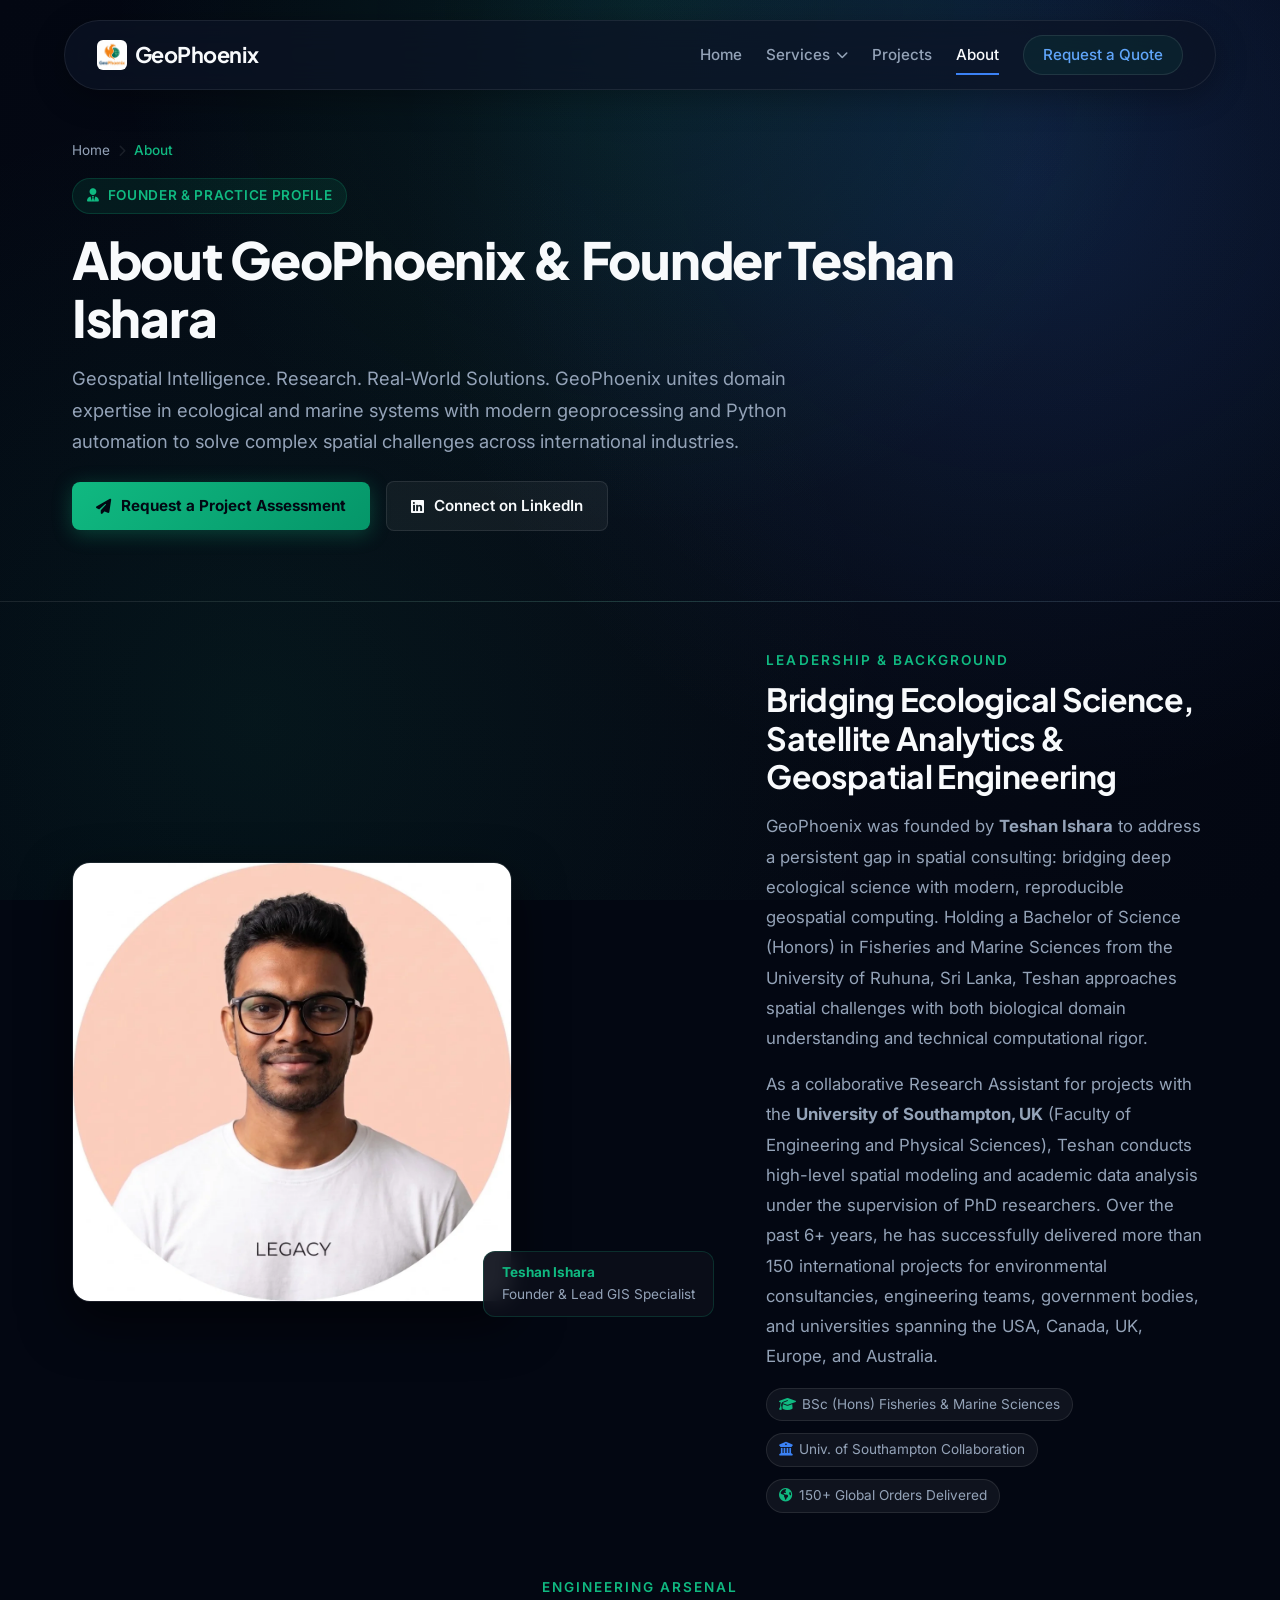
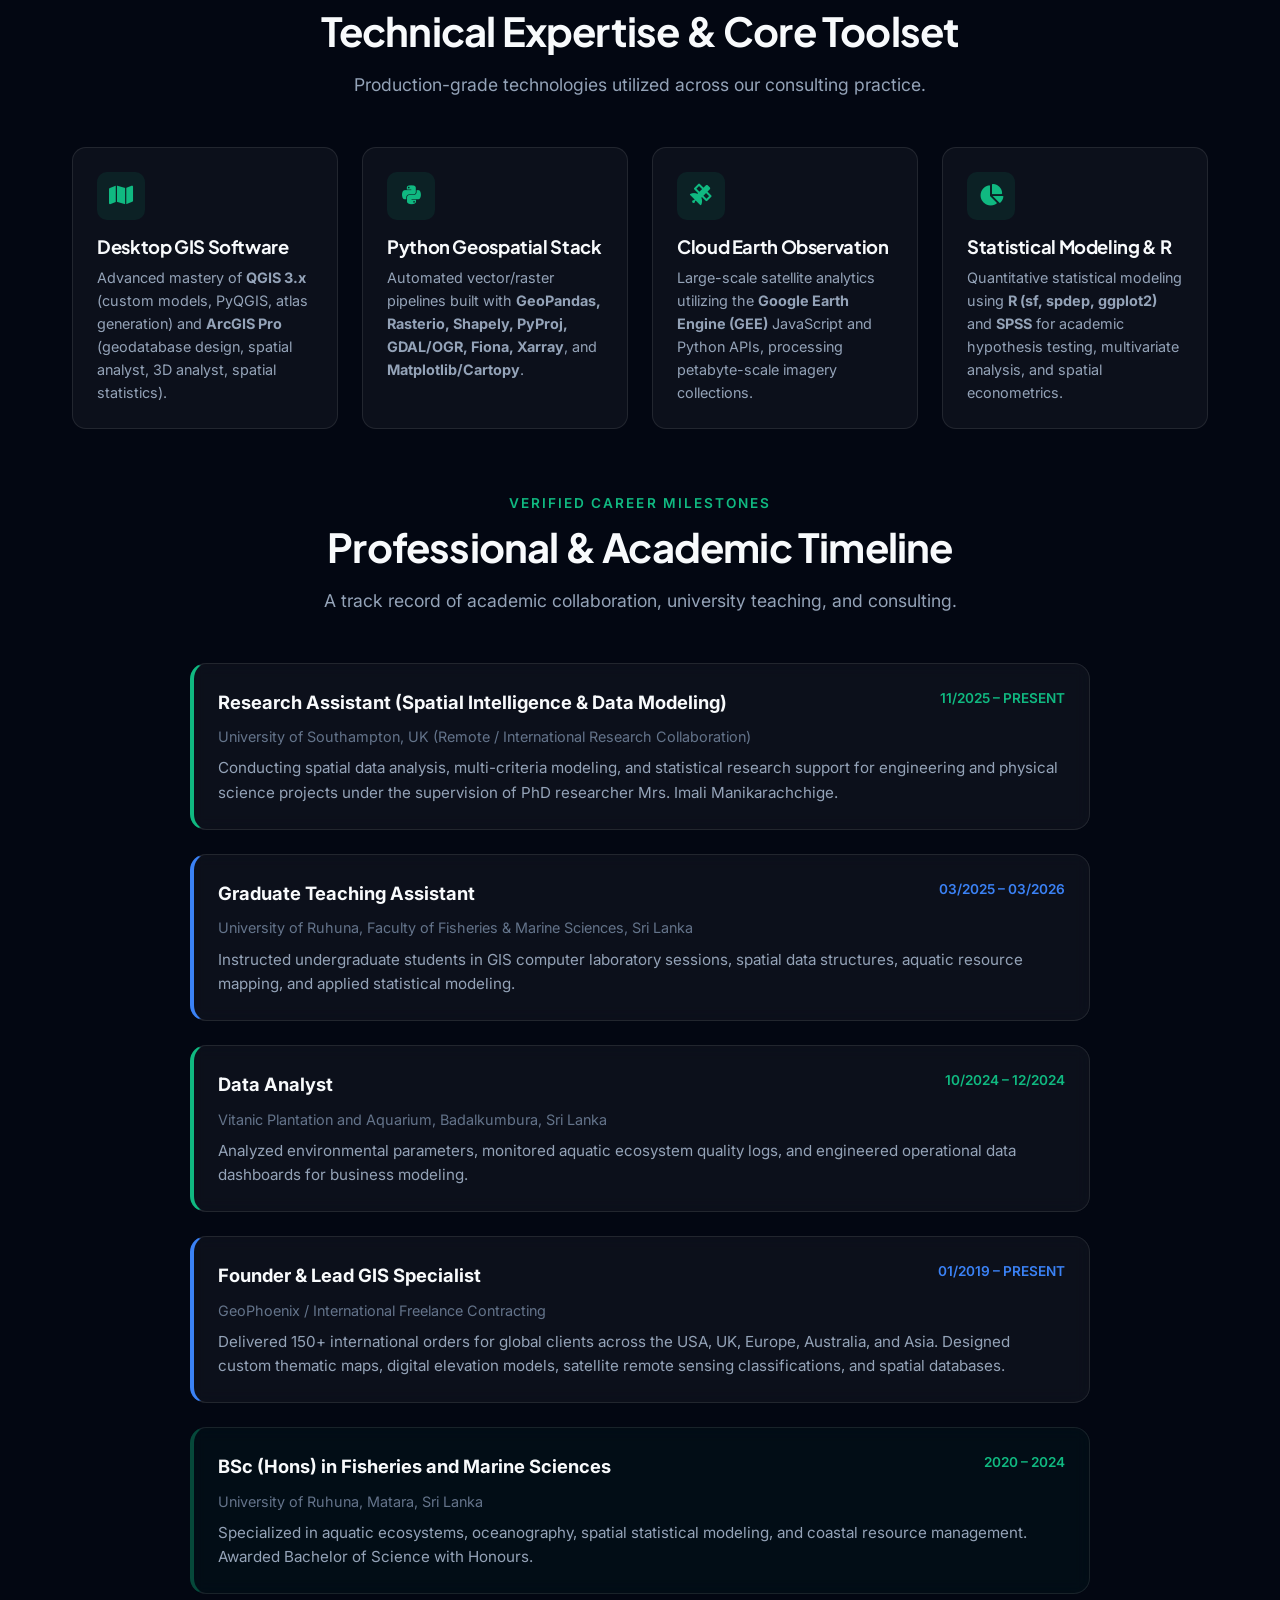
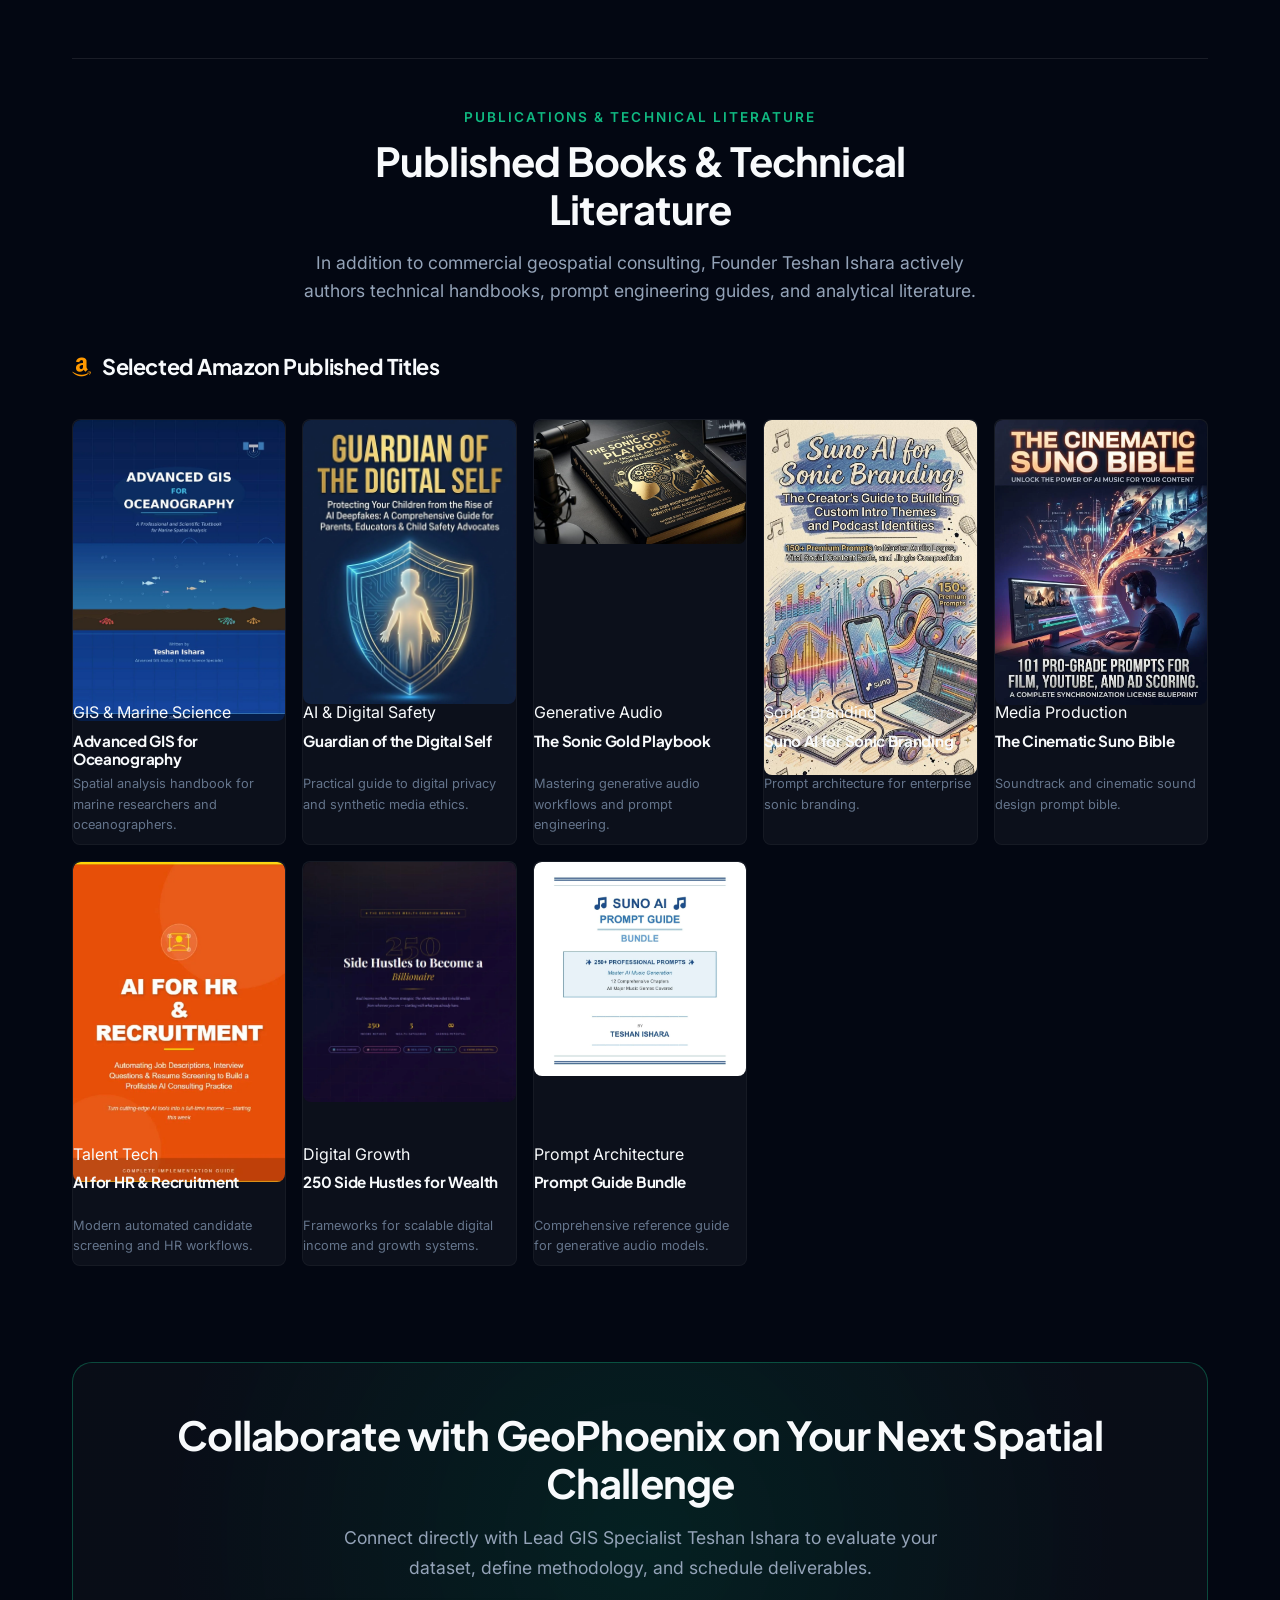
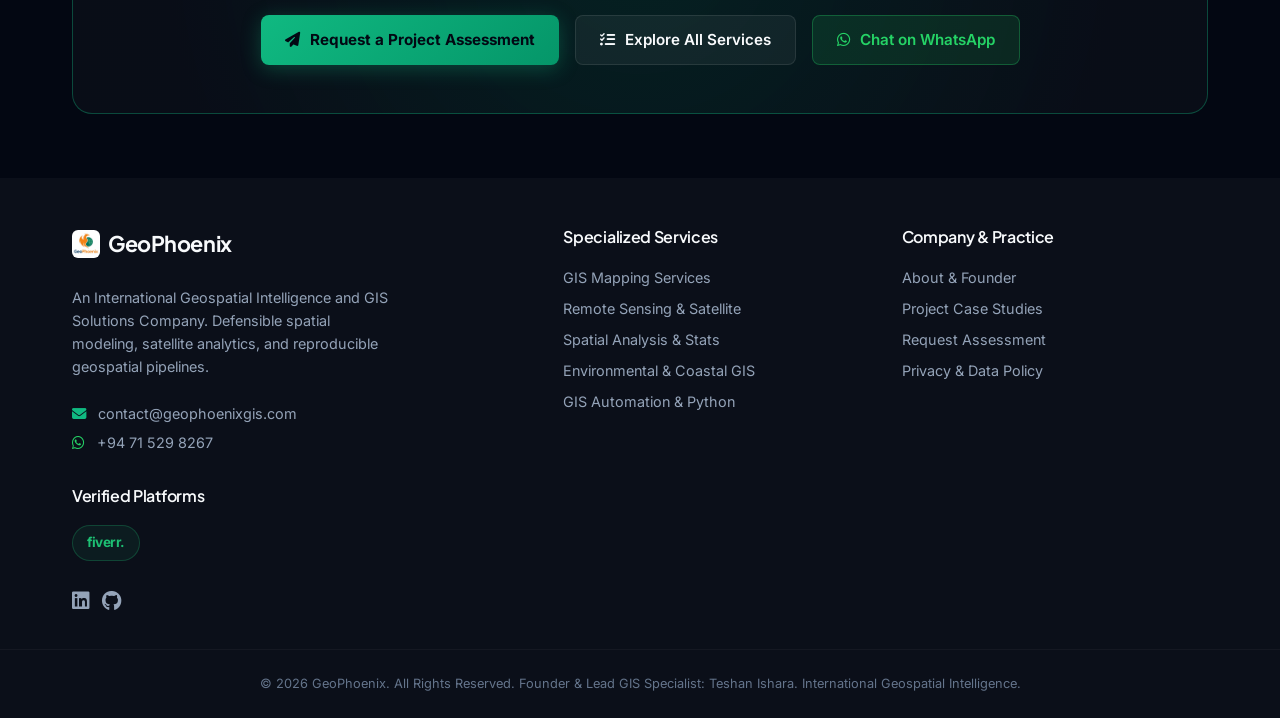
<file: about/index.html>
<!DOCTYPE html>
<html lang="en">
<head>
    <meta charset="UTF-8">
    <meta name="viewport" content="width=device-width, initial-scale=1.0">
    <title>About GeoPhoenix & Founder Teshan Ishara | Lead GIS Specialist</title>
    <meta name="description" content="Learn about GeoPhoenix and Founder Teshan Ishara. BSc (Hons) in Fisheries & Marine Sciences, University of Southampton research collaborator, and Lead GIS Specialist delivering international geospatial intelligence.">
    <meta name="keywords" content="about GeoPhoenix, Teshan Ishara, Lead GIS Specialist, GIS consultant profile, University of Southampton research assistant, marine spatial scientist, QGIS expert, ArcGIS Pro consultant, geospatial intelligence Sri Lanka">
    <meta name="author" content="GeoPhoenix">
    <meta name="robots" content="index, follow">
    <link rel="canonical" href="https://geophoenixgis.com/about/">

    <!-- Open Graph Metadata -->
    <meta property="og:type" content="profile">
    <meta property="og:site_name" content="GeoPhoenix">
    <meta property="og:title" content="About GeoPhoenix & Founder Teshan Ishara | Lead GIS Specialist">
    <meta property="og:description" content="Meet Teshan Ishara, Founder and Lead GIS Specialist at GeoPhoenix. Academic research collaborator, marine scientist, and geospatial data engineer.">
    <meta property="og:image" content="https://geophoenixgis.com/assets/teshan-profile.jpg">
    <meta property="og:url" content="https://geophoenixgis.com/about/">

    <!-- Twitter Card -->
    <meta name="twitter:card" content="summary_large_image">
    <meta name="twitter:title" content="About GeoPhoenix & Founder Teshan Ishara">
    <meta name="twitter:description" content="Geospatial Intelligence. Research. Real-World Solutions.">
    <meta name="twitter:image" content="https://geophoenixgis.com/assets/teshan-profile.jpg">

    <!-- Favicon -->
    <link rel="icon" type="image/jpeg" href="../assets/geophoenix-logo.jpg">

    <!-- Google Fonts & FontAwesome -->
    <link rel="preconnect" href="https://fonts.googleapis.com">
    <link rel="preconnect" href="https://fonts.gstatic.com" crossorigin>
    <link href="https://fonts.googleapis.com/css2?family=Inter:wght@300;400;500;600;700&family=Plus+Jakarta+Sans:wght@400;500;600;700;800&display=swap" rel="stylesheet">
    <link rel="stylesheet" href="https://cdnjs.cloudflare.com/ajax/libs/font-awesome/6.4.0/css/all.min.css">

    <!-- Stylesheets -->
    <link rel="stylesheet" href="../css/variables.css?v=4.0">
    <link rel="stylesheet" href="../css/base.css?v=4.0">
    <link rel="stylesheet" href="../css/portfolio.css?v=4.0">
    <link rel="stylesheet" href="../css/site-enhancements.css?v=4.0">
    <link rel="stylesheet" href="../css/animations.css?v=4.0">

    <!-- Structured Data -->
    <script type="application/ld+json">
    {
      "@context": "https://schema.org",
      "@graph": [
        {
          "@type": "BreadcrumbList",
          "itemListElement": [
            {
              "@type": "ListItem",
              "position": 1,
              "name": "Home",
              "item": "https://geophoenixgis.com/"
            },
            {
              "@type": "ListItem",
              "position": 2,
              "name": "About",
              "item": "https://geophoenixgis.com/about/"
            }
          ]
        },
        {
          "@type": "AboutPage",
          "name": "About GeoPhoenix and Founder Teshan Ishara",
          "url": "https://geophoenixgis.com/about/",
          "mainEntity": {
            "@type": "Person",
            "name": "Teshan Ishara",
            "jobTitle": "Founder & Lead GIS Specialist",
            "worksFor": {
              "@type": "Organization",
              "name": "GeoPhoenix"
            },
            "alumniOf": {
              "@type": "EducationalOrganization",
              "name": "University of Ruhuna"
            },
            "image": "https://geophoenixgis.com/assets/teshan-profile.jpg",
            "sameAs": [
              "https://www.linkedin.com/in/teshan-ishara-80b9bb156",
              "https://github.com/teshanishara",
              "https://www.fiverr.com/s/AyNPwDX"
            ],
            "knowsAbout": [
              "Geographic Information Systems",
              "Satellite Remote Sensing",
              "Spatial Data Science",
              "QGIS",
              "ArcGIS Pro",
              "Python GeoPandas",
              "Coastal Vulnerability Modeling",
              "Marine Spatial Planning",
              "Hydrological Analysis"
            ]
          }
        }
      ]
    }
    </script>
</head>
<body>
    <!-- Header -->
    <header class="header">
        <div class="container nav-container">
            <a href="../" class="logo" style="display: inline-flex; align-items: center; gap: var(--space-2);">
                <img src="../assets/geophoenix-logo.webp" alt="GeoPhoenix Logo" width="30" height="30" decoding="async" style="height: 30px; width: 30px; border-radius: 6px; object-fit: cover;">
                <span class="logo-text">GeoPhoenix</span>
            </a>
            <nav class="nav-links" id="nav-menu">
                <a href="../" class="nav-link">Home</a>
                <div class="nav-item-dropdown">
                    <a href="../services/" class="nav-link has-dropdown">
                        Services <i class="fa-solid fa-chevron-down dropdown-arrow"></i>
                    </a>
                    <div class="nav-dropdown-menu">
                        <a href="../services/gis-mapping/" class="dropdown-item">
                            <i class="fa-solid fa-map-location-dot dropdown-icon"></i>
                            <div class="dropdown-text">
                                <span class="dropdown-title">GIS Mapping Services</span>
                                <span class="dropdown-desc">Thematic & publication cartography</span>
                            </div>
                        </a>
                        <a href="../services/remote-sensing/" class="dropdown-item">
                            <i class="fa-solid fa-satellite dropdown-icon"></i>
                            <div class="dropdown-text">
                                <span class="dropdown-title">Remote Sensing</span>
                                <span class="dropdown-desc">Satellite imagery & change detection</span>
                            </div>
                        </a>
                        <a href="../services/spatial-analysis/" class="dropdown-item">
                            <i class="fa-solid fa-diagram-project dropdown-icon"></i>
                            <div class="dropdown-text">
                                <span class="dropdown-title">Spatial Analysis</span>
                                <span class="dropdown-desc">Geostatistics & hotspot modeling</span>
                            </div>
                        </a>
                        <a href="../services/environmental-gis/" class="dropdown-item">
                            <i class="fa-solid fa-tree dropdown-icon"></i>
                            <div class="dropdown-text">
                                <span class="dropdown-title">Environmental GIS</span>
                                <span class="dropdown-desc">Coastal vulnerability & flood risks</span>
                            </div>
                        </a>
                        <a href="../services/gis-automation/" class="dropdown-item">
                            <i class="fa-solid fa-code dropdown-icon"></i>
                            <div class="dropdown-text">
                                <span class="dropdown-title">GIS Automation</span>
                                <span class="dropdown-desc">Python & Earth Engine workflows</span>
                            </div>
                        </a>
                    </div>
                </div>
                <a href="../projects/" class="nav-link">Projects</a>
                <a href="../about/" class="nav-link active">About</a>
                <a href="../contact/" class="nav-link contact-btn">Request a Quote</a>
            </nav>
            <button class="hamburger-menu" id="hamburger" aria-label="Toggle Navigation Menu">
                <span class="bar"></span>
                <span class="bar"></span>
                <span class="bar"></span>
            </button>
        </div>
    </header>

    <!-- Subpage Hero -->
    <section class="page-hero">
        <div class="container">
            <nav class="breadcrumb-nav" aria-label="Breadcrumb">
                <ol class="breadcrumb-list">
                    <li class="breadcrumb-item"><a href="../">Home</a></li>
                    <li class="breadcrumb-separator"><i class="fa-solid fa-chevron-right"></i></li>
                    <li class="breadcrumb-item active" aria-current="page">About</li>
                </ol>
            </nav>

            <div class="page-hero-content">
                <span class="page-badge"><i class="fa-solid fa-user-tie"></i> Founder & Practice Profile</span>
                <h1 class="page-hero-title">About GeoPhoenix & Founder Teshan Ishara</h1>
                <p class="page-hero-subtitle">
                    Geospatial Intelligence. Research. Real-World Solutions. GeoPhoenix unites domain expertise in ecological and marine systems with modern geoprocessing and Python automation to solve complex spatial challenges across international industries.
                </p>
                <div class="page-hero-actions">
                    <a href="../contact/" class="btn-primary-geo"><i class="fa-solid fa-paper-plane"></i> Request a Project Assessment</a>
                    <a href="https://www.linkedin.com/in/teshan-ishara-80b9bb156" class="btn-secondary-geo" target="_blank" rel="noopener noreferrer"><i class="fa-brands fa-linkedin"></i> Connect on LinkedIn</a>
                </div>
            </div>
        </div>
    </section>

    <!-- Main About Content -->
    <main class="container">
        <!-- Founder Profile Bento Grid -->
        <div class="overview-grid" style="align-items: center; margin-bottom: var(--space-16);">
            <div style="position: relative;">
                <img src="../assets/teshan-profile.webp" alt="Teshan Ishara - Founder & Lead GIS Specialist at GeoPhoenix" width="440" height="440" loading="lazy" decoding="async" style="width: 100%; max-width: 440px; border-radius: 18px; border: 1px solid var(--border-color); box-shadow: 0 20px 50px rgba(0,0,0,0.6);">
                <div style="position: absolute; bottom: -15px; right: 20px; background: rgba(11, 15, 25, 0.92); backdrop-filter: blur(10px); border: 1px solid var(--border-teal); padding: 10px 18px; border-radius: 12px; font-size: 0.85rem;">
                    <span style="color: var(--accent-orange); font-weight: 700; display: block;">Teshan Ishara</span>
                    <span style="color: var(--text-secondary);">Founder & Lead GIS Specialist</span>
                </div>
            </div>

            <div class="overview-text">
                <span class="section-subtitle">Leadership & Background</span>
                <h2>Bridging Ecological Science, Satellite Analytics & Geospatial Engineering</h2>
                <p>
                    GeoPhoenix was founded by <strong>Teshan Ishara</strong> to address a persistent gap in spatial consulting: bridging deep ecological science with modern, reproducible geospatial computing. Holding a Bachelor of Science (Honors) in Fisheries and Marine Sciences from the University of Ruhuna, Sri Lanka, Teshan approaches spatial challenges with both biological domain understanding and technical computational rigor.
                </p>
                <p>
                    As a collaborative Research Assistant for projects with the <strong>University of Southampton, UK</strong> (Faculty of Engineering and Physical Sciences), Teshan conducts high-level spatial modeling and academic data analysis under the supervision of PhD researchers. Over the past 6+ years, he has successfully delivered more than 150 international projects for environmental consultancies, engineering teams, government bodies, and universities spanning the USA, Canada, UK, Europe, and Australia.
                </p>
                <div style="display: flex; flex-wrap: wrap; gap: 12px; margin-top: var(--space-4);">
                    <span class="meta-pill"><i class="fa-solid fa-graduation-cap" style="color: var(--accent-orange);"></i> BSc (Hons) Fisheries & Marine Sciences</span>
                    <span class="meta-pill"><i class="fa-solid fa-building-columns" style="color: var(--accent-emerald);"></i> Univ. of Southampton Collaboration</span>
                    <span class="meta-pill"><i class="fa-solid fa-earth-americas" style="color: var(--accent-orange);"></i> 150+ Global Orders Delivered</span>
                </div>
            </div>
        </div>

        <!-- Technical Capabilities & Toolkit -->
        <section style="margin: var(--space-16) 0;">
            <div class="section-header">
                <span class="section-subtitle">Engineering Arsenal</span>
                <h2 class="section-title">Technical Expertise & Core Toolset</h2>
                <p class="section-desc">Production-grade technologies utilized across our consulting practice.</p>
            </div>

            <div class="capabilities-grid">
                <div class="cap-card">
                    <div class="cap-icon"><i class="fa-solid fa-map"></i></div>
                    <h4>Desktop GIS Software</h4>
                    <p>Advanced mastery of <strong>QGIS 3.x</strong> (custom models, PyQGIS, atlas generation) and <strong>ArcGIS Pro</strong> (geodatabase design, spatial analyst, 3D analyst, spatial statistics).</p>
                </div>
                <div class="cap-card">
                    <div class="cap-icon"><i class="fa-brands fa-python"></i></div>
                    <h4>Python Geospatial Stack</h4>
                    <p>Automated vector/raster pipelines built with <strong>GeoPandas, Rasterio, Shapely, PyProj, GDAL/OGR, Fiona, Xarray</strong>, and <strong>Matplotlib/Cartopy</strong>.</p>
                </div>
                <div class="cap-card">
                    <div class="cap-icon"><i class="fa-solid fa-satellite"></i></div>
                    <h4>Cloud Earth Observation</h4>
                    <p>Large-scale satellite analytics utilizing the <strong>Google Earth Engine (GEE)</strong> JavaScript and Python APIs, processing petabyte-scale imagery collections.</p>
                </div>
                <div class="cap-card">
                    <div class="cap-icon"><i class="fa-solid fa-chart-pie"></i></div>
                    <h4>Statistical Modeling & R</h4>
                    <p>Quantitative statistical modeling using <strong>R (sf, spdep, ggplot2)</strong> and <strong>SPSS</strong> for academic hypothesis testing, multivariate analysis, and spatial econometrics.</p>
                </div>
            </div>
        </section>

        <!-- Professional & Academic Timeline -->
        <section style="margin: var(--space-16) 0;">
            <div class="section-header">
                <span class="section-subtitle">Verified Career Milestones</span>
                <h2 class="section-title">Professional & Academic Timeline</h2>
                <p class="section-desc">A track record of academic collaboration, university teaching, and consulting.</p>
            </div>

            <div style="max-width: 900px; margin: 0 auto; display: flex; flex-direction: column; gap: var(--space-6);">
                
                <!-- Experience Item 1 -->
                <div class="capability-card" style="border-left: 4px solid var(--accent-orange);">
                    <div style="display: flex; justify-content: space-between; flex-wrap: wrap; gap: 8px; margin-bottom: 8px;">
                        <span style="font-weight: 700; font-size: 1.15rem; color: var(--text-primary);">Research Assistant (Spatial Intelligence & Data Modeling)</span>
                        <span style="color: var(--accent-orange); font-size: 0.85rem; font-weight: 600;">11/2025 – PRESENT</span>
                    </div>
                    <span style="color: var(--text-muted); font-size: 0.9rem; display: block; margin-bottom: 8px;">University of Southampton, UK (Remote / International Research Collaboration)</span>
                    <p style="color: var(--text-secondary); font-size: 0.95rem; line-height: 1.6;">
                        Conducting spatial data analysis, multi-criteria modeling, and statistical research support for engineering and physical science projects under the supervision of PhD researcher Mrs. Imali Manikarachchige.
                    </p>
                </div>

                <!-- Experience Item 2 -->
                <div class="capability-card" style="border-left: 4px solid var(--accent-emerald);">
                    <div style="display: flex; justify-content: space-between; flex-wrap: wrap; gap: 8px; margin-bottom: 8px;">
                        <span style="font-weight: 700; font-size: 1.15rem; color: var(--text-primary);">Graduate Teaching Assistant</span>
                        <span style="color: var(--accent-emerald); font-size: 0.85rem; font-weight: 600;">03/2025 – 03/2026</span>
                    </div>
                    <span style="color: var(--text-muted); font-size: 0.9rem; display: block; margin-bottom: 8px;">University of Ruhuna, Faculty of Fisheries & Marine Sciences, Sri Lanka</span>
                    <p style="color: var(--text-secondary); font-size: 0.95rem; line-height: 1.6;">
                        Instructed undergraduate students in GIS computer laboratory sessions, spatial data structures, aquatic resource mapping, and applied statistical modeling.
                    </p>
                </div>

                <!-- Experience Item 3 -->
                <div class="capability-card" style="border-left: 4px solid var(--accent-orange);">
                    <div style="display: flex; justify-content: space-between; flex-wrap: wrap; gap: 8px; margin-bottom: 8px;">
                        <span style="font-weight: 700; font-size: 1.15rem; color: var(--text-primary);">Data Analyst</span>
                        <span style="color: var(--accent-orange); font-size: 0.85rem; font-weight: 600;">10/2024 – 12/2024</span>
                    </div>
                    <span style="color: var(--text-muted); font-size: 0.9rem; display: block; margin-bottom: 8px;">Vitanic Plantation and Aquarium, Badalkumbura, Sri Lanka</span>
                    <p style="color: var(--text-secondary); font-size: 0.95rem; line-height: 1.6;">
                        Analyzed environmental parameters, monitored aquatic ecosystem quality logs, and engineered operational data dashboards for business modeling.
                    </p>
                </div>

                <!-- Experience Item 4 -->
                <div class="capability-card" style="border-left: 4px solid var(--accent-emerald);">
                    <div style="display: flex; justify-content: space-between; flex-wrap: wrap; gap: 8px; margin-bottom: 8px;">
                        <span style="font-weight: 700; font-size: 1.15rem; color: var(--text-primary);">Founder & Lead GIS Specialist</span>
                        <span style="color: var(--accent-emerald); font-size: 0.85rem; font-weight: 600;">01/2019 – PRESENT</span>
                    </div>
                    <span style="color: var(--text-muted); font-size: 0.9rem; display: block; margin-bottom: 8px;">GeoPhoenix / International Freelance Contracting</span>
                    <p style="color: var(--text-secondary); font-size: 0.95rem; line-height: 1.6;">
                        Delivered 150+ international orders for global clients across the USA, UK, Europe, Australia, and Asia. Designed custom thematic maps, digital elevation models, satellite remote sensing classifications, and spatial databases.
                    </p>
                </div>

                <!-- Education Item -->
                <div class="capability-card" style="border-left: 4px solid var(--border-color-strong); background: rgba(16, 185, 129, 0.04);">
                    <div style="display: flex; justify-content: space-between; flex-wrap: wrap; gap: 8px; margin-bottom: 8px;">
                        <span style="font-weight: 700; font-size: 1.15rem; color: var(--text-primary);">BSc (Hons) in Fisheries and Marine Sciences</span>
                        <span style="color: var(--accent-orange); font-size: 0.85rem; font-weight: 600;">2020 – 2024</span>
                    </div>
                    <span style="color: var(--text-muted); font-size: 0.9rem; display: block; margin-bottom: 8px;">University of Ruhuna, Matara, Sri Lanka</span>
                    <p style="color: var(--text-secondary); font-size: 0.95rem; line-height: 1.6;">
                        Specialized in aquatic ecosystems, oceanography, spatial statistical modeling, and coastal resource management. Awarded Bachelor of Science with Honours.
                    </p>
                </div>

            </div>
        </section>

        <!-- Dedicated Section: Published Literature, Books & Academic Contributions -->
        <section style="margin: var(--space-16) 0; padding-top: var(--space-12); border-top: 1px solid var(--border-color);">
            <div class="section-header">
                <span class="section-subtitle">Publications & Technical Literature</span>
                <h2 class="section-title">Published Books & Technical Literature</h2>
                <p class="section-desc">
                    In addition to commercial geospatial consulting, Founder Teshan Ishara actively authors technical handbooks, prompt engineering guides, and analytical literature.
                </p>
            </div>

            <!-- Published Books Showcase -->
            <h3 style="font-size: 1.35rem; margin-bottom: var(--space-6); color: var(--text-primary);"><i class="fa-brands fa-amazon" style="color: #ff9900; margin-right: 8px;"></i> Selected Amazon Published Titles</h3>
            
            <div class="books-slider-container" style="position: relative;">
                <div class="books-grid" style="display: grid; grid-template-columns: repeat(auto-fill, minmax(200px, 1fr)); gap: 16px;">
                    
                    <div class="book-card">
                        <div class="book-cover"><img src="../assets/projects/book-gis-oceanography.webp" alt="Advanced GIS for Oceanography" width="300" height="424" loading="lazy" decoding="async"></div>
                        <div class="book-card-content">
                            <span class="card-badge">GIS & Marine Science</span>
                            <h4 style="font-size: 0.95rem; margin: 6px 0;">Advanced GIS for Oceanography</h4>
                            <p style="font-size: 0.8rem; color: var(--text-muted);">Spatial analysis handbook for marine researchers and oceanographers.</p>
                        </div>
                    </div>

                    <div class="book-card">
                        <div class="book-cover"><img src="../assets/projects/book-deepfakes.webp" alt="Guardian of the Digital Self" width="300" height="400" loading="lazy" decoding="async"></div>
                        <div class="book-card-content">
                            <span class="card-badge">AI & Digital Safety</span>
                            <h4 style="font-size: 0.95rem; margin: 6px 0;">Guardian of the Digital Self</h4>
                            <p style="font-size: 0.8rem; color: var(--text-muted);">Practical guide to digital privacy and synthetic media ethics.</p>
                        </div>
                    </div>

                    <div class="book-card">
                        <div class="book-cover"><img src="../assets/projects/book-sonic-playbook.jpg" alt="The Sonic Gold Playbook" width="300" height="174" loading="lazy" decoding="async"></div>
                        <div class="book-card-content">
                            <span class="card-badge">Generative Audio</span>
                            <h4 style="font-size: 0.95rem; margin: 6px 0;">The Sonic Gold Playbook</h4>
                            <p style="font-size: 0.8rem; color: var(--text-muted);">Mastering generative audio workflows and prompt engineering.</p>
                        </div>
                    </div>

                    <div class="book-card">
                        <div class="book-cover"><img src="../assets/projects/book-sonic-branding.jpg" alt="Suno AI for Sonic Branding" width="300" height="500" loading="lazy" decoding="async"></div>
                        <div class="book-card-content">
                            <span class="card-badge">Sonic Branding</span>
                            <h4 style="font-size: 0.95rem; margin: 6px 0;">Suno AI for Sonic Branding</h4>
                            <p style="font-size: 0.8rem; color: var(--text-muted);">Prompt architecture for enterprise sonic branding.</p>
                        </div>
                    </div>

                    <div class="book-card">
                        <div class="book-cover"><img src="../assets/projects/book-cinematic-suno.webp" alt="The Cinematic Suno Bible" width="300" height="401" loading="lazy" decoding="async"></div>
                        <div class="book-card-content">
                            <span class="card-badge">Media Production</span>
                            <h4 style="font-size: 0.95rem; margin: 6px 0;">The Cinematic Suno Bible</h4>
                            <p style="font-size: 0.8rem; color: var(--text-muted);">Soundtrack and cinematic sound design prompt bible.</p>
                        </div>
                    </div>

                    <div class="book-card">
                        <div class="book-cover"><img src="../assets/projects/book-ai-recruitment.webp" alt="AI for HR and Recruitment" width="300" height="451" loading="lazy" decoding="async"></div>
                        <div class="book-card-content">
                            <span class="card-badge">Talent Tech</span>
                            <h4 style="font-size: 0.95rem; margin: 6px 0;">AI for HR & Recruitment</h4>
                            <p style="font-size: 0.8rem; color: var(--text-muted);">Modern automated candidate screening and HR workflows.</p>
                        </div>
                    </div>

                    <div class="book-card">
                        <div class="book-cover"><img src="../assets/projects/book-billionaire-hustles.webp" alt="250 Side Hustles for Wealth" width="300" height="338" loading="lazy" decoding="async"></div>
                        <div class="book-card-content">
                            <span class="card-badge">Digital Growth</span>
                            <h4 style="font-size: 0.95rem; margin: 6px 0;">250 Side Hustles for Wealth</h4>
                            <p style="font-size: 0.8rem; color: var(--text-muted);">Frameworks for scalable digital income and growth systems.</p>
                        </div>
                    </div>

                    <div class="book-card">
                        <div class="book-cover"><img src="../assets/projects/book-suno-bundle.webp" alt="Suno AI Prompt Guide Bundle" width="300" height="302" loading="lazy" decoding="async"></div>
                        <div class="book-card-content">
                            <span class="card-badge">Prompt Architecture</span>
                            <h4 style="font-size: 0.95rem; margin: 6px 0;">Prompt Guide Bundle</h4>
                            <p style="font-size: 0.8rem; color: var(--text-muted);">Comprehensive reference guide for generative audio models.</p>
                        </div>
                    </div>

                </div>
            </div>
        </section>

        <!-- Final CTA Banner -->
        <section class="cta-banner">
            <h2>Collaborate with GeoPhoenix on Your Next Spatial Challenge</h2>
            <p>
                Connect directly with Lead GIS Specialist Teshan Ishara to evaluate your dataset, define methodology, and schedule deliverables.
            </p>
            <div class="cta-buttons">
                <a href="../contact/" class="btn-primary-geo"><i class="fa-solid fa-paper-plane"></i> Request a Project Assessment</a>
                <a href="../services/" class="btn-secondary-geo"><i class="fa-solid fa-list-check"></i> Explore All Services</a>
                <a href="https://wa.me/94715298267?text=Hi%20Teshan,%20I%20would%20like%20to%20discuss%20a%20GIS%20project." class="btn-whatsapp-geo" target="_blank" rel="noopener noreferrer"><i class="fa-brands fa-whatsapp"></i> Chat on WhatsApp</a>
            </div>
        </section>
    </main>

    <!-- Footer -->
    <footer class="footer">
        <div class="container footer-container">
            <div class="footer-brand">
                <a href="../" class="logo" style="display: inline-flex; align-items: center; gap: var(--space-2); margin-bottom: var(--space-3);">
                    <img src="../assets/geophoenix-logo.webp" alt="GeoPhoenix Logo" width="28" height="28" loading="lazy" decoding="async" style="height: 28px; width: 28px; border-radius: 6px; object-fit: cover;">
                    <span class="logo-text">GeoPhoenix</span>
                </a>
                <p>
                    An International Geospatial Intelligence and GIS Solutions Company. Defensible spatial modeling, satellite analytics, and reproducible geospatial pipelines.
                </p>
                <div style="margin-top: var(--space-3); font-size: 0.9rem; color: var(--text-secondary);">
                    <p><i class="fa-solid fa-envelope" style="color: var(--accent-orange); margin-right: 8px;"></i> <a href="mailto:contact@geophoenixgis.com">contact@geophoenixgis.com</a></p>
                    <p style="margin-top: 6px;"><i class="fa-brands fa-whatsapp" style="color: #25d366; margin-right: 8px;"></i> <a href="https://wa.me/94715298267">+94 71 529 8267</a></p>
                </div>
            </div>

            <div class="footer-links">
                <h4>Specialized Services</h4>
                <a href="../services/gis-mapping/">GIS Mapping Services</a>
                <a href="../services/remote-sensing/">Remote Sensing & Satellite</a>
                <a href="../services/spatial-analysis/">Spatial Analysis & Stats</a>
                <a href="../services/environmental-gis/">Environmental & Coastal GIS</a>
                <a href="../services/gis-automation/">GIS Automation & Python</a>
            </div>

            <div class="footer-links">
                <h4>Company & Practice</h4>
                <a href="../about/">About & Founder</a>
                <a href="../projects/">Project Case Studies</a>
                <a href="../contact/">Request Assessment</a>
                <a href="../privacy-policy/">Privacy & Data Policy</a>
            </div>

            <div class="footer-badges">
                <h4>Verified Platforms</h4>
                <a href="https://www.fiverr.com/s/AyNPwDX" target="_blank" rel="noopener noreferrer" class="fiverr-mini-badge" style="text-decoration: none; display: inline-flex; align-items: center; gap: 8px; background: rgba(29, 191, 115, 0.08); border: 1px solid rgba(29, 191, 115, 0.25); color: #1dbf73; padding: 6px 14px; border-radius: 30px; font-weight: 700; transition: all 0.3s ease;">
                    <span style="letter-spacing: -0.5px;">fiverr.</span>
                </a>
                <div style="display: flex; gap: 12px; margin-top: 16px;">
                    <a href="https://www.linkedin.com/in/teshan-ishara-80b9bb156" target="_blank" rel="noopener noreferrer" style="color: var(--text-secondary); font-size: 1.25rem;"><i class="fa-brands fa-linkedin"></i></a>
                    <a href="https://github.com/teshanishara" target="_blank" rel="noopener noreferrer" style="color: var(--text-secondary); font-size: 1.25rem;"><i class="fa-brands fa-github"></i></a>
                </div>
            </div>
        </div>
        <div class="footer-bottom">
            <p>&copy; 2026 GeoPhoenix. All Rights Reserved. Founder & Lead GIS Specialist: Teshan Ishara. International Geospatial Intelligence.</p>
        </div>
    </footer>

    <!-- Scripts -->
    <script data-cfasync="false" type="module" src="../js/main.js?v=4.0"></script>
</body>
</html>
</file>
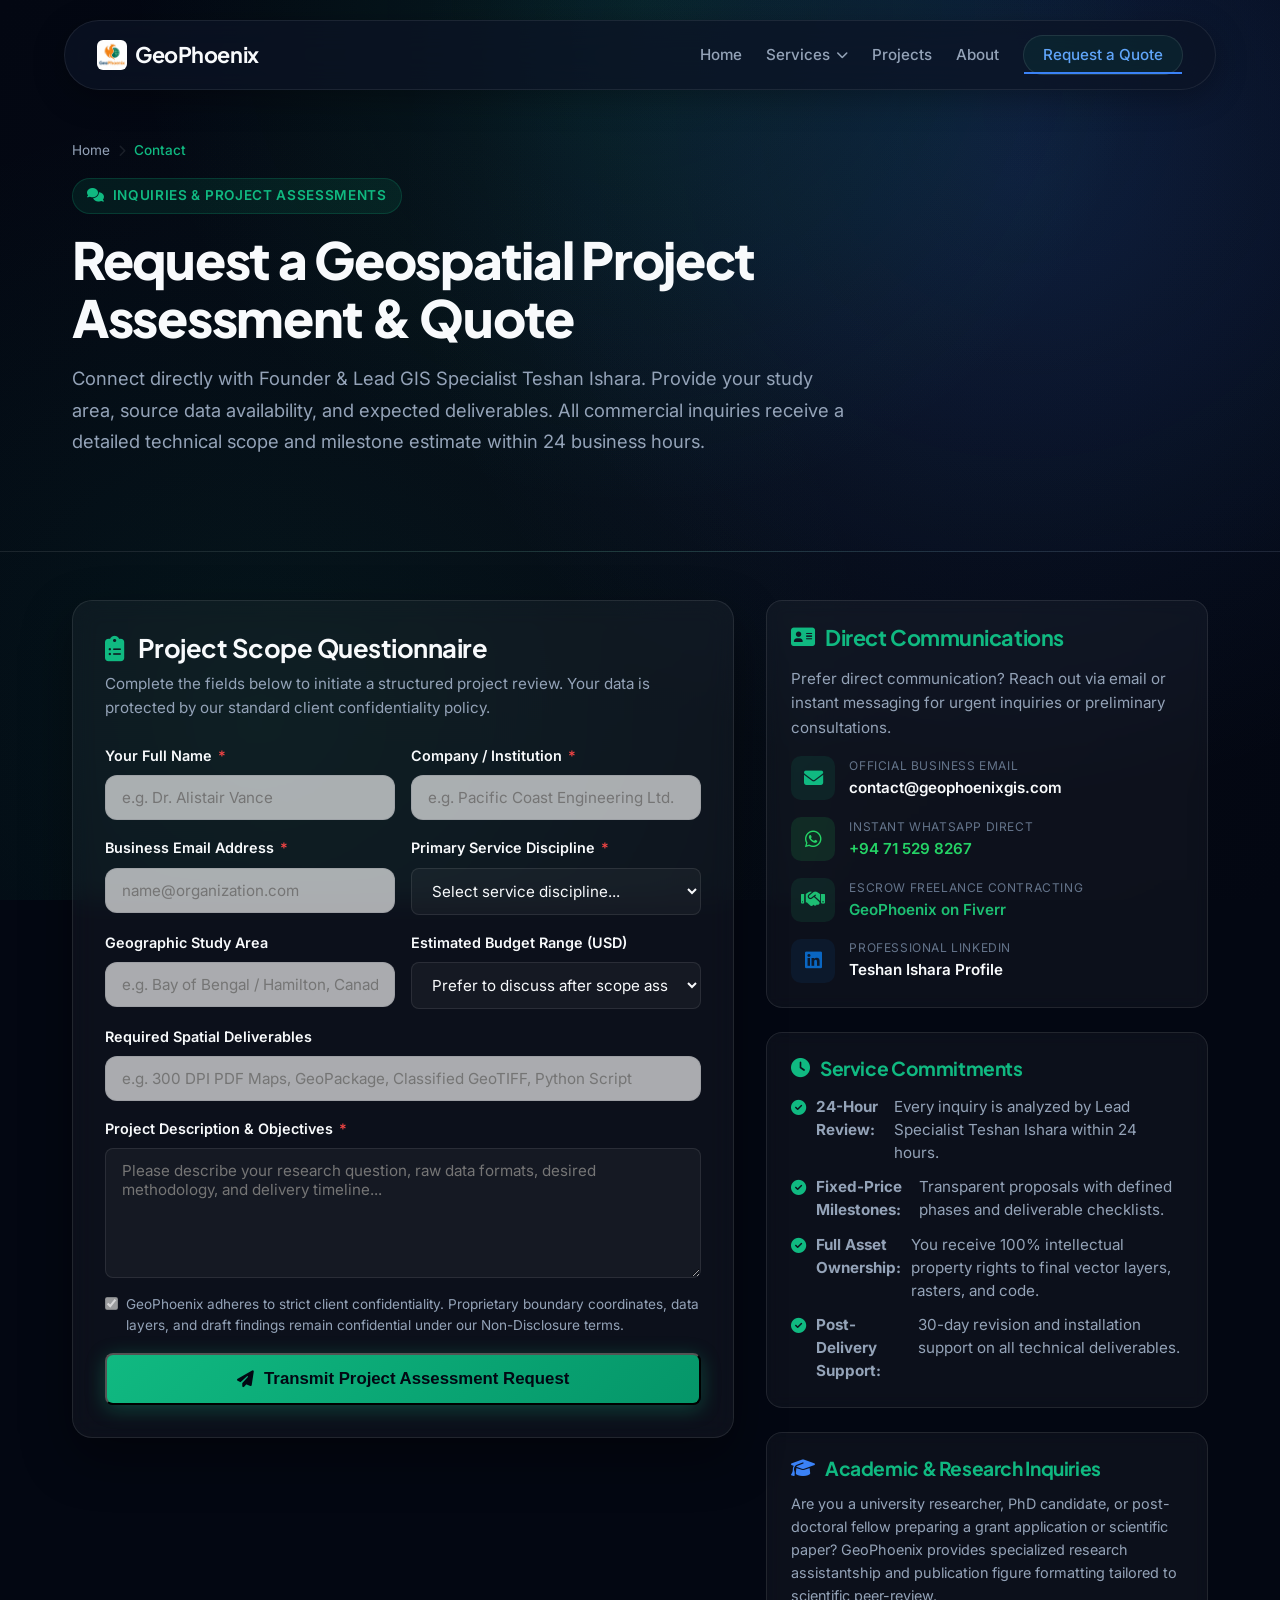
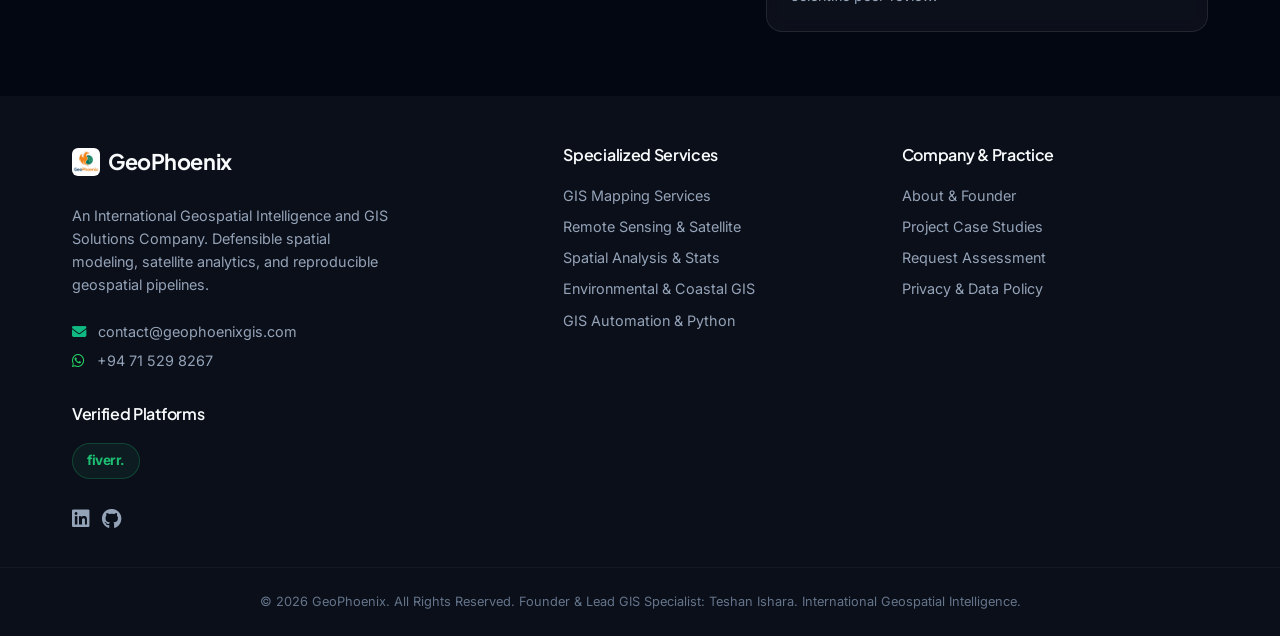
<file: contact/index.html>
<!DOCTYPE html>
<html lang="en">
<head>
    <meta charset="UTF-8">
    <meta name="viewport" content="width=device-width, initial-scale=1.0">
    <title>Contact GeoPhoenix | Request a GIS Project Assessment & Quote</title>
    <meta name="description" content="Request a formal project assessment or GIS quote from GeoPhoenix. Fast response within 24 hours for international mapping, remote sensing, spatial data science, and environmental modeling.">
    <meta name="keywords" content="contact GIS specialist, request GIS quote, GIS project assessment, remote sensing consultant contact, hire QGIS expert, ArcGIS Pro consultant quote, GeoPhoenix contact, Teshan Ishara contact">
    <meta name="author" content="GeoPhoenix">
    <meta name="robots" content="index, follow">
    <link rel="canonical" href="https://geophoenixgis.com/contact/">

    <!-- Open Graph Metadata -->
    <meta property="og:type" content="website">
    <meta property="og:site_name" content="GeoPhoenix">
    <meta property="og:title" content="Contact GeoPhoenix | Request a GIS Project Assessment & Quote">
    <meta property="og:description" content="Submit your spatial data, study area, and deliverable requirements. Guaranteed response within 24 business hours under full client confidentiality.">
    <meta property="og:image" content="https://geophoenixgis.com/assets/geophoenix-logo.jpg">
    <meta property="og:url" content="https://geophoenixgis.com/contact/">

    <!-- Twitter Card -->
    <meta name="twitter:card" content="summary_large_image">
    <meta name="twitter:title" content="Contact GeoPhoenix | Geospatial Project Assessment">
    <meta name="twitter:description" content="Request a technical GIS or remote sensing quote. Direct communication with Lead Specialist Teshan Ishara.">
    <meta name="twitter:image" content="https://geophoenixgis.com/assets/geophoenix-logo.jpg">

    <!-- Favicon -->
    <link rel="icon" type="image/jpeg" href="../assets/geophoenix-logo.jpg">

    <!-- Google Fonts & FontAwesome -->
    <link rel="preconnect" href="https://fonts.googleapis.com">
    <link rel="preconnect" href="https://fonts.gstatic.com" crossorigin>
    <link href="https://fonts.googleapis.com/css2?family=Inter:wght@300;400;500;600;700&family=Plus+Jakarta+Sans:wght@400;500;600;700;800&display=swap" rel="stylesheet">
    <link rel="stylesheet" href="https://cdnjs.cloudflare.com/ajax/libs/font-awesome/6.4.0/css/all.min.css">

    <!-- Stylesheets -->
    <link rel="stylesheet" href="../css/variables.css?v=4.0">
    <link rel="stylesheet" href="../css/base.css?v=4.0">
    <link rel="stylesheet" href="../css/portfolio.css?v=4.0">
    <link rel="stylesheet" href="../css/site-enhancements.css?v=4.0">
    <link rel="stylesheet" href="../css/animations.css?v=4.0">

    <!-- Structured Data -->
    <script type="application/ld+json">
    {
      "@context": "https://schema.org",
      "@graph": [
        {
          "@type": "BreadcrumbList",
          "itemListElement": [
            {
              "@type": "ListItem",
              "position": 1,
              "name": "Home",
              "item": "https://geophoenixgis.com/"
            },
            {
              "@type": "ListItem",
              "position": 2,
              "name": "Contact",
              "item": "https://geophoenixgis.com/contact/"
            }
          ]
        },
        {
          "@type": "ContactPage",
          "name": "Contact GeoPhoenix Geospatial Solutions",
          "description": "Request a project assessment, quote, or research consultation for GIS and remote sensing services.",
          "url": "https://geophoenixgis.com/contact/",
          "mainEntity": {
            "@type": "ProfessionalService",
            "name": "GeoPhoenix",
            "telephone": "+94715298267",
            "email": "contact@geophoenixgis.com",
            "url": "https://geophoenixgis.com/"
          }
        }
      ]
    }
    </script>
</head>
<body>
    <!-- Header -->
    <header class="header">
        <div class="container nav-container">
            <a href="../" class="logo" style="display: inline-flex; align-items: center; gap: var(--space-2);">
                <img src="../assets/geophoenix-logo.webp" alt="GeoPhoenix Logo" width="30" height="30" decoding="async" style="height: 30px; width: 30px; border-radius: 6px; object-fit: cover;">
                <span class="logo-text">GeoPhoenix</span>
            </a>
            <nav class="nav-links" id="nav-menu">
                <a href="../" class="nav-link">Home</a>
                <div class="nav-item-dropdown">
                    <a href="../services/" class="nav-link has-dropdown">
                        Services <i class="fa-solid fa-chevron-down dropdown-arrow"></i>
                    </a>
                    <div class="nav-dropdown-menu">
                        <a href="../services/gis-mapping/" class="dropdown-item">
                            <i class="fa-solid fa-map-location-dot dropdown-icon"></i>
                            <div class="dropdown-text">
                                <span class="dropdown-title">GIS Mapping Services</span>
                                <span class="dropdown-desc">Thematic & publication cartography</span>
                            </div>
                        </a>
                        <a href="../services/remote-sensing/" class="dropdown-item">
                            <i class="fa-solid fa-satellite dropdown-icon"></i>
                            <div class="dropdown-text">
                                <span class="dropdown-title">Remote Sensing</span>
                                <span class="dropdown-desc">Satellite imagery & change detection</span>
                            </div>
                        </a>
                        <a href="../services/spatial-analysis/" class="dropdown-item">
                            <i class="fa-solid fa-diagram-project dropdown-icon"></i>
                            <div class="dropdown-text">
                                <span class="dropdown-title">Spatial Analysis</span>
                                <span class="dropdown-desc">Geostatistics & hotspot modeling</span>
                            </div>
                        </a>
                        <a href="../services/environmental-gis/" class="dropdown-item">
                            <i class="fa-solid fa-tree dropdown-icon"></i>
                            <div class="dropdown-text">
                                <span class="dropdown-title">Environmental GIS</span>
                                <span class="dropdown-desc">Coastal vulnerability & flood risks</span>
                            </div>
                        </a>
                        <a href="../services/gis-automation/" class="dropdown-item">
                            <i class="fa-solid fa-code dropdown-icon"></i>
                            <div class="dropdown-text">
                                <span class="dropdown-title">GIS Automation</span>
                                <span class="dropdown-desc">Python & Earth Engine workflows</span>
                            </div>
                        </a>
                    </div>
                </div>
                <a href="../projects/" class="nav-link">Projects</a>
                <a href="../about/" class="nav-link">About</a>
                <a href="../contact/" class="nav-link contact-btn active">Request a Quote</a>
            </nav>
            <button class="hamburger-menu" id="hamburger" aria-label="Toggle Navigation Menu">
                <span class="bar"></span>
                <span class="bar"></span>
                <span class="bar"></span>
            </button>
        </div>
    </header>

    <!-- Subpage Hero -->
    <section class="page-hero">
        <div class="container">
            <nav class="breadcrumb-nav" aria-label="Breadcrumb">
                <ol class="breadcrumb-list">
                    <li class="breadcrumb-item"><a href="../">Home</a></li>
                    <li class="breadcrumb-separator"><i class="fa-solid fa-chevron-right"></i></li>
                    <li class="breadcrumb-item active" aria-current="page">Contact</li>
                </ol>
            </nav>

            <div class="page-hero-content">
                <span class="page-badge"><i class="fa-solid fa-comments"></i> Inquiries & Project Assessments</span>
                <h1 class="page-hero-title">Request a Geospatial Project Assessment & Quote</h1>
                <p class="page-hero-subtitle">
                    Connect directly with Founder & Lead GIS Specialist Teshan Ishara. Provide your study area, source data availability, and expected deliverables. All commercial inquiries receive a detailed technical scope and milestone estimate within 24 business hours.
                </p>
            </div>
        </div>
    </section>

    <!-- Main Contact & RFQ Form Container -->
    <main class="container" style="margin-bottom: var(--space-16);">
        <div class="overview-grid">
            
            <!-- Left Column: RFQ Form -->
            <div class="rfq-container">
                <h2 style="font-size: 1.6rem; margin-bottom: var(--space-2); color: var(--text-primary);"><i class="fa-solid fa-clipboard-list" style="color: var(--accent-orange); margin-right: 10px;"></i> Project Scope Questionnaire</h2>
                <p style="color: var(--text-secondary); font-size: 0.95rem; margin-bottom: var(--space-6);">
                    Complete the fields below to initiate a structured project review. Your data is protected by our standard client confidentiality policy.
                </p>

                <form class="rfq-form" id="geophoenix-rfq-form" action="https://api.web3forms.com/submit" method="POST">
                    <!-- Web3Forms Public Key & Config -->
                    <input type="hidden" name="access_key" value="d7184f98-2d18-4946-a680-d7847e9d62f9">
                    <input type="hidden" name="subject" value="New GeoPhoenix Project Assessment RFQ">
                    <input type="hidden" name="from_name" value="GeoPhoenix Portal Inquiry">

                    <div class="rfq-grid-2">
                        <div class="form-group">
                            <label for="rfq-name">Your Full Name <span class="req">*</span></label>
                            <input type="text" id="rfq-name" name="client_name" class="form-control" placeholder="e.g. Dr. Alistair Vance" required>
                        </div>
                        <div class="form-group">
                            <label for="rfq-org">Company / Institution <span class="req">*</span></label>
                            <input type="text" id="rfq-org" name="organization" class="form-control" placeholder="e.g. Pacific Coast Engineering Ltd." required>
                        </div>
                    </div>

                    <div class="rfq-grid-2">
                        <div class="form-group">
                            <label for="rfq-email">Business Email Address <span class="req">*</span></label>
                            <input type="email" id="rfq-email" name="client_email" class="form-control" placeholder="name@organization.com" required>
                        </div>
                        <div class="form-group">
                            <label for="rfq-category">Primary Service Discipline <span class="req">*</span></label>
                            <select id="rfq-category" name="service_category" class="form-control" required>
                                <option value="" disabled selected>Select service discipline...</option>
                                <option value="GIS Mapping & Cartography">GIS Mapping & Cartography</option>
                                <option value="Satellite Remote Sensing">Satellite Remote Sensing & LST</option>
                                <option value="Spatial Analysis & Geostatistics">Spatial Analysis & Geostatistics</option>
                                <option value="Environmental & Coastal GIS">Environmental & Coastal GIS</option>
                                <option value="Python GIS Automation">Python GIS Automation</option>
                                <option value="Academic Research Support">Academic & Research Support</option>
                                <option value="Other / Multi-Disciplinary">Other / Multi-Disciplinary Scope</option>
                            </select>
                        </div>
                    </div>

                    <div class="rfq-grid-2">
                        <div class="form-group">
                            <label for="rfq-area">Geographic Study Area</label>
                            <input type="text" id="rfq-area" name="study_area" class="form-control" placeholder="e.g. Bay of Bengal / Hamilton, Canada / Regional Watershed">
                        </div>
                        <div class="form-group">
                            <label for="rfq-budget">Estimated Budget Range (USD)</label>
                            <select id="rfq-budget" name="estimated_budget" class="form-control">
                                <option value="Not Disclosed" selected>Prefer to discuss after scope assessment</option>
                                <option value="Tier 1: Under $250">Standard Task (&lt; $250)</option>
                                <option value="Tier 2: $250 - $1,000">Medium Project ($250 – $1,000)</option>
                                <option value="Tier 3: $1,000 - $3,000">Comprehensive Consulting ($1,000 – $3,000)</option>
                                <option value="Tier 4: $3,000+">Enterprise / Long-Term Retainer ($3,000+)</option>
                            </select>
                        </div>
                    </div>

                    <div class="form-group">
                        <label for="rfq-deliverables">Required Spatial Deliverables</label>
                        <input type="text" id="rfq-deliverables" name="expected_deliverables" class="form-control" placeholder="e.g. 300 DPI PDF Maps, GeoPackage, Classified GeoTIFF, Python Script">
                    </div>

                    <div class="form-group">
                        <label for="rfq-description">Project Description & Objectives <span class="req">*</span></label>
                        <textarea id="rfq-description" name="project_description" class="form-control" placeholder="Please describe your research question, raw data formats, desired methodology, and delivery timeline..." required></textarea>
                    </div>

                    <div style="margin: var(--space-4) 0; font-size: 0.85rem; color: var(--text-muted); display: flex; align-items: flex-start; gap: 8px;">
                        <input type="checkbox" id="nda-agree" checked disabled style="margin-top: 3px;">
                        <label for="nda-agree" style="font-size: 0.85rem; color: var(--text-secondary);">
                            GeoPhoenix adheres to strict client confidentiality. Proprietary boundary coordinates, data layers, and draft findings remain confidential under our Non-Disclosure terms.
                        </label>
                    </div>

                    <button type="submit" class="btn-primary-geo" style="width: 100%; justify-content: center; font-size: 1.05rem; padding: 14px;">
                        <i class="fa-solid fa-paper-plane"></i> Transmit Project Assessment Request
                    </button>

                    <div class="form-status-msg"></div>
                </form>
            </div>

            <!-- Right Column: Direct Contact & Trust Pillars -->
            <div style="display: flex; flex-direction: column; gap: var(--space-6);">
                
                <!-- Direct Contact Card -->
                <div class="capability-card">
                    <h3 style="font-size: 1.35rem; margin-bottom: var(--space-4);"><i class="fa-solid fa-address-card"></i> Direct Communications</h3>
                    <p style="color: var(--text-secondary); font-size: 0.95rem; margin-bottom: var(--space-4);">
                        Prefer direct communication? Reach out via email or instant messaging for urgent inquiries or preliminary consultations.
                    </p>
                    
                    <div style="display: flex; flex-direction: column; gap: 16px;">
                        <div style="display: flex; align-items: center; gap: 14px;">
                            <div style="width: 44px; height: 44px; border-radius: 10px; background: rgba(16, 185, 129, 0.1); display: flex; align-items: center; justify-content: center; color: var(--accent-orange); font-size: 1.2rem;">
                                <i class="fa-solid fa-envelope"></i>
                            </div>
                            <div>
                                <span style="font-size: 0.75rem; text-transform: uppercase; color: var(--text-muted); letter-spacing: 0.05em; display: block;">Official Business Email</span>
                                <a href="mailto:contact@geophoenixgis.com" style="font-weight: 600; color: var(--text-primary); font-size: 0.95rem;">contact@geophoenixgis.com</a>
                            </div>
                        </div>

                        <div style="display: flex; align-items: center; gap: 14px;">
                            <div style="width: 44px; height: 44px; border-radius: 10px; background: rgba(37, 211, 102, 0.12); display: flex; align-items: center; justify-content: center; color: #25d366; font-size: 1.2rem;">
                                <i class="fa-brands fa-whatsapp"></i>
                            </div>
                            <div>
                                <span style="font-size: 0.75rem; text-transform: uppercase; color: var(--text-muted); letter-spacing: 0.05em; display: block;">Instant WhatsApp Direct</span>
                                <a href="https://wa.me/94715298267" target="_blank" rel="noopener noreferrer" style="font-weight: 600; color: #25d366; font-size: 0.95rem;">+94 71 529 8267</a>
                            </div>
                        </div>

                        <div style="display: flex; align-items: center; gap: 14px;">
                            <div style="width: 44px; height: 44px; border-radius: 10px; background: rgba(29, 191, 115, 0.1); display: flex; align-items: center; justify-content: center; color: #1dbf73; font-size: 1.2rem;">
                                <i class="fa-solid fa-handshake"></i>
                            </div>
                            <div>
                                <span style="font-size: 0.75rem; text-transform: uppercase; color: var(--text-muted); letter-spacing: 0.05em; display: block;">Escrow Freelance Contracting</span>
                                <a href="https://www.fiverr.com/s/AyNPwDX" target="_blank" rel="noopener noreferrer" style="font-weight: 600; color: #1dbf73; font-size: 0.95rem;">GeoPhoenix on Fiverr</a>
                            </div>
                        </div>

                        <div style="display: flex; align-items: center; gap: 14px;">
                            <div style="width: 44px; height: 44px; border-radius: 10px; background: rgba(10, 102, 194, 0.1); display: flex; align-items: center; justify-content: center; color: #0a66c2; font-size: 1.2rem;">
                                <i class="fa-brands fa-linkedin"></i>
                            </div>
                            <div>
                                <span style="font-size: 0.75rem; text-transform: uppercase; color: var(--text-muted); letter-spacing: 0.05em; display: block;">Professional LinkedIn</span>
                                <a href="https://www.linkedin.com/in/teshan-ishara-80b9bb156" target="_blank" rel="noopener noreferrer" style="font-weight: 600; color: var(--text-primary); font-size: 0.95rem;">Teshan Ishara Profile</a>
                            </div>
                        </div>
                    </div>
                </div>

                <!-- Commercial Commitments Card -->
                <div class="capability-card">
                    <h3 style="font-size: 1.2rem; margin-bottom: var(--space-4);"><i class="fa-solid fa-clock" style="color: var(--accent-orange);"></i> Service Commitments</h3>
                    <ul class="feature-list">
                        <li class="feature-item"><i class="fa-solid fa-circle-check"></i> <strong>24-Hour Review:</strong> Every inquiry is analyzed by Lead Specialist Teshan Ishara within 24 hours.</li>
                        <li class="feature-item"><i class="fa-solid fa-circle-check"></i> <strong>Fixed-Price Milestones:</strong> Transparent proposals with defined phases and deliverable checklists.</li>
                        <li class="feature-item"><i class="fa-solid fa-circle-check"></i> <strong>Full Asset Ownership:</strong> You receive 100% intellectual property rights to final vector layers, rasters, and code.</li>
                        <li class="feature-item"><i class="fa-solid fa-circle-check"></i> <strong>Post-Delivery Support:</strong> 30-day revision and installation support on all technical deliverables.</li>
                    </ul>
                </div>

                <!-- Academic Collaboration -->
                <div class="capability-card">
                    <h3 style="font-size: 1.2rem; margin-bottom: var(--space-3);"><i class="fa-solid fa-graduation-cap" style="color: var(--accent-emerald);"></i> Academic & Research Inquiries</h3>
                    <p style="color: var(--text-secondary); font-size: 0.9rem; line-height: 1.6;">
                        Are you a university researcher, PhD candidate, or post-doctoral fellow preparing a grant application or scientific paper? GeoPhoenix provides specialized research assistantship and publication figure formatting tailored to scientific peer-review.
                    </p>
                </div>

            </div>

        </div>
    </main>

    <!-- Footer -->
    <footer class="footer">
        <div class="container footer-container">
            <div class="footer-brand">
                <a href="../" class="logo" style="display: inline-flex; align-items: center; gap: var(--space-2); margin-bottom: var(--space-3);">
                    <img src="../assets/geophoenix-logo.webp" alt="GeoPhoenix Logo" width="28" height="28" loading="lazy" decoding="async" style="height: 28px; width: 28px; border-radius: 6px; object-fit: cover;">
                    <span class="logo-text">GeoPhoenix</span>
                </a>
                <p>
                    An International Geospatial Intelligence and GIS Solutions Company. Defensible spatial modeling, satellite analytics, and reproducible geospatial pipelines.
                </p>
                <div style="margin-top: var(--space-3); font-size: 0.9rem; color: var(--text-secondary);">
                    <p><i class="fa-solid fa-envelope" style="color: var(--accent-orange); margin-right: 8px;"></i> <a href="mailto:contact@geophoenixgis.com">contact@geophoenixgis.com</a></p>
                    <p style="margin-top: 6px;"><i class="fa-brands fa-whatsapp" style="color: #25d366; margin-right: 8px;"></i> <a href="https://wa.me/94715298267">+94 71 529 8267</a></p>
                </div>
            </div>

            <div class="footer-links">
                <h4>Specialized Services</h4>
                <a href="../services/gis-mapping/">GIS Mapping Services</a>
                <a href="../services/remote-sensing/">Remote Sensing & Satellite</a>
                <a href="../services/spatial-analysis/">Spatial Analysis & Stats</a>
                <a href="../services/environmental-gis/">Environmental & Coastal GIS</a>
                <a href="../services/gis-automation/">GIS Automation & Python</a>
            </div>

            <div class="footer-links">
                <h4>Company & Practice</h4>
                <a href="../about/">About & Founder</a>
                <a href="../projects/">Project Case Studies</a>
                <a href="../contact/">Request Assessment</a>
                <a href="../privacy-policy/">Privacy & Data Policy</a>
            </div>

            <div class="footer-badges">
                <h4>Verified Platforms</h4>
                <a href="https://www.fiverr.com/s/AyNPwDX" target="_blank" rel="noopener noreferrer" class="fiverr-mini-badge" style="text-decoration: none; display: inline-flex; align-items: center; gap: 8px; background: rgba(29, 191, 115, 0.08); border: 1px solid rgba(29, 191, 115, 0.25); color: #1dbf73; padding: 6px 14px; border-radius: 30px; font-weight: 700; transition: all 0.3s ease;">
                    <span style="letter-spacing: -0.5px;">fiverr.</span>
                </a>
                <div style="display: flex; gap: 12px; margin-top: 16px;">
                    <a href="https://www.linkedin.com/in/teshan-ishara-80b9bb156" target="_blank" rel="noopener noreferrer" style="color: var(--text-secondary); font-size: 1.25rem;"><i class="fa-brands fa-linkedin"></i></a>
                    <a href="https://github.com/teshanishara" target="_blank" rel="noopener noreferrer" style="color: var(--text-secondary); font-size: 1.25rem;"><i class="fa-brands fa-github"></i></a>
                </div>
            </div>
        </div>
        <div class="footer-bottom">
            <p>&copy; 2026 GeoPhoenix. All Rights Reserved. Founder & Lead GIS Specialist: Teshan Ishara. International Geospatial Intelligence.</p>
        </div>
    </footer>

    <!-- Scripts -->
    <script data-cfasync="false" type="module" src="../js/main.js?v=4.0"></script>
</body>
</html>
</file>
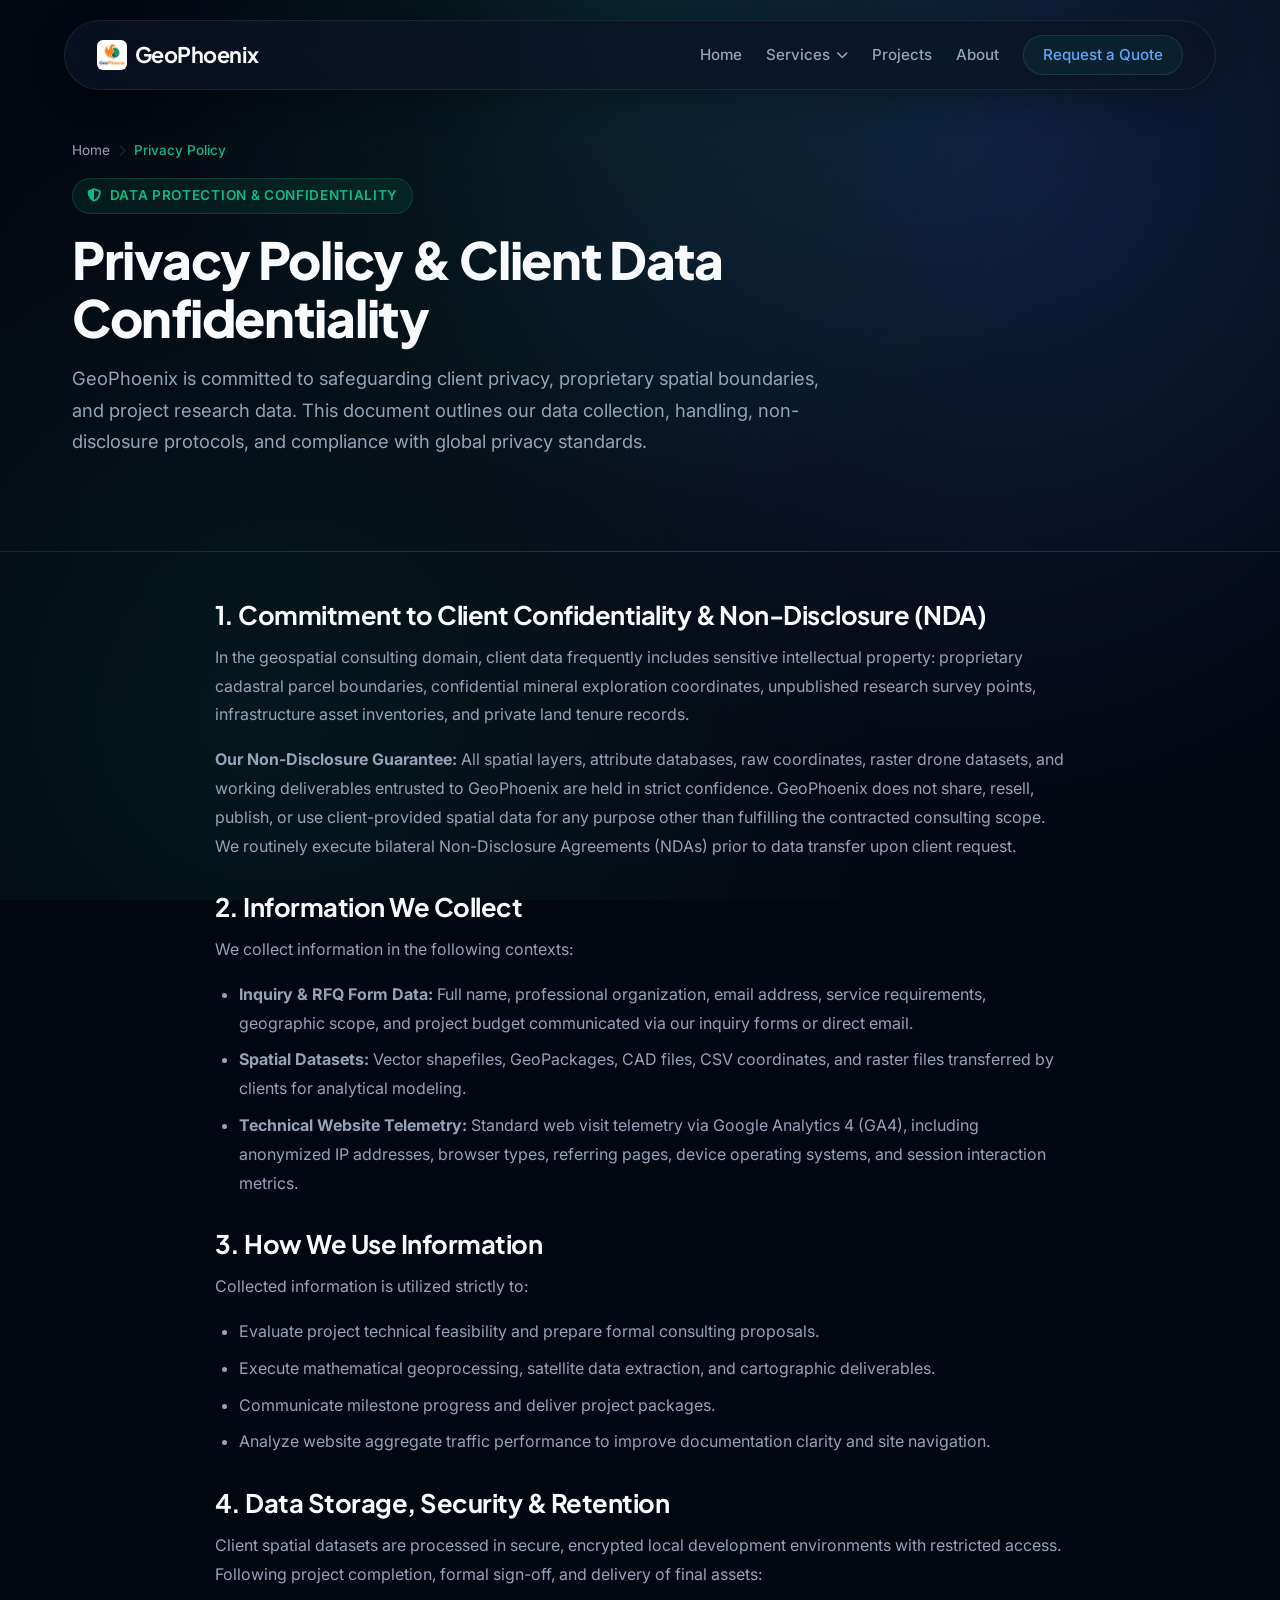
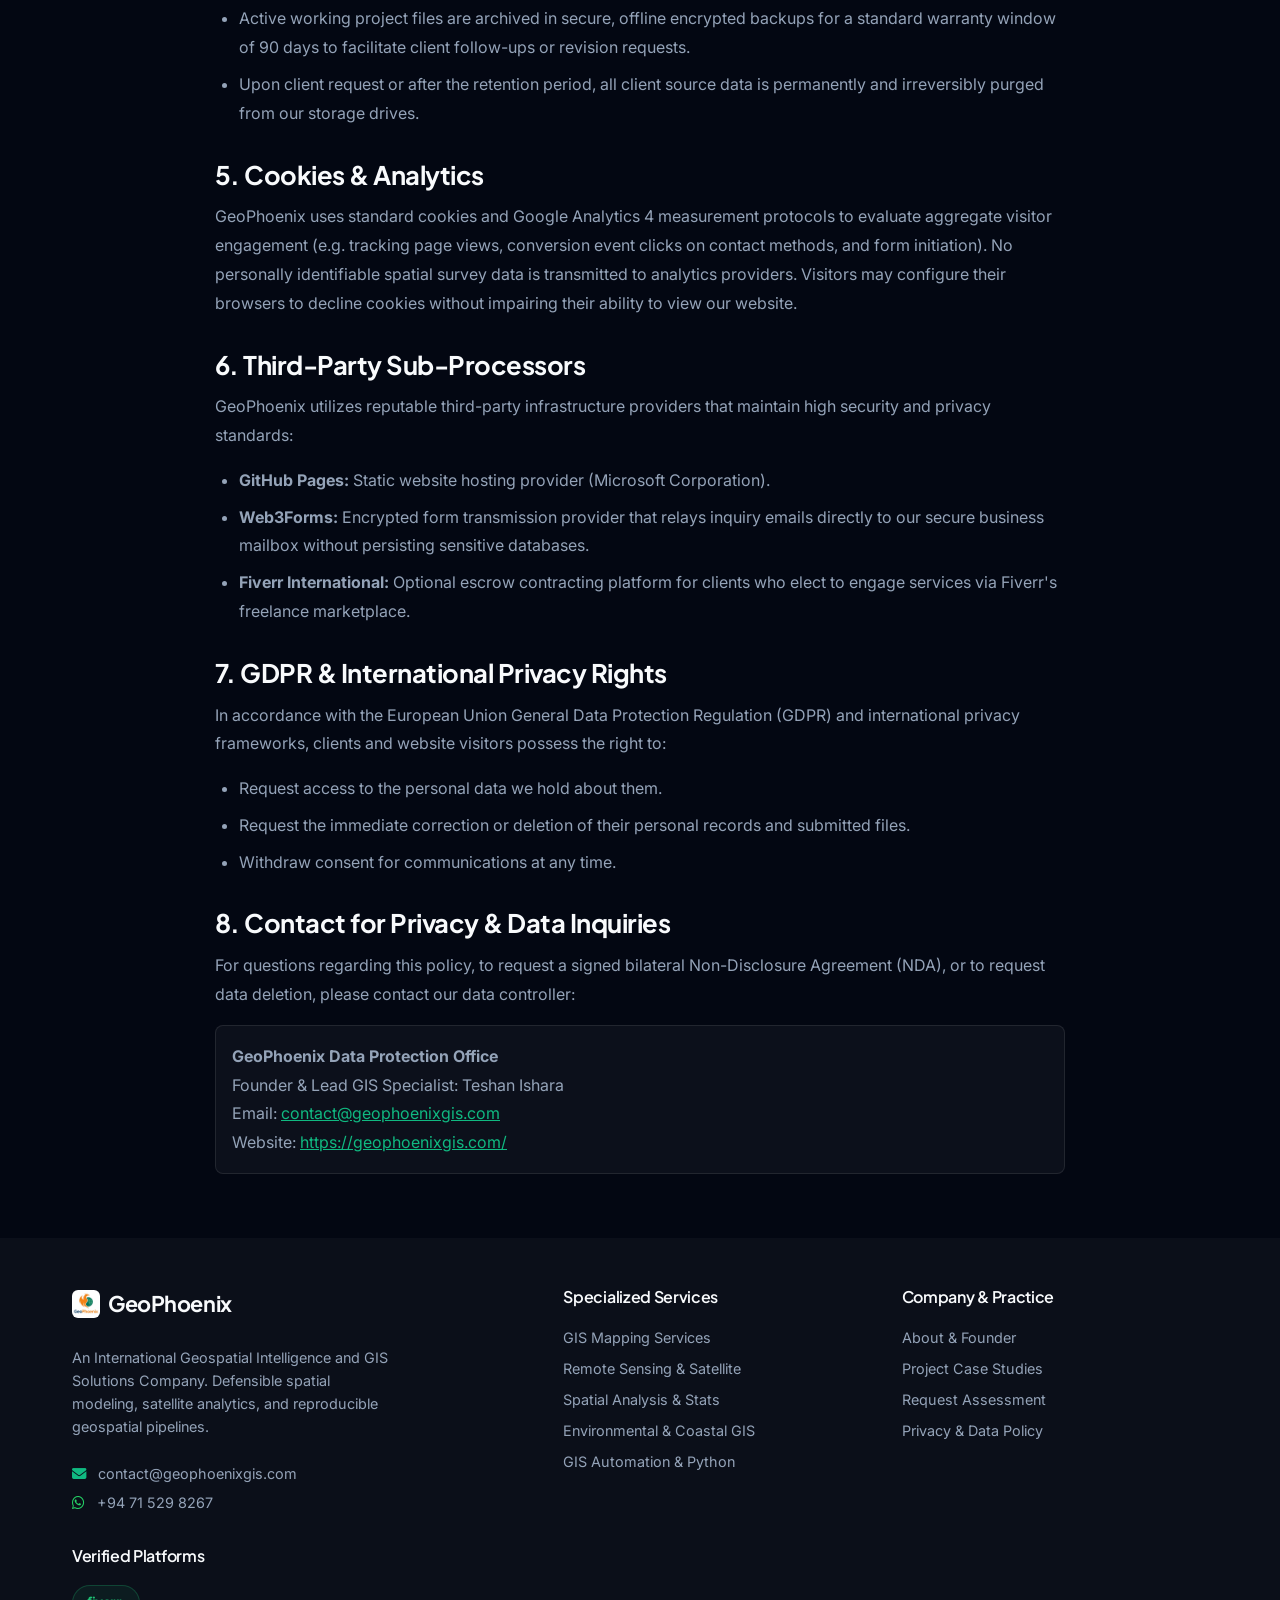
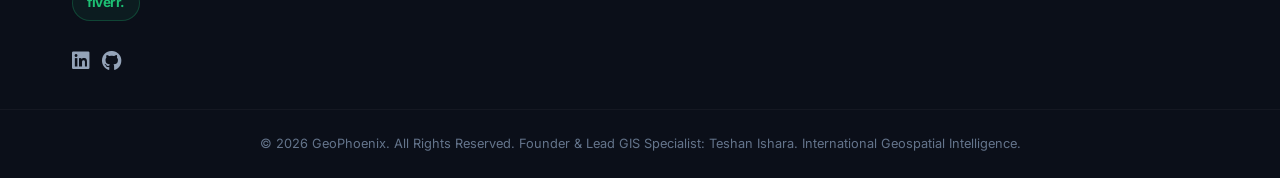
<file: privacy-policy/index.html>
<!DOCTYPE html>
<html lang="en">
<head>
    <meta charset="UTF-8">
    <meta name="viewport" content="width=device-width, initial-scale=1.0">
    <title>Privacy Policy & Client Data Confidentiality | GeoPhoenix</title>
    <meta name="description" content="GeoPhoenix data privacy policy, client dataset non-disclosure terms, GDPR compliance, and protection standards for international GIS and remote sensing consulting.">
    <meta name="keywords" content="GeoPhoenix privacy policy, GIS data confidentiality, client NDA geospatial, GDPR GIS consulting, data protection policy">
    <meta name="author" content="GeoPhoenix">
    <meta name="robots" content="index, follow">
    <link rel="canonical" href="https://geophoenixgis.com/privacy-policy/">

    <!-- Open Graph Metadata -->
    <meta property="og:type" content="website">
    <meta property="og:site_name" content="GeoPhoenix">
    <meta property="og:title" content="Privacy Policy & Client Data Confidentiality | GeoPhoenix">
    <meta property="og:description" content="Our commitment to client confidentiality, proprietary spatial data security, and GDPR compliance.">
    <meta property="og:image" content="https://geophoenixgis.com/assets/geophoenix-logo.jpg">
    <meta property="og:url" content="https://geophoenixgis.com/privacy-policy/">

    <!-- Twitter Card -->
    <meta name="twitter:card" content="summary_large_image">
    <meta name="twitter:title" content="Privacy Policy | GeoPhoenix">
    <meta name="twitter:description" content="Client confidentiality and spatial data protection standards at GeoPhoenix.">
    <meta name="twitter:image" content="https://geophoenixgis.com/assets/geophoenix-logo.jpg">

    <!-- Favicon -->
    <link rel="icon" type="image/jpeg" href="../assets/geophoenix-logo.jpg">

    <!-- Google Fonts & FontAwesome -->
    <link rel="preconnect" href="https://fonts.googleapis.com">
    <link rel="preconnect" href="https://fonts.gstatic.com" crossorigin>
    <link href="https://fonts.googleapis.com/css2?family=Inter:wght@300;400;500;600;700&family=Plus+Jakarta+Sans:wght@400;500;600;700;800&display=swap" rel="stylesheet">
    <link rel="stylesheet" href="https://cdnjs.cloudflare.com/ajax/libs/font-awesome/6.4.0/css/all.min.css">

    <!-- Stylesheets -->
    <link rel="stylesheet" href="../css/variables.css?v=4.0">
    <link rel="stylesheet" href="../css/base.css?v=4.0">
    <link rel="stylesheet" href="../css/portfolio.css?v=4.0">
    <link rel="stylesheet" href="../css/site-enhancements.css?v=4.0">
    <link rel="stylesheet" href="../css/animations.css?v=4.0">

    <!-- Structured Data -->
    <script type="application/ld+json">
    {
      "@context": "https://schema.org",
      "@graph": [
        {
          "@type": "BreadcrumbList",
          "itemListElement": [
            {
              "@type": "ListItem",
              "position": 1,
              "name": "Home",
              "item": "https://geophoenixgis.com/"
            },
            {
              "@type": "ListItem",
              "position": 2,
              "name": "Privacy Policy",
              "item": "https://geophoenixgis.com/privacy-policy/"
            }
          ]
        }
      ]
    }
    </script>
</head>
<body>
    <!-- Header -->
    <header class="header">
        <div class="container nav-container">
            <a href="../" class="logo" style="display: inline-flex; align-items: center; gap: var(--space-2);">
                <img src="../assets/geophoenix-logo.webp" alt="GeoPhoenix Logo" width="30" height="30" decoding="async" style="height: 30px; width: 30px; border-radius: 6px; object-fit: cover;">
                <span class="logo-text">GeoPhoenix</span>
            </a>
            <nav class="nav-links" id="nav-menu">
                <a href="../" class="nav-link">Home</a>
                <div class="nav-item-dropdown">
                    <a href="../services/" class="nav-link has-dropdown">
                        Services <i class="fa-solid fa-chevron-down dropdown-arrow"></i>
                    </a>
                    <div class="nav-dropdown-menu">
                        <a href="../services/gis-mapping/" class="dropdown-item">
                            <i class="fa-solid fa-map-location-dot dropdown-icon"></i>
                            <div class="dropdown-text">
                                <span class="dropdown-title">GIS Mapping Services</span>
                                <span class="dropdown-desc">Thematic & publication cartography</span>
                            </div>
                        </a>
                        <a href="../services/remote-sensing/" class="dropdown-item">
                            <i class="fa-solid fa-satellite dropdown-icon"></i>
                            <div class="dropdown-text">
                                <span class="dropdown-title">Remote Sensing</span>
                                <span class="dropdown-desc">Satellite imagery & change detection</span>
                            </div>
                        </a>
                        <a href="../services/spatial-analysis/" class="dropdown-item">
                            <i class="fa-solid fa-diagram-project dropdown-icon"></i>
                            <div class="dropdown-text">
                                <span class="dropdown-title">Spatial Analysis</span>
                                <span class="dropdown-desc">Geostatistics & hotspot modeling</span>
                            </div>
                        </a>
                        <a href="../services/environmental-gis/" class="dropdown-item">
                            <i class="fa-solid fa-tree dropdown-icon"></i>
                            <div class="dropdown-text">
                                <span class="dropdown-title">Environmental GIS</span>
                                <span class="dropdown-desc">Coastal vulnerability & flood risks</span>
                            </div>
                        </a>
                        <a href="../services/gis-automation/" class="dropdown-item">
                            <i class="fa-solid fa-code dropdown-icon"></i>
                            <div class="dropdown-text">
                                <span class="dropdown-title">GIS Automation</span>
                                <span class="dropdown-desc">Python & Earth Engine workflows</span>
                            </div>
                        </a>
                    </div>
                </div>
                <a href="../projects/" class="nav-link">Projects</a>
                <a href="../about/" class="nav-link">About</a>
                <a href="../contact/" class="nav-link contact-btn">Request a Quote</a>
            </nav>
            <button class="hamburger-menu" id="hamburger" aria-label="Toggle Navigation Menu">
                <span class="bar"></span>
                <span class="bar"></span>
                <span class="bar"></span>
            </button>
        </div>
    </header>

    <!-- Subpage Hero -->
    <section class="page-hero">
        <div class="container">
            <nav class="breadcrumb-nav" aria-label="Breadcrumb">
                <ol class="breadcrumb-list">
                    <li class="breadcrumb-item"><a href="../">Home</a></li>
                    <li class="breadcrumb-separator"><i class="fa-solid fa-chevron-right"></i></li>
                    <li class="breadcrumb-item active" aria-current="page">Privacy Policy</li>
                </ol>
            </nav>

            <div class="page-hero-content">
                <span class="page-badge"><i class="fa-solid fa-shield-halved"></i> Data Protection & Confidentiality</span>
                <h1 class="page-hero-title">Privacy Policy & Client Data Confidentiality</h1>
                <p class="page-hero-subtitle">
                    GeoPhoenix is committed to safeguarding client privacy, proprietary spatial boundaries, and project research data. This document outlines our data collection, handling, non-disclosure protocols, and compliance with global privacy standards.
                </p>
            </div>
        </div>
    </section>

    <!-- Privacy Legal Content -->
    <main class="container" style="margin-bottom: var(--space-16);">
        <div class="legal-content">
            
            <h2>1. Commitment to Client Confidentiality & Non-Disclosure (NDA)</h2>
            <p>
                In the geospatial consulting domain, client data frequently includes sensitive intellectual property: proprietary cadastral parcel boundaries, confidential mineral exploration coordinates, unpublished research survey points, infrastructure asset inventories, and private land tenure records.
            </p>
            <p>
                <strong>Our Non-Disclosure Guarantee:</strong> All spatial layers, attribute databases, raw coordinates, raster drone datasets, and working deliverables entrusted to GeoPhoenix are held in strict confidence. GeoPhoenix does not share, resell, publish, or use client-provided spatial data for any purpose other than fulfilling the contracted consulting scope. We routinely execute bilateral Non-Disclosure Agreements (NDAs) prior to data transfer upon client request.
            </p>

            <h2>2. Information We Collect</h2>
            <p>We collect information in the following contexts:</p>
            <ul>
                <li><strong>Inquiry & RFQ Form Data:</strong> Full name, professional organization, email address, service requirements, geographic scope, and project budget communicated via our inquiry forms or direct email.</li>
                <li><strong>Spatial Datasets:</strong> Vector shapefiles, GeoPackages, CAD files, CSV coordinates, and raster files transferred by clients for analytical modeling.</li>
                <li><strong>Technical Website Telemetry:</strong> Standard web visit telemetry via Google Analytics 4 (GA4), including anonymized IP addresses, browser types, referring pages, device operating systems, and session interaction metrics.</li>
            </ul>

            <h2>3. How We Use Information</h2>
            <p>Collected information is utilized strictly to:</p>
            <ul>
                <li>Evaluate project technical feasibility and prepare formal consulting proposals.</li>
                <li>Execute mathematical geoprocessing, satellite data extraction, and cartographic deliverables.</li>
                <li>Communicate milestone progress and deliver project packages.</li>
                <li>Analyze website aggregate traffic performance to improve documentation clarity and site navigation.</li>
            </ul>

            <h2>4. Data Storage, Security & Retention</h2>
            <p>
                Client spatial datasets are processed in secure, encrypted local development environments with restricted access. Following project completion, formal sign-off, and delivery of final assets:
            </p>
            <ul>
                <li>Active working project files are archived in secure, offline encrypted backups for a standard warranty window of 90 days to facilitate client follow-ups or revision requests.</li>
                <li>Upon client request or after the retention period, all client source data is permanently and irreversibly purged from our storage drives.</li>
            </ul>

            <h2>5. Cookies & Analytics</h2>
            <p>
                GeoPhoenix uses standard cookies and Google Analytics 4 measurement protocols to evaluate aggregate visitor engagement (e.g. tracking page views, conversion event clicks on contact methods, and form initiation). No personally identifiable spatial survey data is transmitted to analytics providers. Visitors may configure their browsers to decline cookies without impairing their ability to view our website.
            </p>

            <h2>6. Third-Party Sub-Processors</h2>
            <p>
                GeoPhoenix utilizes reputable third-party infrastructure providers that maintain high security and privacy standards:
            </p>
            <ul>
                <li><strong>GitHub Pages:</strong> Static website hosting provider (Microsoft Corporation).</li>
                <li><strong>Web3Forms:</strong> Encrypted form transmission provider that relays inquiry emails directly to our secure business mailbox without persisting sensitive databases.</li>
                <li><strong>Fiverr International:</strong> Optional escrow contracting platform for clients who elect to engage services via Fiverr's freelance marketplace.</li>
            </ul>

            <h2>7. GDPR & International Privacy Rights</h2>
            <p>
                In accordance with the European Union General Data Protection Regulation (GDPR) and international privacy frameworks, clients and website visitors possess the right to:
            </p>
            <ul>
                <li>Request access to the personal data we hold about them.</li>
                <li>Request the immediate correction or deletion of their personal records and submitted files.</li>
                <li>Withdraw consent for communications at any time.</li>
            </ul>

            <h2>8. Contact for Privacy & Data Inquiries</h2>
            <p>
                For questions regarding this policy, to request a signed bilateral Non-Disclosure Agreement (NDA), or to request data deletion, please contact our data controller:
            </p>
            <p style="background: var(--bg-card); border: 1px solid var(--border-color); border-radius: 8px; padding: 16px; margin-top: 12px;">
                <strong>GeoPhoenix Data Protection Office</strong><br>
                Founder & Lead GIS Specialist: Teshan Ishara<br>
                Email: <a href="mailto:contact@geophoenixgis.com" style="color: var(--accent-orange); text-decoration: underline;">contact@geophoenixgis.com</a><br>
                Website: <a href="https://geophoenixgis.com/" style="color: var(--accent-orange); text-decoration: underline;">https://geophoenixgis.com/</a>
            </p>

        </div>
    </main>

    <!-- Footer -->
    <footer class="footer">
        <div class="container footer-container">
            <div class="footer-brand">
                <a href="../" class="logo" style="display: inline-flex; align-items: center; gap: var(--space-2); margin-bottom: var(--space-3);">
                    <img src="../assets/geophoenix-logo.webp" alt="GeoPhoenix Logo" width="28" height="28" loading="lazy" decoding="async" style="height: 28px; width: 28px; border-radius: 6px; object-fit: cover;">
                    <span class="logo-text">GeoPhoenix</span>
                </a>
                <p>
                    An International Geospatial Intelligence and GIS Solutions Company. Defensible spatial modeling, satellite analytics, and reproducible geospatial pipelines.
                </p>
                <div style="margin-top: var(--space-3); font-size: 0.9rem; color: var(--text-secondary);">
                    <p><i class="fa-solid fa-envelope" style="color: var(--accent-orange); margin-right: 8px;"></i> <a href="mailto:contact@geophoenixgis.com">contact@geophoenixgis.com</a></p>
                    <p style="margin-top: 6px;"><i class="fa-brands fa-whatsapp" style="color: #25d366; margin-right: 8px;"></i> <a href="https://wa.me/94715298267">+94 71 529 8267</a></p>
                </div>
            </div>

            <div class="footer-links">
                <h4>Specialized Services</h4>
                <a href="../services/gis-mapping/">GIS Mapping Services</a>
                <a href="../services/remote-sensing/">Remote Sensing & Satellite</a>
                <a href="../services/spatial-analysis/">Spatial Analysis & Stats</a>
                <a href="../services/environmental-gis/">Environmental & Coastal GIS</a>
                <a href="../services/gis-automation/">GIS Automation & Python</a>
            </div>

            <div class="footer-links">
                <h4>Company & Practice</h4>
                <a href="../about/">About & Founder</a>
                <a href="../projects/">Project Case Studies</a>
                <a href="../contact/">Request Assessment</a>
                <a href="../privacy-policy/">Privacy & Data Policy</a>
            </div>

            <div class="footer-badges">
                <h4>Verified Platforms</h4>
                <a href="https://www.fiverr.com/s/AyNPwDX" target="_blank" rel="noopener noreferrer" class="fiverr-mini-badge" style="text-decoration: none; display: inline-flex; align-items: center; gap: 8px; background: rgba(29, 191, 115, 0.08); border: 1px solid rgba(29, 191, 115, 0.25); color: #1dbf73; padding: 6px 14px; border-radius: 30px; font-weight: 700; transition: all 0.3s ease;">
                    <span style="letter-spacing: -0.5px;">fiverr.</span>
                </a>
                <div style="display: flex; gap: 12px; margin-top: 16px;">
                    <a href="https://www.linkedin.com/in/teshan-ishara-80b9bb156" target="_blank" rel="noopener noreferrer" style="color: var(--text-secondary); font-size: 1.25rem;"><i class="fa-brands fa-linkedin"></i></a>
                    <a href="https://github.com/teshanishara" target="_blank" rel="noopener noreferrer" style="color: var(--text-secondary); font-size: 1.25rem;"><i class="fa-brands fa-github"></i></a>
                </div>
            </div>
        </div>
        <div class="footer-bottom">
            <p>&copy; 2026 GeoPhoenix. All Rights Reserved. Founder & Lead GIS Specialist: Teshan Ishara. International Geospatial Intelligence.</p>
        </div>
    </footer>

    <!-- Scripts -->
    <script data-cfasync="false" type="module" src="../js/main.js?v=4.0"></script>
</body>
</html>
</file>
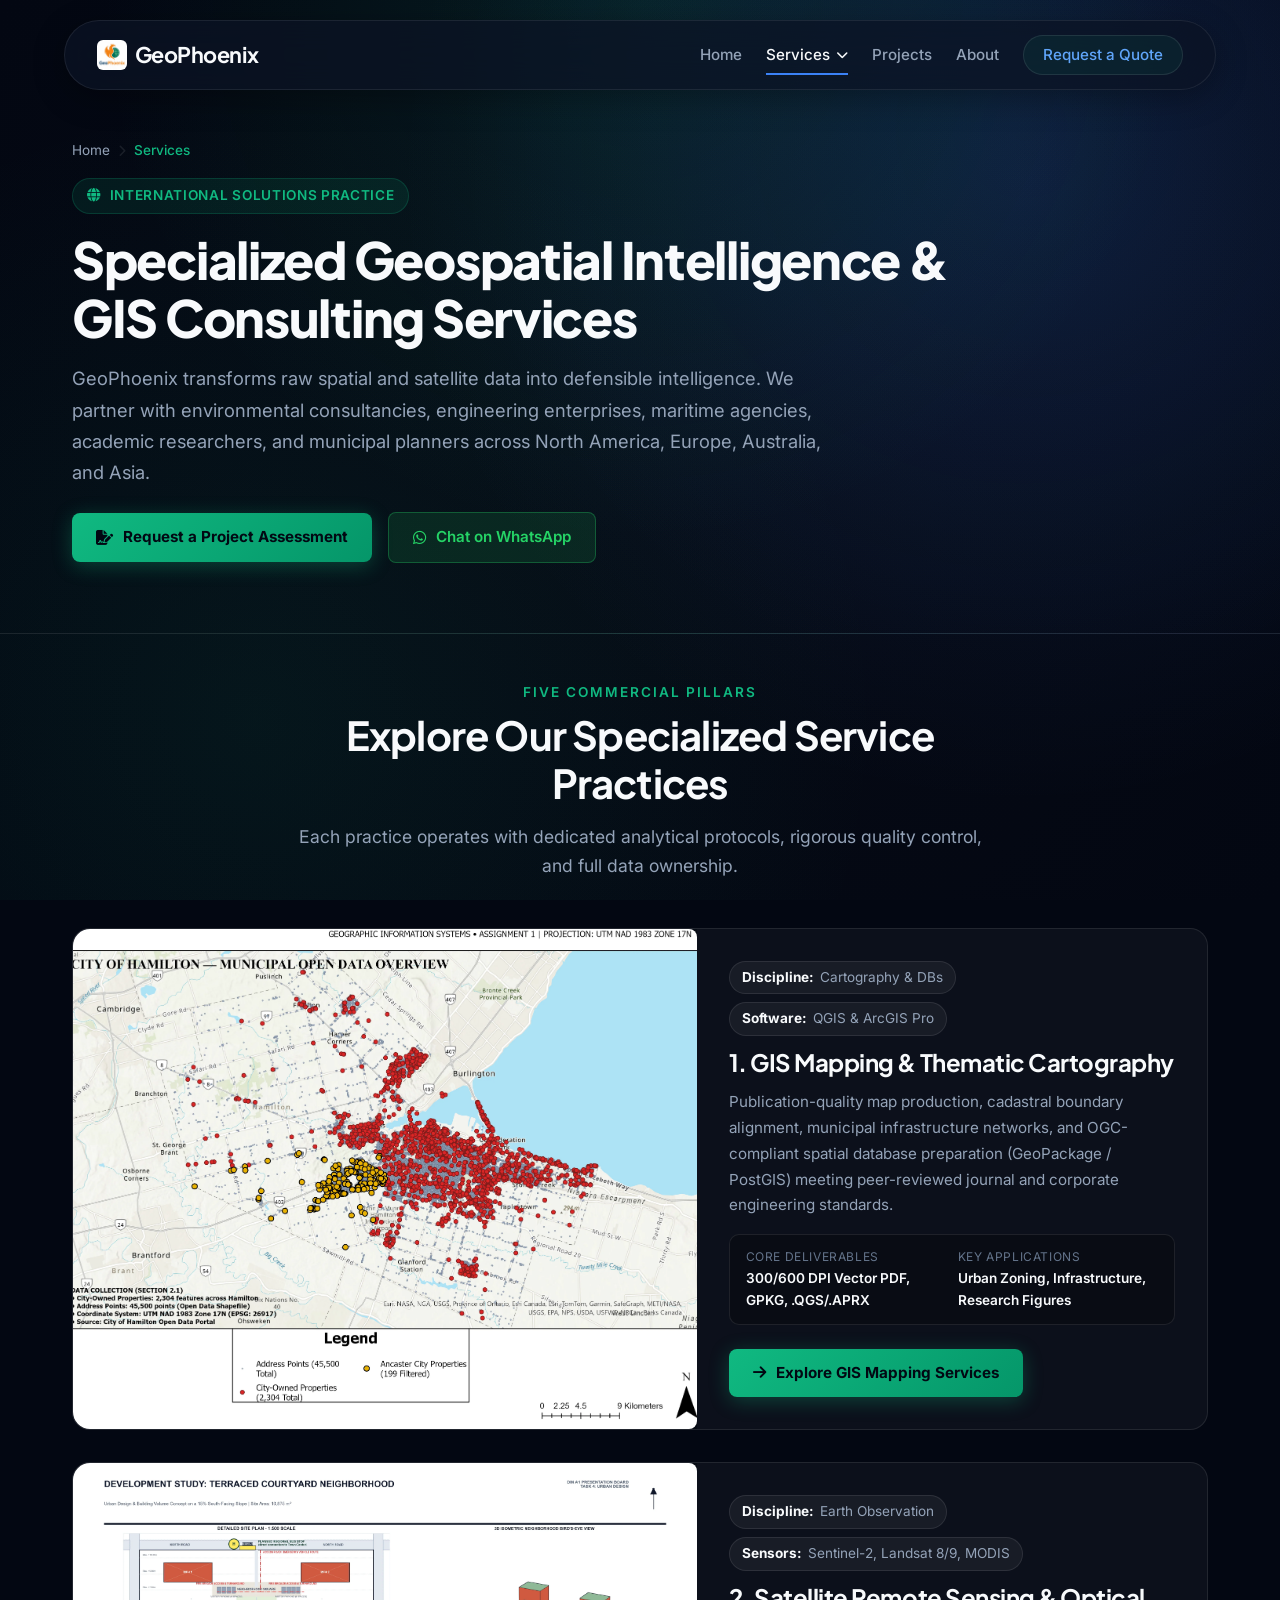
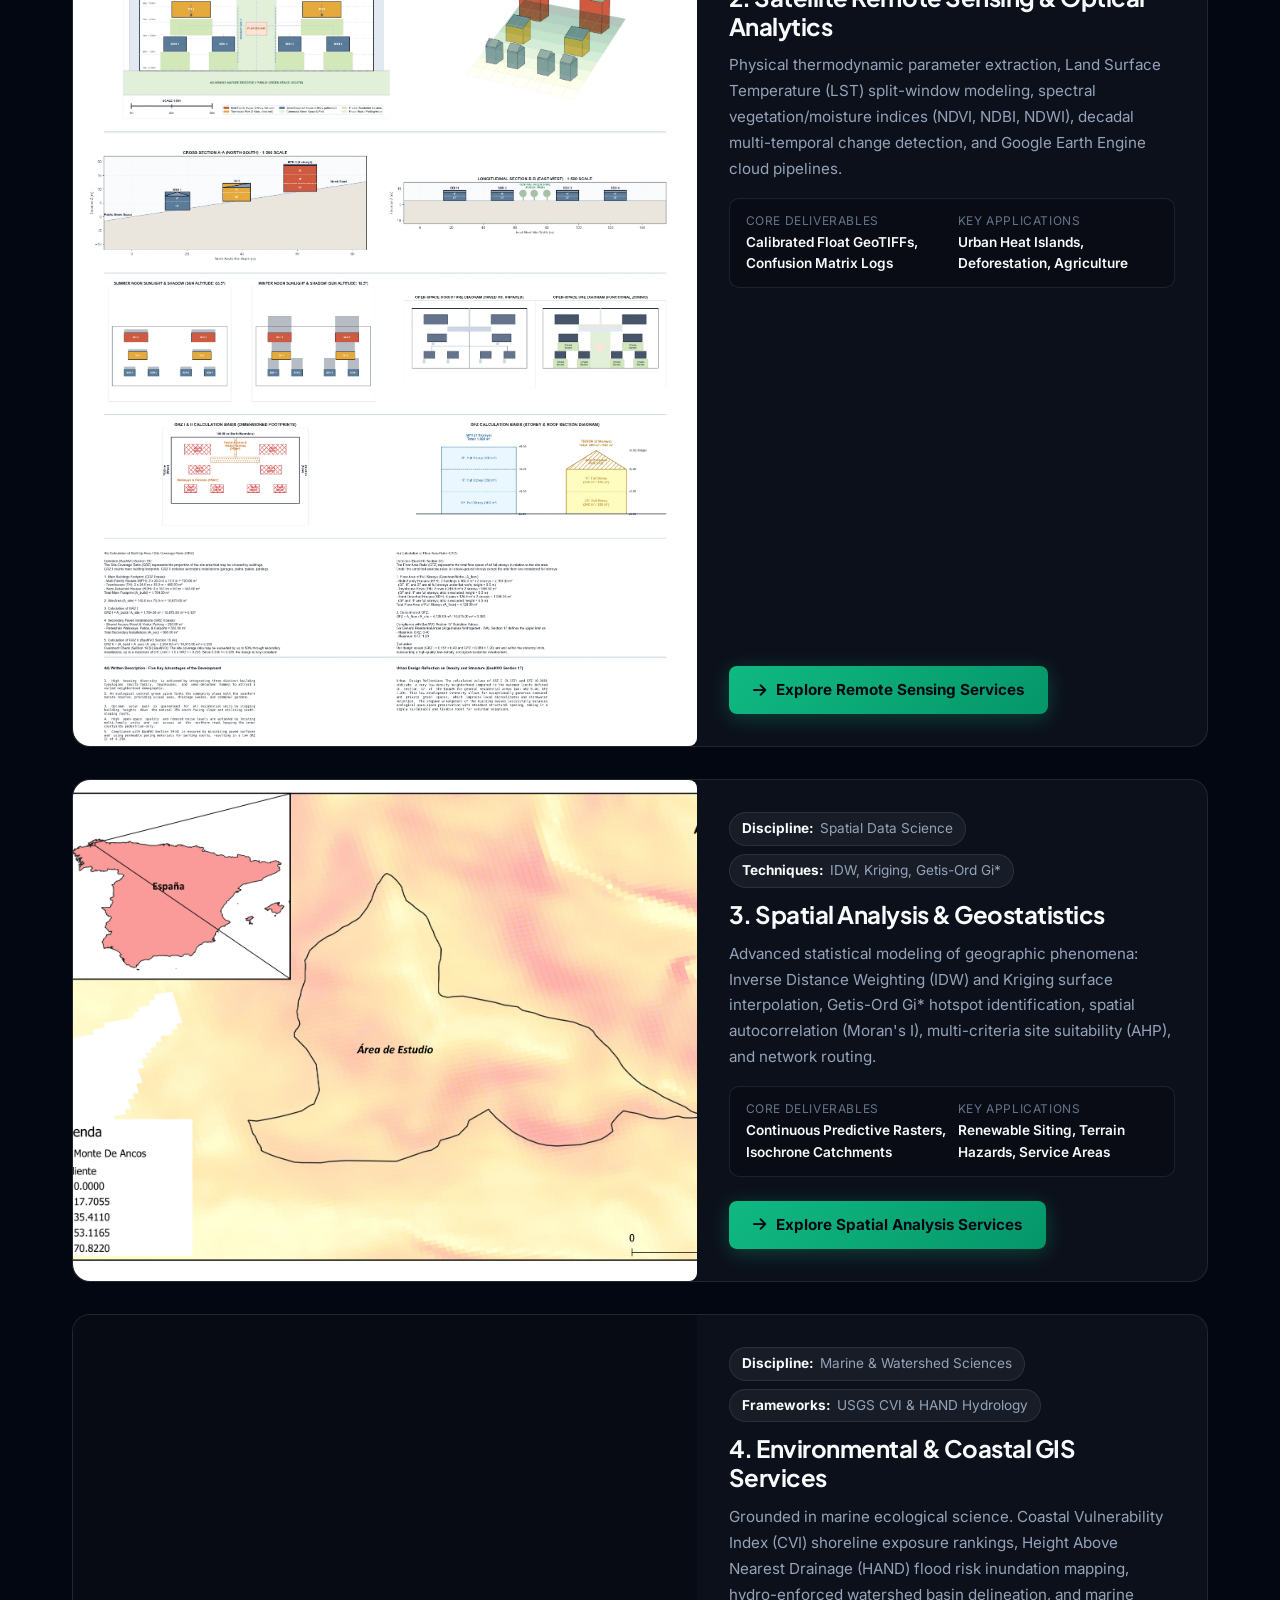
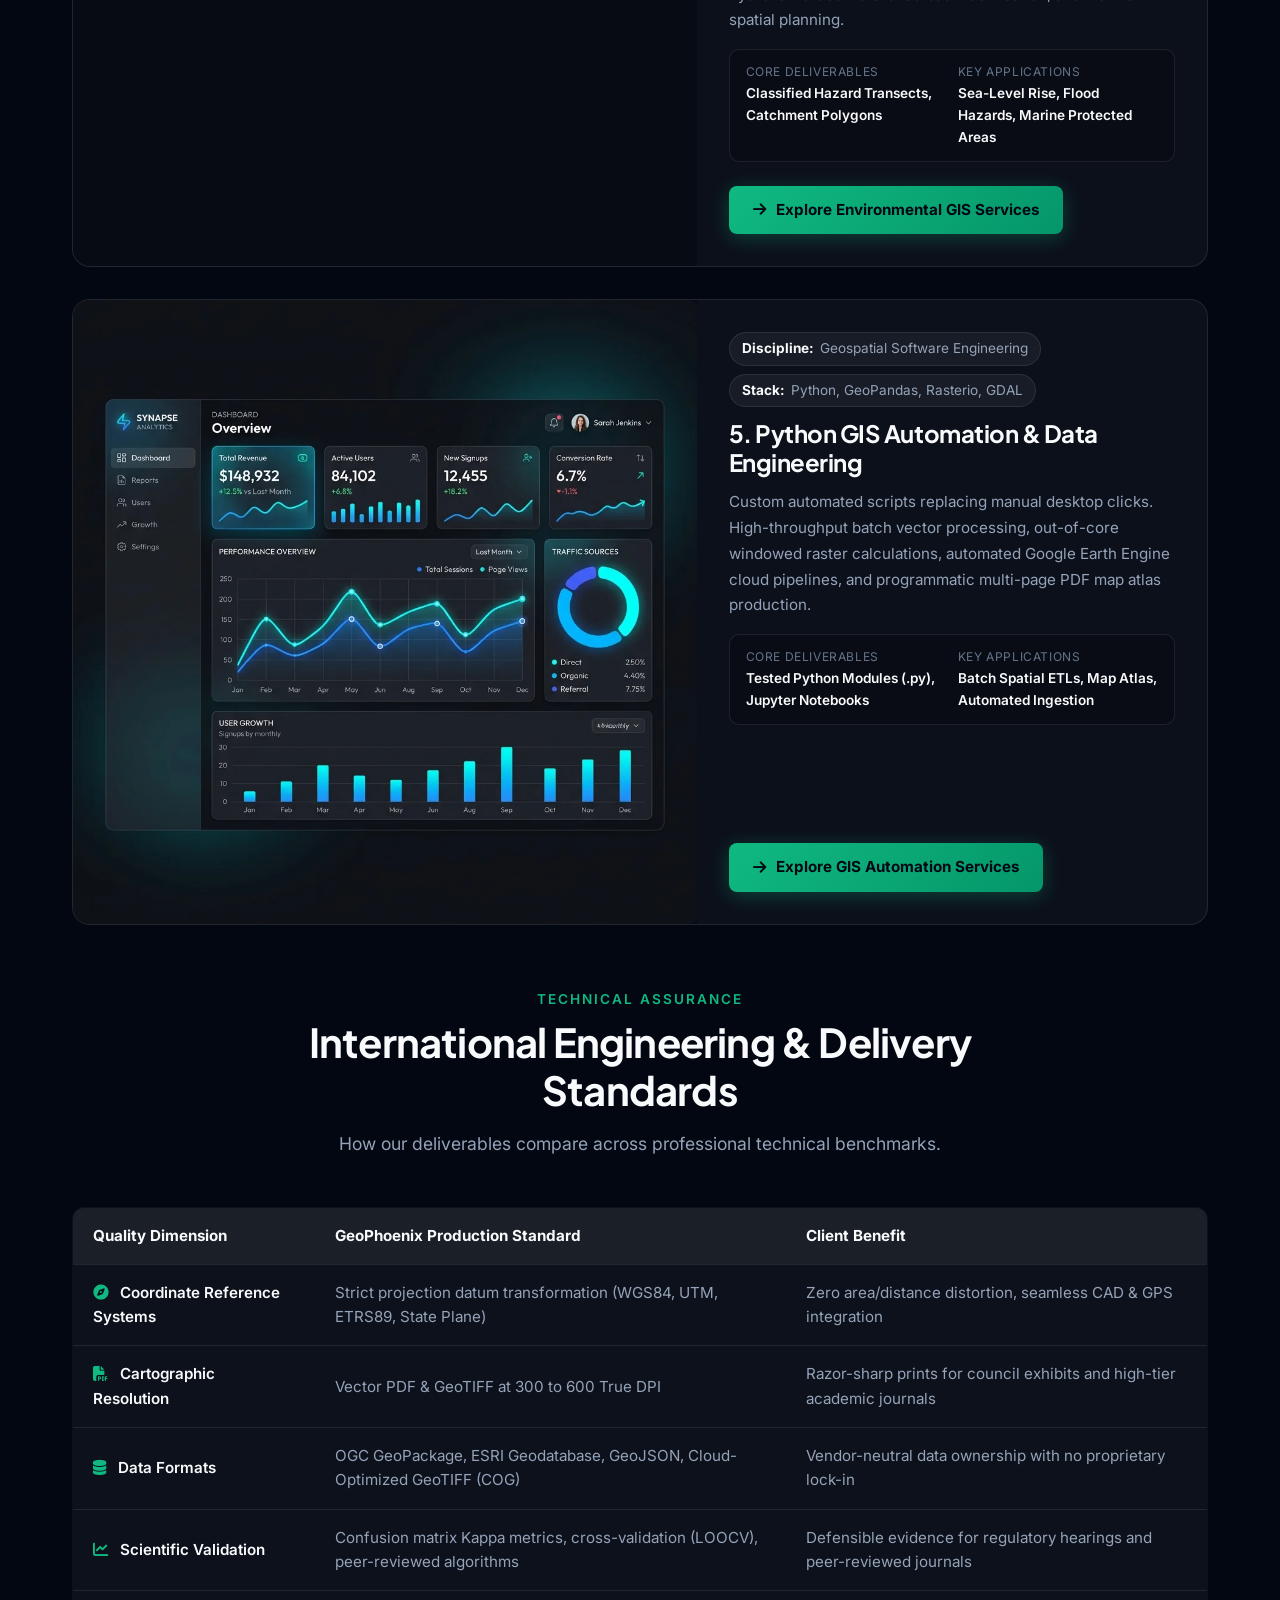
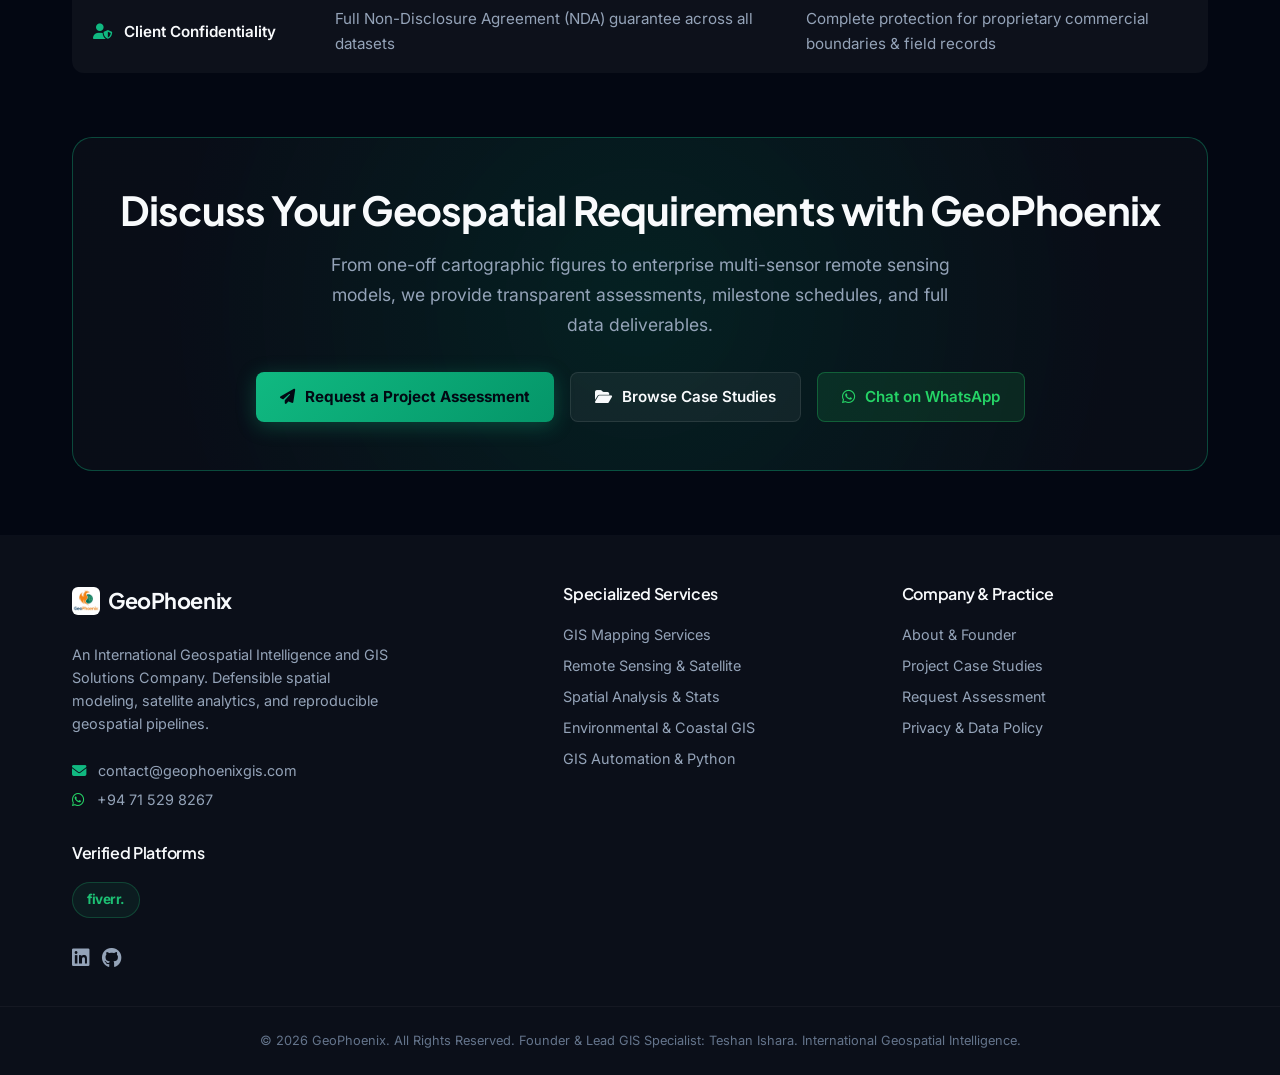
<file: services/index.html>
<!DOCTYPE html>
<html lang="en">
<head>
    <meta charset="UTF-8">
    <meta name="viewport" content="width=device-width, initial-scale=1.0">
    <title>International GIS & Geospatial Intelligence Services | GeoPhoenix</title>
    <meta name="description" content="Explore specialized geospatial solutions by GeoPhoenix: GIS mapping, satellite remote sensing, spatial data science, coastal environmental GIS, and Python geospatial automation for global organizations.">
    <meta name="keywords" content="GIS services, geospatial intelligence, remote sensing services, spatial analysis, environmental GIS, Python GIS automation, QGIS consultant, ArcGIS Pro consultant, cartography services, satellite data analysis">
    <meta name="author" content="GeoPhoenix">
    <meta name="robots" content="index, follow">
    <link rel="canonical" href="https://geophoenixgis.com/services/">

    <!-- Open Graph Metadata -->
    <meta property="og:type" content="website">
    <meta property="og:site_name" content="GeoPhoenix">
    <meta property="og:title" content="International GIS & Geospatial Intelligence Services | GeoPhoenix">
    <meta property="og:description" content="Comprehensive geospatial capabilities: GIS mapping, orbital remote sensing, geostatistics, coastal modeling, and Python automation.">
    <meta property="og:image" content="https://geophoenixgis.com/assets/geophoenix-logo.jpg">
    <meta property="og:url" content="https://geophoenixgis.com/services/">

    <!-- Twitter Card -->
    <meta name="twitter:card" content="summary_large_image">
    <meta name="twitter:title" content="Geospatial Solutions & Services | GeoPhoenix">
    <meta name="twitter:description" content="Professional GIS mapping, satellite analytics, and spatial data science.">
    <meta name="twitter:image" content="https://geophoenixgis.com/assets/geophoenix-logo.jpg">

    <!-- Favicon -->
    <link rel="icon" type="image/jpeg" href="../assets/geophoenix-logo.jpg">

    <!-- Google Fonts & FontAwesome -->
    <link rel="preconnect" href="https://fonts.googleapis.com">
    <link rel="preconnect" href="https://fonts.gstatic.com" crossorigin>
    <link href="https://fonts.googleapis.com/css2?family=Inter:wght@300;400;500;600;700&family=Plus+Jakarta+Sans:wght@400;500;600;700;800&display=swap" rel="stylesheet">
    <link rel="stylesheet" href="https://cdnjs.cloudflare.com/ajax/libs/font-awesome/6.4.0/css/all.min.css">

    <!-- Stylesheets -->
    <link rel="stylesheet" href="../css/variables.css?v=4.0">
    <link rel="stylesheet" href="../css/base.css?v=4.0">
    <link rel="stylesheet" href="../css/portfolio.css?v=4.0">
    <link rel="stylesheet" href="../css/site-enhancements.css?v=4.0">
    <link rel="stylesheet" href="../css/animations.css?v=4.0">

    <!-- Structured Data -->
    <script type="application/ld+json">
    {
      "@context": "https://schema.org",
      "@graph": [
        {
          "@type": "BreadcrumbList",
          "itemListElement": [
            {
              "@type": "ListItem",
              "position": 1,
              "name": "Home",
              "item": "https://geophoenixgis.com/"
            },
            {
              "@type": "ListItem",
              "position": 2,
              "name": "Services",
              "item": "https://geophoenixgis.com/services/"
            }
          ]
        },
        {
          "@type": "Service",
          "serviceType": "International Geospatial Intelligence Solutions",
          "name": "GeoPhoenix Geospatial Practice",
          "provider": {
            "@type": "ProfessionalService",
            "name": "GeoPhoenix",
            "url": "https://geophoenixgis.com/",
            "telephone": "+94715298267",
            "email": "contact@geophoenixgis.com",
            "image": "https://geophoenixgis.com/assets/geophoenix-logo.jpg"
          },
          "description": "Comprehensive international GIS, remote sensing, spatial data science, environmental coastal modeling, and Python automation services.",
          "areaServed": "Worldwide"
        }
      ]
    }
    </script>
</head>
<body>
    <!-- Header -->
    <header class="header">
        <div class="container nav-container">
            <a href="../" class="logo" style="display: inline-flex; align-items: center; gap: var(--space-2);">
                <img src="../assets/geophoenix-logo.webp" alt="GeoPhoenix Logo" width="30" height="30" decoding="async" style="height: 30px; width: 30px; border-radius: 6px; object-fit: cover;">
                <span class="logo-text">GeoPhoenix</span>
            </a>
            <nav class="nav-links" id="nav-menu">
                <a href="../" class="nav-link">Home</a>
                <div class="nav-item-dropdown">
                    <a href="../services/" class="nav-link has-dropdown active">
                        Services <i class="fa-solid fa-chevron-down dropdown-arrow"></i>
                    </a>
                    <div class="nav-dropdown-menu">
                        <a href="../services/gis-mapping/" class="dropdown-item">
                            <i class="fa-solid fa-map-location-dot dropdown-icon"></i>
                            <div class="dropdown-text">
                                <span class="dropdown-title">GIS Mapping Services</span>
                                <span class="dropdown-desc">Thematic & publication cartography</span>
                            </div>
                        </a>
                        <a href="../services/remote-sensing/" class="dropdown-item">
                            <i class="fa-solid fa-satellite dropdown-icon"></i>
                            <div class="dropdown-text">
                                <span class="dropdown-title">Remote Sensing</span>
                                <span class="dropdown-desc">Satellite imagery & change detection</span>
                            </div>
                        </a>
                        <a href="../services/spatial-analysis/" class="dropdown-item">
                            <i class="fa-solid fa-diagram-project dropdown-icon"></i>
                            <div class="dropdown-text">
                                <span class="dropdown-title">Spatial Analysis</span>
                                <span class="dropdown-desc">Geostatistics & hotspot modeling</span>
                            </div>
                        </a>
                        <a href="../services/environmental-gis/" class="dropdown-item">
                            <i class="fa-solid fa-tree dropdown-icon"></i>
                            <div class="dropdown-text">
                                <span class="dropdown-title">Environmental GIS</span>
                                <span class="dropdown-desc">Coastal vulnerability & flood risks</span>
                            </div>
                        </a>
                        <a href="../services/gis-automation/" class="dropdown-item">
                            <i class="fa-solid fa-code dropdown-icon"></i>
                            <div class="dropdown-text">
                                <span class="dropdown-title">GIS Automation</span>
                                <span class="dropdown-desc">Python & Earth Engine workflows</span>
                            </div>
                        </a>
                    </div>
                </div>
                <a href="../projects/" class="nav-link">Projects</a>
                <a href="../about/" class="nav-link">About</a>
                <a href="../contact/" class="nav-link contact-btn">Request a Quote</a>
            </nav>
            <button class="hamburger-menu" id="hamburger" aria-label="Toggle Navigation Menu">
                <span class="bar"></span>
                <span class="bar"></span>
                <span class="bar"></span>
            </button>
        </div>
    </header>

    <!-- Subpage Hero -->
    <section class="page-hero">
        <div class="container">
            <nav class="breadcrumb-nav" aria-label="Breadcrumb">
                <ol class="breadcrumb-list">
                    <li class="breadcrumb-item"><a href="../">Home</a></li>
                    <li class="breadcrumb-separator"><i class="fa-solid fa-chevron-right"></i></li>
                    <li class="breadcrumb-item active" aria-current="page">Services</li>
                </ol>
            </nav>

            <div class="page-hero-content">
                <span class="page-badge"><i class="fa-solid fa-globe"></i> International Solutions Practice</span>
                <h1 class="page-hero-title">Specialized Geospatial Intelligence & GIS Consulting Services</h1>
                <p class="page-hero-subtitle">
                    GeoPhoenix transforms raw spatial and satellite data into defensible intelligence. We partner with environmental consultancies, engineering enterprises, maritime agencies, academic researchers, and municipal planners across North America, Europe, Australia, and Asia.
                </p>
                <div class="page-hero-actions">
                    <a href="../contact/" class="btn-primary-geo"><i class="fa-solid fa-file-signature"></i> Request a Project Assessment</a>
                    <a href="https://wa.me/94715298267?text=Hello%20GeoPhoenix,%20I%20would%20like%20to%20discuss%20a%20GIS%20consulting%20project." class="btn-whatsapp-geo" target="_blank" rel="noopener noreferrer"><i class="fa-brands fa-whatsapp"></i> Chat on WhatsApp</a>
                </div>
            </div>
        </div>
    </section>

    <!-- Five Dedicated Pillars Grid -->
    <main class="container">
        <div class="section-header">
            <span class="section-subtitle">Five Commercial Pillars</span>
            <h2 class="section-title">Explore Our Specialized Service Practices</h2>
            <p class="section-desc">Each practice operates with dedicated analytical protocols, rigorous quality control, and full data ownership.</p>
        </div>

        <div style="display: flex; flex-direction: column; gap: var(--space-8); margin-bottom: var(--space-16);">
            
            <!-- Pillar 1 -->
            <div class="case-card">
                <div class="case-card-inner">
                    <div class="case-card-img-wrap" style="cursor: default;">
                        <img src="../assets/projects/hamilton-city-overview.webp" alt="GIS Mapping and Thematic Cartography" width="1200" height="927" loading="lazy" decoding="async">
                    </div>
                    <div class="case-card-content">
                        <div>
                            <div class="case-badge-bar">
                                <span class="meta-pill"><strong>Discipline:</strong> Cartography & DBs</span>
                                <span class="meta-pill"><strong>Software:</strong> QGIS & ArcGIS Pro</span>
                            </div>
                            <h3 class="case-title">1. GIS Mapping & Thematic Cartography</h3>
                            <p class="case-summary">
                                Publication-quality map production, cadastral boundary alignment, municipal infrastructure networks, and OGC-compliant spatial database preparation (GeoPackage / PostGIS) meeting peer-reviewed journal and corporate engineering standards.
                            </p>
                            <div class="case-specs">
                                <div class="spec-item">
                                    <span class="spec-label">Core Deliverables</span>
                                    <span class="spec-val">300/600 DPI Vector PDF, GPKG, .QGS/.APRX</span>
                                </div>
                                <div class="spec-item">
                                    <span class="spec-label">Key Applications</span>
                                    <span class="spec-val">Urban Zoning, Infrastructure, Research Figures</span>
                                </div>
                            </div>
                        </div>
                        <a href="../services/gis-mapping/" class="btn-primary-geo" style="align-self: flex-start;"><i class="fa-solid fa-arrow-right"></i> Explore GIS Mapping Services</a>
                    </div>
                </div>
            </div>

            <!-- Pillar 2 -->
            <div class="case-card">
                <div class="case-card-inner">
                    <div class="case-card-img-wrap" style="cursor: default;">
                        <img src="../assets/projects/urban-design.webp" alt="Satellite Remote Sensing and Spectral Analytics" width="800" height="1133" loading="lazy" decoding="async">
                    </div>
                    <div class="case-card-content">
                        <div>
                            <div class="case-badge-bar">
                                <span class="meta-pill"><strong>Discipline:</strong> Earth Observation</span>
                                <span class="meta-pill"><strong>Sensors:</strong> Sentinel-2, Landsat 8/9, MODIS</span>
                            </div>
                            <h3 class="case-title">2. Satellite Remote Sensing & Optical Analytics</h3>
                            <p class="case-summary">
                                Physical thermodynamic parameter extraction, Land Surface Temperature (LST) split-window modeling, spectral vegetation/moisture indices (NDVI, NDBI, NDWI), decadal multi-temporal change detection, and Google Earth Engine cloud pipelines.
                            </p>
                            <div class="case-specs">
                                <div class="spec-item">
                                    <span class="spec-label">Core Deliverables</span>
                                    <span class="spec-val">Calibrated Float GeoTIFFs, Confusion Matrix Logs</span>
                                </div>
                                <div class="spec-item">
                                    <span class="spec-label">Key Applications</span>
                                    <span class="spec-val">Urban Heat Islands, Deforestation, Agriculture</span>
                                </div>
                            </div>
                        </div>
                        <a href="../services/remote-sensing/" class="btn-primary-geo" style="align-self: flex-start;"><i class="fa-solid fa-arrow-right"></i> Explore Remote Sensing Services</a>
                    </div>
                </div>
            </div>

            <!-- Pillar 3 -->
            <div class="case-card">
                <div class="case-card-inner">
                    <div class="case-card-img-wrap" style="cursor: default;">
                        <img src="../assets/projects/slope-analysis.webp" alt="Spatial Analysis and Geostatistics" width="1200" height="849" loading="lazy" decoding="async">
                    </div>
                    <div class="case-card-content">
                        <div>
                            <div class="case-badge-bar">
                                <span class="meta-pill"><strong>Discipline:</strong> Spatial Data Science</span>
                                <span class="meta-pill"><strong>Techniques:</strong> IDW, Kriging, Getis-Ord Gi*</span>
                            </div>
                            <h3 class="case-title">3. Spatial Analysis & Geostatistics</h3>
                            <p class="case-summary">
                                Advanced statistical modeling of geographic phenomena: Inverse Distance Weighting (IDW) and Kriging surface interpolation, Getis-Ord Gi* hotspot identification, spatial autocorrelation (Moran's I), multi-criteria site suitability (AHP), and network routing.
                            </p>
                            <div class="case-specs">
                                <div class="spec-item">
                                    <span class="spec-label">Core Deliverables</span>
                                    <span class="spec-val">Continuous Predictive Rasters, Isochrone Catchments</span>
                                </div>
                                <div class="spec-item">
                                    <span class="spec-label">Key Applications</span>
                                    <span class="spec-val">Renewable Siting, Terrain Hazards, Service Areas</span>
                                </div>
                            </div>
                        </div>
                        <a href="../services/spatial-analysis/" class="btn-primary-geo" style="align-self: flex-start;"><i class="fa-solid fa-arrow-right"></i> Explore Spatial Analysis Services</a>
                    </div>
                </div>
            </div>

            <!-- Pillar 4 -->
            <div class="case-card">
                <div class="case-card-inner">
                    <div class="case-card-img-wrap" style="cursor: default;">
                        <img src="../assets/projects/coastal-vulnerability-cvi.webp" alt="Environmental GIS and Coastal Vulnerability" width="1200" height="1041" loading="lazy" decoding="async">
                    </div>
                    <div class="case-card-content">
                        <div>
                            <div class="case-badge-bar">
                                <span class="meta-pill"><strong>Discipline:</strong> Marine & Watershed Sciences</span>
                                <span class="meta-pill"><strong>Frameworks:</strong> USGS CVI & HAND Hydrology</span>
                            </div>
                            <h3 class="case-title">4. Environmental & Coastal GIS Services</h3>
                            <p class="case-summary">
                                Grounded in marine ecological science. Coastal Vulnerability Index (CVI) shoreline exposure rankings, Height Above Nearest Drainage (HAND) flood risk inundation mapping, hydro-enforced watershed basin delineation, and marine spatial planning.
                            </p>
                            <div class="case-specs">
                                <div class="spec-item">
                                    <span class="spec-label">Core Deliverables</span>
                                    <span class="spec-val">Classified Hazard Transects, Catchment Polygons</span>
                                </div>
                                <div class="spec-item">
                                    <span class="spec-label">Key Applications</span>
                                    <span class="spec-val">Sea-Level Rise, Flood Hazards, Marine Protected Areas</span>
                                </div>
                            </div>
                        </div>
                        <a href="../services/environmental-gis/" class="btn-primary-geo" style="align-self: flex-start;"><i class="fa-solid fa-arrow-right"></i> Explore Environmental GIS Services</a>
                    </div>
                </div>
            </div>

            <!-- Pillar 5 -->
            <div class="case-card">
                <div class="case-card-inner">
                    <div class="case-card-img-wrap" style="cursor: default;">
                        <img src="../assets/projects/sales-dashboard.webp" alt="Python GIS Automation and Geospatial Programming" width="800" height="800" loading="lazy" decoding="async">
                    </div>
                    <div class="case-card-content">
                        <div>
                            <div class="case-badge-bar">
                                <span class="meta-pill"><strong>Discipline:</strong> Geospatial Software Engineering</span>
                                <span class="meta-pill"><strong>Stack:</strong> Python, GeoPandas, Rasterio, GDAL</span>
                            </div>
                            <h3 class="case-title">5. Python GIS Automation & Data Engineering</h3>
                            <p class="case-summary">
                                Custom automated scripts replacing manual desktop clicks. High-throughput batch vector processing, out-of-core windowed raster calculations, automated Google Earth Engine cloud pipelines, and programmatic multi-page PDF map atlas production.
                            </p>
                            <div class="case-specs">
                                <div class="spec-item">
                                    <span class="spec-label">Core Deliverables</span>
                                    <span class="spec-val">Tested Python Modules (.py), Jupyter Notebooks</span>
                                </div>
                                <div class="spec-item">
                                    <span class="spec-label">Key Applications</span>
                                    <span class="spec-val">Batch Spatial ETLs, Map Atlas, Automated Ingestion</span>
                                </div>
                            </div>
                        </div>
                        <a href="../services/gis-automation/" class="btn-primary-geo" style="align-self: flex-start;"><i class="fa-solid fa-arrow-right"></i> Explore GIS Automation Services</a>
                    </div>
                </div>
            </div>

        </div>

        <!-- Analytical Standards Table -->
        <section style="margin: var(--space-16) 0;">
            <div class="section-header">
                <span class="section-subtitle">Technical Assurance</span>
                <h2 class="section-title">International Engineering & Delivery Standards</h2>
                <p class="section-desc">How our deliverables compare across professional technical benchmarks.</p>
            </div>

            <div style="overflow-x: auto;">
                <table style="width: 100%; border-collapse: collapse; text-align: left; background: var(--bg-card); border: 1px solid var(--border-color); border-radius: 12px; overflow: hidden; font-size: 0.95rem;">
                    <thead>
                        <tr style="background: rgba(255,255,255,0.06); border-bottom: 1px solid var(--border-color); color: var(--text-primary);">
                            <th style="padding: 16px 20px;">Quality Dimension</th>
                            <th style="padding: 16px 20px;">GeoPhoenix Production Standard</th>
                            <th style="padding: 16px 20px;">Client Benefit</th>
                        </tr>
                    </thead>
                    <tbody style="color: var(--text-secondary);">
                        <tr style="border-bottom: 1px solid var(--border-color);">
                            <td style="padding: 16px 20px; font-weight: 600; color: var(--text-primary);"><i class="fa-solid fa-compass" style="color: var(--accent-orange); margin-right: 8px;"></i> Coordinate Reference Systems</td>
                            <td style="padding: 16px 20px;">Strict projection datum transformation (WGS84, UTM, ETRS89, State Plane)</td>
                            <td style="padding: 16px 20px;">Zero area/distance distortion, seamless CAD & GPS integration</td>
                        </tr>
                        <tr style="border-bottom: 1px solid var(--border-color);">
                            <td style="padding: 16px 20px; font-weight: 600; color: var(--text-primary);"><i class="fa-solid fa-file-pdf" style="padding: 0; color: var(--accent-orange); margin-right: 8px;"></i> Cartographic Resolution</td>
                            <td style="padding: 16px 20px;">Vector PDF & GeoTIFF at 300 to 600 True DPI</td>
                            <td style="padding: 16px 20px;">Razor-sharp prints for council exhibits and high-tier academic journals</td>
                        </tr>
                        <tr style="border-bottom: 1px solid var(--border-color);">
                            <td style="padding: 16px 20px; font-weight: 600; color: var(--text-primary);"><i class="fa-solid fa-database" style="color: var(--accent-orange); margin-right: 8px;"></i> Data Formats</td>
                            <td style="padding: 16px 20px;">OGC GeoPackage, ESRI Geodatabase, GeoJSON, Cloud-Optimized GeoTIFF (COG)</td>
                            <td style="padding: 16px 20px;">Vendor-neutral data ownership with no proprietary lock-in</td>
                        </tr>
                        <tr style="border-bottom: 1px solid var(--border-color);">
                            <td style="padding: 16px 20px; font-weight: 600; color: var(--text-primary);"><i class="fa-solid fa-chart-line" style="color: var(--accent-orange); margin-right: 8px;"></i> Scientific Validation</td>
                            <td style="padding: 16px 20px;">Confusion matrix Kappa metrics, cross-validation (LOOCV), peer-reviewed algorithms</td>
                            <td style="padding: 16px 20px;">Defensible evidence for regulatory hearings and peer-reviewed journals</td>
                        </tr>
                        <tr>
                            <td style="padding: 16px 20px; font-weight: 600; color: var(--text-primary);"><i class="fa-solid fa-user-shield" style="color: var(--accent-orange); margin-right: 8px;"></i> Client Confidentiality</td>
                            <td style="padding: 16px 20px;">Full Non-Disclosure Agreement (NDA) guarantee across all datasets</td>
                            <td style="padding: 16px 20px;">Complete protection for proprietary commercial boundaries & field records</td>
                        </tr>
                    </tbody>
                </table>
            </div>
        </section>

        <!-- Master Inquiry CTA -->
        <section class="cta-banner">
            <h2>Discuss Your Geospatial Requirements with GeoPhoenix</h2>
            <p>
                From one-off cartographic figures to enterprise multi-sensor remote sensing models, we provide transparent assessments, milestone schedules, and full data deliverables.
            </p>
            <div class="cta-buttons">
                <a href="../contact/" class="btn-primary-geo"><i class="fa-solid fa-paper-plane"></i> Request a Project Assessment</a>
                <a href="../projects/" class="btn-secondary-geo"><i class="fa-solid fa-folder-open"></i> Browse Case Studies</a>
                <a href="https://wa.me/94715298267?text=Hi%20GeoPhoenix,%20I%20would%20like%20to%20discuss%20a%20GIS%20project." class="btn-whatsapp-geo" target="_blank" rel="noopener noreferrer"><i class="fa-brands fa-whatsapp"></i> Chat on WhatsApp</a>
            </div>
        </section>
    </main>

    <!-- Footer -->
    <footer class="footer">
        <div class="container footer-container">
            <div class="footer-brand">
                <a href="../" class="logo" style="display: inline-flex; align-items: center; gap: var(--space-2); margin-bottom: var(--space-3);">
                    <img src="../assets/geophoenix-logo.webp" alt="GeoPhoenix Logo" width="28" height="28" loading="lazy" decoding="async" style="height: 28px; width: 28px; border-radius: 6px; object-fit: cover;">
                    <span class="logo-text">GeoPhoenix</span>
                </a>
                <p>
                    An International Geospatial Intelligence and GIS Solutions Company. Defensible spatial modeling, satellite analytics, and reproducible geospatial pipelines.
                </p>
                <div style="margin-top: var(--space-3); font-size: 0.9rem; color: var(--text-secondary);">
                    <p><i class="fa-solid fa-envelope" style="color: var(--accent-orange); margin-right: 8px;"></i> <a href="mailto:contact@geophoenixgis.com">contact@geophoenixgis.com</a></p>
                    <p style="margin-top: 6px;"><i class="fa-brands fa-whatsapp" style="color: #25d366; margin-right: 8px;"></i> <a href="https://wa.me/94715298267">+94 71 529 8267</a></p>
                </div>
            </div>

            <div class="footer-links">
                <h4>Specialized Services</h4>
                <a href="../services/gis-mapping/">GIS Mapping Services</a>
                <a href="../services/remote-sensing/">Remote Sensing & Satellite</a>
                <a href="../services/spatial-analysis/">Spatial Analysis & Stats</a>
                <a href="../services/environmental-gis/">Environmental & Coastal GIS</a>
                <a href="../services/gis-automation/">GIS Automation & Python</a>
            </div>

            <div class="footer-links">
                <h4>Company & Practice</h4>
                <a href="../about/">About & Founder</a>
                <a href="../projects/">Project Case Studies</a>
                <a href="../contact/">Request Assessment</a>
                <a href="../privacy-policy/">Privacy & Data Policy</a>
            </div>

            <div class="footer-badges">
                <h4>Verified Platforms</h4>
                <a href="https://www.fiverr.com/s/AyNPwDX" target="_blank" rel="noopener noreferrer" class="fiverr-mini-badge" style="text-decoration: none; display: inline-flex; align-items: center; gap: 8px; background: rgba(29, 191, 115, 0.08); border: 1px solid rgba(29, 191, 115, 0.25); color: #1dbf73; padding: 6px 14px; border-radius: 30px; font-weight: 700; transition: all 0.3s ease;">
                    <span style="letter-spacing: -0.5px;">fiverr.</span>
                </a>
                <div style="display: flex; gap: 12px; margin-top: 16px;">
                    <a href="https://www.linkedin.com/in/teshan-ishara-80b9bb156" target="_blank" rel="noopener noreferrer" style="color: var(--text-secondary); font-size: 1.25rem;"><i class="fa-brands fa-linkedin"></i></a>
                    <a href="https://github.com/teshanishara" target="_blank" rel="noopener noreferrer" style="color: var(--text-secondary); font-size: 1.25rem;"><i class="fa-brands fa-github"></i></a>
                </div>
            </div>
        </div>
        <div class="footer-bottom">
            <p>&copy; 2026 GeoPhoenix. All Rights Reserved. Founder & Lead GIS Specialist: Teshan Ishara. International Geospatial Intelligence.</p>
        </div>
    </footer>

    <!-- Scripts -->
    <script data-cfasync="false" type="module" src="../js/main.js?v=4.0"></script>
</body>
</html>
</file>
<file: css/variables.css>
/* ==========================================================================
   DESIGN TOKENS & CSS VARIABLES - LIGHT GLASSMORPHISM THEME
   ========================================================================== */
:root {
    /* Color Palette - Premium Dark Space Glassmorphism Theme (Mockup Aligned) */
    --bg-primary: #030712; /* Space Black */
    --bg-secondary: #0b0f19; /* Deep Space Navy */
    --bg-card: rgba(255, 255, 255, 0.04); /* Translucent white glass panel highlight */
    --bg-card-hover: rgba(255, 255, 255, 0.075);
    
    --accent-orange: #10b981; /* GeoPhoenix Logo Teal (Primary Accent) */
    --accent-amber: #34d399; /* Light Emerald */
    --accent-emerald: #3b82f6; /* Vibrant Royal/Electric Blue */
    --accent-mint: #60a5fa; /* Cyan */
    --accent-teal: #10b981;
    
    --accent-glow: rgba(59, 130, 246, 0.12);
    --accent-glow-strong: rgba(16, 185, 129, 0.18);
    --accent-teal-glow: rgba(16, 185, 129, 0.08);
    
    --text-primary: #f8fafc; /* High contrast off-white */
    --text-secondary: #94a3b8; /* Slate grey for descriptions */
    --text-muted: #64748b; /* Slate 500 */
    
    --border-color: rgba(255, 255, 255, 0.09); /* Crisp glass border */
    --border-color-strong: rgba(16, 185, 129, 0.35); /* Translucent green highlight border */
    --border-teal: rgba(16, 185, 129, 0.2);
    --border-glow: rgba(59, 130, 246, 0.35);
    
    --font-heading: 'Plus Jakarta Sans', sans-serif;
    --font-body: 'Inter', sans-serif;
    
    /* Micro-interactions & Spring Curves */
    --transition-fast: all 0.15s ease;
    --transition-spring: all 0.4s cubic-bezier(0.16, 1, 0.3, 1);
    --transition-spring-bouncy: all 0.5s cubic-bezier(0.34, 1.56, 0.64, 1);
    
    /* Shadows */
    --shadow-sm: 0 1px 3px rgba(0, 0, 0, 0.05);
    --shadow-md: 0 8px 32px 0 rgba(31, 38, 135, 0.04);
    --shadow-lg: 0 10px 30px -5px rgba(31, 38, 135, 0.08);
    --shadow-glow: 0 0 25px rgba(0, 82, 212, 0.05), 0 0 15px rgba(0, 180, 219, 0.05);
    
    /* Spacing Grid (8pt system) */
    --space-1: 0.25rem;
    --space-2: 0.5rem;
    --space-3: 0.75rem;
    --space-4: 1rem;
    --space-6: 1.5rem;
    --space-8: 2rem;
    --space-12: 3rem;
    --space-16: 4rem;
}
</file>
<file: css/base.css>
/* ==========================================================================
   RESET, BASE STYLES & COMMON UTILITIES
   ========================================================================== */
*, *::before, *::after {
    box-sizing: border-box;
    margin: 0;
    padding: 0;
}

html {
    scroll-behavior: smooth;
    font-size: 16px;
    overflow-x: hidden;
}

body {
    background-color: var(--bg-primary);
    background-image: 
        radial-gradient(circle at 80% 20%, rgba(59, 130, 246, 0.12) 0%, transparent 50%),
        radial-gradient(circle at 20% 80%, rgba(16, 185, 129, 0.08) 0%, transparent 50%),
        radial-gradient(circle at 50% 50%, rgba(11, 15, 25, 0.4) 0%, transparent 100%);
    background-attachment: fixed;
    color: var(--text-primary);
    font-family: var(--font-body);
    line-height: 1.6;
    overflow-x: hidden;
    -webkit-font-smoothing: antialiased;
    -moz-osx-font-smoothing: grayscale;
}

.container {
    width: 100%;
    max-width: 1200px;
    margin: 0 auto;
    padding: 0 var(--space-8);
}

/* Typography styles */
h1, h2, h3, h4, h5, h6 {
    font-family: var(--font-heading);
    font-weight: 700;
    line-height: 1.2;
    color: var(--text-primary);
    letter-spacing: -0.02em;
}

a {
    color: inherit;
    text-decoration: none;
    transition: var(--transition-fast);
    cursor: pointer;
}

img {
    max-width: 100%;
    height: auto;
    display: block;
    border-radius: 8px;
}

/* Stylized Custom Scrollbar */
::-webkit-scrollbar {
    width: 8px;
}
::-webkit-scrollbar-track {
    background: #030712;
}
::-webkit-scrollbar-thumb {
    background: #1e293b;
    border-radius: 4px;
    border: 2px solid #030712;
}
::-webkit-scrollbar-thumb:hover {
    background: var(--accent-orange);
}

/* Section Header Utility */
.section-header {
    text-align: center;
    max-width: 700px;
    margin: 0 auto var(--space-12) auto;
}

.section-subtitle {
    font-size: 0.85rem;
    text-transform: uppercase;
    letter-spacing: 0.15em;
    color: var(--accent-orange);
    font-weight: 600;
    margin-bottom: var(--space-2);
    display: block;
}

.section-title {
    font-size: 2.5rem;
    margin-bottom: var(--space-4);
}

.section-desc {
    color: var(--text-secondary);
    font-size: 1.1rem;
}

/* Text glow */
.text-glow {
    background: linear-gradient(135deg, var(--accent-orange), var(--accent-mint));
    -webkit-background-clip: text;
    -webkit-text-fill-color: transparent;
    background-clip: text;
    color: transparent;
}

/* Focus Ring Accessibility */
*:focus-visible {
    outline: 2px solid var(--accent-emerald);
    outline-offset: 4px;
}

/* Buttons System */
.btn {
    display: inline-flex;
    align-items: center;
    justify-content: center;
    gap: 0.5rem;
    font-family: var(--font-heading);
    font-weight: 600;
    font-size: 0.95rem;
    padding: 0.75rem var(--space-6);
    border-radius: 8px;
    border: 1px solid transparent;
    cursor: pointer;
    transition: var(--transition-spring);
    box-shadow: var(--shadow-sm);
    white-space: nowrap;
}

.btn:active {
    transform: scale(0.96) !important;
}

.btn-primary {
    background: linear-gradient(135deg, var(--accent-emerald), var(--accent-teal));
    color: #ffffff;
    font-weight: 700;
}

.btn-primary:hover {
    background: linear-gradient(135deg, var(--accent-mint), var(--accent-emerald));
    box-shadow: 0 8px 25px rgba(0, 82, 212, 0.25);
}

.btn-secondary {
    background: rgba(255, 255, 255, 0.55);
    border-color: var(--border-color);
    color: var(--text-primary);
}

.btn-secondary:hover {
    background: rgba(255, 255, 255, 0.85);
    border-color: var(--border-color-strong);
    color: var(--accent-emerald);
}

.btn-outline {
    background: transparent;
    border-color: rgba(15, 23, 42, 0.2);
    color: var(--text-secondary);
}

.btn-outline:hover {
    border-color: var(--accent-emerald);
    color: var(--accent-emerald);
    background: rgba(0, 82, 212, 0.03);
}

.btn-block {
    display: flex;
    width: 100%;
}

.btn-mini {
    padding: 0.4rem var(--space-3);
    font-size: 0.8rem;
    border-radius: 6px;
}

/* Cards System */
.glass-card {
    background: var(--bg-card);
    backdrop-filter: blur(25px);
    -webkit-backdrop-filter: blur(25px);
    border: 1px solid var(--border-color);
    border-radius: 24px;
    padding: var(--space-6);
    transition: var(--transition-spring);
    box-shadow: inset 0 1px 1px rgba(255, 255, 255, 0.08), 0 8px 32px 0 rgba(0, 0, 0, 0.25);
}

.glass-card:hover {
    border-color: var(--border-color-strong);
    box-shadow: inset 0 1px 1px rgba(255, 255, 255, 0.15), 0 12px 40px 0 rgba(0, 0, 0, 0.35), var(--shadow-glow);
    transform: translateY(-4px);
}

/* Global Form Controls Styling */
input[type="text"],
input[type="email"],
input[type="password"],
input[type="number"],
select,
textarea {
    width: 100%;
    background: rgba(255, 255, 255, 0.65);
    border: 1px solid rgba(15, 23, 42, 0.08);
    border-radius: 12px;
    padding: 0.75rem var(--space-4);
    color: var(--text-primary);
    font-family: var(--font-body);
    font-size: 0.95rem;
    transition: var(--transition-fast);
    box-sizing: border-box;
}

input[type="text"]:focus,
input[type="email"]:focus,
input[type="password"]:focus,
input[type="number"]:focus,
select:focus,
textarea:focus {
    outline: none;
    border-color: var(--accent-emerald);
    background: rgba(255, 255, 255, 0.9);
    box-shadow: 0 0 10px rgba(0, 82, 212, 0.1);
}

select option {
    background-color: var(--bg-secondary);
    color: var(--text-primary);
}

input[type="checkbox"] {
    accent-color: var(--accent-emerald);
    cursor: pointer;
}
</file>
<file: css/portfolio.css>
/* ==========================================================================
   PORTFOLIO WEBSITE STYLING
   ========================================================================== */

/* Left Vertical Typographic Sidebar (Desktop Only) */
.vertical-text-sidebar {
    position: fixed;
    left: 0;
    top: 0;
    height: 100vh;
    width: 60px;
    background: rgba(8, 11, 17, 0.85);
    border-right: 1px solid var(--border-color);
    display: flex;
    align-items: center;
    justify-content: center;
    z-index: 100;
    pointer-events: none;
}

.vertical-text-container {
    transform: rotate(-90deg);
    white-space: nowrap;
    display: flex;
    align-items: center;
    gap: var(--space-4);
}

.vertical-text-sidebar .text-large {
    font-family: var(--font-heading);
    font-size: 0.85rem;
    font-weight: 700;
    letter-spacing: 0.2em;
    color: var(--text-primary);
}

.vertical-text-sidebar .text-small {
    font-size: 0.65rem;
    font-weight: 500;
    letter-spacing: 0.15em;
    color: var(--accent-emerald);
    opacity: 0.8;
}

@media (max-width: 1366px) {
    .vertical-text-sidebar {
        display: none;
    }
}

/* ==========================================================================
   HEADER & NAVIGATION
   ========================================================================== */
.header {
    position: fixed;
    top: 20px;
    left: 50%;
    transform: translateX(-50%);
    width: 90%;
    max-width: 1200px;
    height: 70px;
    background: rgba(11, 19, 36, 0.75);
    backdrop-filter: blur(20px);
    -webkit-backdrop-filter: blur(20px);
    border: 1px solid rgba(255, 255, 255, 0.08);
    border-radius: 50px;
    box-shadow: 0 8px 32px 0 rgba(0, 0, 0, 0.3);
    z-index: 100;
    display: flex;
    align-items: center;
    transition: var(--transition-spring);
}

.header.scrolled {
    top: 10px;
    height: 65px;
    background: rgba(8, 12, 21, 0.92);
    border-color: rgba(255, 255, 255, 0.05);
    box-shadow: 0 10px 30px rgba(0, 0, 0, 0.4);
}

.nav-container {
    display: flex;
    align-items: center;
    justify-content: space-between;
}

.logo {
    font-family: var(--font-heading);
    font-size: 1.35rem;
    font-weight: 700;
    letter-spacing: -0.02em;
    color: var(--text-primary);
}

.logo-accent {
    color: var(--accent-emerald);
}

.nav-links {
    display: flex;
    align-items: center;
    gap: var(--space-6);
}

.nav-link {
    font-size: 0.95rem;
    font-weight: 500;
    color: var(--text-secondary);
    position: relative;
    padding: 0.5rem 0;
}

.nav-link::after {
    content: '';
    position: absolute;
    bottom: 0;
    left: 0;
    width: 0;
    height: 2px;
    background-color: var(--accent-emerald);
    transition: var(--transition-spring);
}

.nav-link:hover {
    color: var(--text-primary);
}

.nav-link:hover::after,
.nav-link.active::after {
    width: 100%;
}

.nav-link.active {
    color: var(--text-primary);
}

.contact-btn {
    background: rgba(16, 185, 129, 0.08);
    border: 1px solid var(--border-color);
    padding: 0.4rem 1.2rem;
    border-radius: 20px;
    color: var(--accent-mint) !important;
}

.contact-btn:hover {
    background: var(--accent-emerald) !important;
    color: #020813 !important;
    border-color: transparent;
    transform: translateY(-2px);
}

/* Hamburger menu */
.hamburger-menu {
    display: none;
    flex-direction: column;
    gap: 5px;
    background: none;
    border: none;
    cursor: pointer;
}

.hamburger-menu .bar {
    width: 25px;
    height: 2px;
    background-color: var(--text-primary);
    transition: var(--transition-fast);
}

@media (max-width: 1200px) {
    .nav-links {
        gap: var(--space-3);
    }
    .nav-link {
        font-size: 0.88rem;
    }
}

@media (max-width: 1080px) {
    .hamburger-menu {
        display: flex;
    }
    
    .nav-links {
        position: fixed;
        top: 95px;
        left: 50%;
        transform: translateX(-50%) scale(0.95);
        width: 90%;
        max-width: 500px;
        background: rgba(11, 19, 36, 0.96);
        backdrop-filter: blur(20px);
        -webkit-backdrop-filter: blur(20px);
        border: 1px solid rgba(255, 255, 255, 0.08);
        border-radius: 24px;
        flex-direction: column;
        justify-content: center;
        align-items: center;
        gap: var(--space-4);
        padding: var(--space-6) 0;
        opacity: 0;
        pointer-events: none;
        transition: transform 0.3s cubic-bezier(0.16, 1, 0.3, 1), opacity 0.3s ease;
        z-index: 99;
        box-shadow: 0 10px 40px rgba(0, 0, 0, 0.3);
        height: auto;
    }
    
    .nav-links.active {
        transform: translateX(-50%) scale(1);
        opacity: 1;
        pointer-events: auto;
    }
}

/* ==========================================================================
   HERO SECTION
   ========================================================================== */
.hero-section {
    position: relative;
    padding: 160px 0 100px 0;
    min-height: 95vh;
    display: flex;
    align-items: center;
    overflow: hidden;
}

.hero-bg-glow {
    position: absolute;
    top: -20%;
    right: -10%;
    width: 600px;
    height: 600px;
    background: radial-gradient(circle, rgba(16, 185, 129, 0.08) 0%, rgba(16, 185, 129, 0.01) 50%, rgba(0,0,0,0) 70%);
    z-index: 1;
    pointer-events: none;
}

.hero-container {
    display: grid;
    grid-template-columns: 1.25fr 0.75fr;
    gap: var(--space-12);
    align-items: center;
    position: relative;
    z-index: 2;
}

.badge-container {
    display: inline-flex;
    align-items: center;
    gap: 0.5rem;
    background: rgba(16, 185, 129, 0.04);
    border: 1px solid var(--border-color);
    padding: 0.4rem 1rem;
    border-radius: 30px;
    margin-bottom: var(--space-6);
}

.badge-dot {
    width: 8px;
    height: 8px;
    background-color: var(--accent-emerald);
    border-radius: 50%;
    box-shadow: 0 0 10px var(--accent-emerald);
    animation: pulse 2.5s infinite;
}

@keyframes pulse {
    0% { transform: scale(0.9); opacity: 0.7; }
    50% { transform: scale(1.1); opacity: 1; box-shadow: 0 0 14px var(--accent-emerald); }
    100% { transform: scale(0.9); opacity: 0.7; }
}

.hero-badge {
    font-size: 0.8rem;
    font-weight: 600;
    color: var(--accent-mint);
    text-transform: uppercase;
    letter-spacing: 0.05em;
}

.hero-title {
    font-size: 3.75rem;
    line-height: 1.15;
    margin-bottom: var(--space-4);
    letter-spacing: -0.03em;
}

.hero-subtitle {
    font-size: 1.15rem;
    color: var(--text-secondary);
    margin-bottom: var(--space-8);
    max-width: 600px;
}

.hero-actions {
    display: flex;
    gap: var(--space-4);
    margin-bottom: var(--space-8);
}

.hero-socials {
    display: flex;
    align-items: center;
    gap: var(--space-4);
}

.social-label {
    font-family: var(--font-heading);
    font-size: 0.85rem;
    font-weight: 600;
    color: var(--text-muted);
    letter-spacing: 0.05em;
    text-transform: uppercase;
}

.social-icon {
    width: 40px;
    height: 40px;
    display: flex;
    align-items: center;
    justify-content: center;
    border-radius: 50%;
    background: rgba(255, 255, 255, 0.03);
    border: 1px solid rgba(255, 255, 255, 0.08);
    color: var(--text-secondary);
    transition: var(--transition-spring);
}

.social-icon:hover {
    color: var(--accent-emerald);
    border-color: var(--accent-emerald);
    background: rgba(16, 185, 129, 0.06);
    transform: translateY(-3px);
}

.hero-media {
    position: relative;
    width: 100%;
    display: flex;
    justify-content: center;
}

.globe-wrapper {
    position: relative;
    width: 540px;
    height: 540px;
    max-width: 100%;
    border-radius: 50%;
    background: radial-gradient(circle, rgba(59, 130, 246, 0.08) 0%, rgba(16, 185, 129, 0.04) 50%, transparent 70%);
    box-shadow: 0 0 50px rgba(59, 130, 246, 0.1);
    border: 1px solid rgba(59, 130, 246, 0.15);
    display: flex;
    align-items: center;
    justify-content: center;
    margin: 0 auto;
    z-index: 5;
    animation: pulse-slow 8s ease-in-out infinite;
}

#globe-canvas {
    width: 100%;
    height: 100%;
    display: block;
    cursor: grab;
}

#globe-canvas:active {
    cursor: grabbing;
}

/* Stats Horizontal Grid Layout */
.stats-container {
    display: grid;
    grid-template-columns: repeat(5, 1fr);
    gap: var(--space-4);
    width: 100%;
    margin-top: var(--space-8);
}

@media (max-width: 992px) {
    .stats-container {
        grid-template-columns: repeat(3, 1fr);
    }
}

@media (max-width: 600px) {
    .stats-container {
        grid-template-columns: repeat(2, 1fr);
    }
}

@keyframes pulse-slow {
    0%, 100% {
        box-shadow: 0 0 40px rgba(0, 82, 212, 0.03);
        border-color: rgba(0, 82, 212, 0.06);
    }
    50% {
        box-shadow: 0 0 65px rgba(0, 82, 212, 0.08);
        border-color: rgba(0, 82, 212, 0.12);
    }
}

.hero-particles {
    position: absolute;
    top: 0;
    left: 0;
    width: 100%;
    height: 100%;
    z-index: 1;
    pointer-events: none;
}

@media (max-width: 992px) {
    .hero-container {
        grid-template-columns: 1fr;
        gap: var(--space-8);
        text-align: center;
    }
    
    .hero-title {
        font-size: 2.85rem;
    }
    
    .hero-subtitle {
        margin: 0 auto var(--space-6) auto;
    }
    
    .hero-actions {
        justify-content: center;
    }
    
    .hero-socials {
        justify-content: center;
    }
    
    .globe-wrapper {
        width: 320px;
        height: 320px;
    }
}

/* ==========================================================================
   STATS SECTION
   ========================================================================== */
.stats-section {
    background: var(--bg-secondary);
    border-top: 1px solid rgba(255, 255, 255, 0.03);
    border-bottom: 1px solid rgba(255, 255, 255, 0.03);
    padding: var(--space-12) 0;
}

.stats-grid {
    display: grid;
    grid-template-columns: repeat(4, 1fr);
    gap: var(--space-6);
}

.stat-card {
    text-align: center;
    padding: var(--space-6);
    background: rgba(255, 255, 255, 0.01);
    border: 1px solid rgba(255, 255, 255, 0.03);
    border-radius: 12px;
    transition: var(--transition-spring);
}

.stat-card:hover {
    border-color: var(--border-color);
    background: rgba(16, 185, 129, 0.02);
}

.stat-numbers {
    font-family: var(--font-heading);
    font-size: 3rem;
    font-weight: 700;
    color: var(--accent-emerald);
    line-height: 1;
    margin-bottom: var(--space-2);
}

.stat-label {
    font-size: 0.9rem;
    color: var(--text-secondary);
    font-weight: 500;
}

@media (max-width: 768px) {
    .stats-grid {
        grid-template-columns: repeat(2, 1fr);
    }
}

/* ==========================================================================
   ABOUT ME & BENTO GRID
   ========================================================================== */
.about-section {
    padding: var(--space-16) 0;
    position: relative;
}

.about-bento {
    display: grid;
    grid-template-columns: repeat(3, 1fr);
    grid-template-rows: auto auto;
    gap: var(--space-6);
}

.bento-desc-card {
    grid-column: span 2;
    padding: var(--space-8);
}

.bento-badge-card {
    grid-column: span 1;
    display: flex;
    flex-direction: column;
    align-items: center;
    justify-content: center;
    text-align: center;
    padding: var(--space-8);
    background: rgba(16, 185, 129, 0.02);
    border: 1px solid var(--border-color);
    position: relative;
    overflow: hidden;
}

.bento-badge-card::before {
    content: '';
    position: absolute;
    top: -50%;
    left: -50%;
    width: 200%;
    height: 200%;
    background: radial-gradient(circle, rgba(16, 185, 129, 0.05) 0%, transparent 60%);
    pointer-events: none;
}

.bento-badge-card .badge-icon {
    font-size: 3rem;
    color: var(--accent-emerald);
    margin-bottom: var(--space-4);
    filter: drop-shadow(0 0 10px rgba(16, 185, 129, 0.3));
}

.bento-badge-card h3 {
    font-size: 1.8rem;
    margin-bottom: var(--space-1);
}

.bento-badge-card p {
    color: var(--text-secondary);
    font-size: 0.95rem;
    font-weight: 500;
}

.bento-quote-card {
    grid-column: span 1;
    padding: var(--space-8);
    display: flex;
    flex-direction: column;
    justify-content: center;
}

.bento-quote-card .quote-icon {
    font-size: 1.8rem;
    color: rgba(16, 185, 129, 0.3);
    margin-bottom: var(--space-3);
}

.bento-quote-card p {
    font-style: italic;
    font-size: 1.05rem;
    color: var(--text-secondary);
    line-height: 1.5;
}

.bento-points-card {
    grid-column: span 2;
    padding: var(--space-8);
}

.bento-image-card {
    grid-column: span 1;
    padding: var(--space-6);
    overflow: hidden;
    position: relative;
    border: 1px solid var(--border-color);
    min-height: 320px;
    display: flex;
    align-items: center;
    justify-content: center;
    background: var(--bg-card);
}

.bento-image-card img {
    width: 200px;
    height: 200px;
    border-radius: 50%;
    object-fit: cover;
    display: block;
    transition: transform 0.5s ease;
    border: 4px solid var(--bg-secondary);
    box-shadow: 0 8px 24px rgba(31, 38, 135, 0.08), 0 0 0 1px var(--border-color-strong);
}

.bento-image-card:hover img {
    transform: scale(1.05);
}

.bento-points-grid {
    display: grid;
    grid-template-columns: 1fr 1fr;
    gap: var(--space-6);
    margin-top: var(--space-4);
}

.bento-point-item {
    display: flex;
    gap: var(--space-4);
}

.bento-point-item .point-icon {
    font-size: 1.25rem;
    color: var(--accent-emerald);
    margin-top: 0.15rem;
}

.bento-point-item h4 {
    font-size: 1.1rem;
    margin-bottom: var(--space-1);
}

.bento-point-item p {
    font-size: 0.9rem;
    color: var(--text-secondary);
}

@media (max-width: 992px) {
    .about-bento {
        grid-template-columns: 1fr;
    }
    
    .bento-desc-card,
    .bento-badge-card,
    .bento-quote-card,
    .bento-points-card {
        grid-column: span 1;
        padding: var(--space-6);
    }
    
    .bento-points-grid {
        grid-template-columns: 1fr;
    }
}

/* ==========================================================================
   SERVICES SECTION
   ========================================================================== */
.services-section {
    padding: var(--space-16) 0;
    background: var(--bg-secondary);
    position: relative;
    border-top: 1px solid rgba(255, 255, 255, 0.03);
    border-bottom: 1px solid rgba(255, 255, 255, 0.03);
}

.services-grid {
    display: grid;
    grid-template-columns: repeat(3, 1fr);
    gap: var(--space-6);
}

.service-card {
    position: relative;
    overflow: hidden;
}

.service-card .card-badge {
    position: absolute;
    top: var(--space-4);
    right: var(--space-4);
    font-size: 0.75rem;
    font-weight: 600;
    color: var(--accent-mint);
    background: rgba(16, 185, 129, 0.06);
    border: 1px solid var(--border-color);
    padding: 0.2rem 0.6rem;
    border-radius: 12px;
}

.service-icon-wrap {
    width: 60px;
    height: 60px;
    display: flex;
    align-items: center;
    justify-content: center;
    border-radius: 12px;
    background: rgba(16, 185, 129, 0.06);
    border: 1px solid var(--border-color);
    font-size: 1.75rem;
    color: var(--accent-emerald);
    margin-bottom: var(--space-6);
    transition: var(--transition-spring);
}

.service-card:hover .service-icon-wrap {
    background: var(--accent-emerald);
    color: #020813;
    transform: rotate(-5deg) scale(1.05);
}

.service-card h3 {
    font-size: 1.35rem;
    margin-bottom: var(--space-3);
}

.service-card .card-desc {
    font-size: 0.95rem;
    color: var(--text-secondary);
    margin-bottom: var(--space-4);
}

.service-features-list {
    list-style: none;
    display: flex;
    flex-direction: column;
    gap: var(--space-2);
    border-top: 1px solid rgba(255, 255, 255, 0.04);
    padding-top: var(--space-4);
}

.service-features-list li {
    font-size: 0.85rem;
    color: var(--text-secondary);
    display: flex;
    align-items: center;
    gap: 0.5rem;
}

.service-features-list li i {
    color: var(--accent-emerald);
    font-size: 0.7rem;
}

.service-card.highlighted-card {
    border-color: var(--border-color-strong);
    background: rgba(16, 185, 129, 0.03);
    box-shadow: 0 0 30px rgba(16, 185, 129, 0.05);
}

@media (max-width: 992px) {
    .services-grid {
        grid-template-columns: 1fr;
    }
}

/* ==========================================================================
   SKILLS SECTION
   ========================================================================== */
.skills-section {
    padding: var(--space-16) 0;
}

.skills-grid {
    display: grid;
    grid-template-columns: repeat(3, 1fr);
    gap: var(--space-6);
}

.skill-category-card h3 {
    font-size: 1.25rem;
    margin-bottom: var(--space-4);
    border-bottom: 1px solid rgba(255, 255, 255, 0.04);
    padding-bottom: var(--space-2);
}

.skills-list {
    display: flex;
    flex-wrap: wrap;
    gap: 0.5rem;
}

.skill-badge {
    background: rgba(255, 255, 255, 0.02);
    border: 1px solid rgba(255, 255, 255, 0.06);
    padding: 0.4rem 0.8rem;
    border-radius: 8px;
    font-size: 0.85rem;
    color: var(--text-secondary);
    transition: var(--transition-fast);
}

.skill-badge:hover {
    border-color: var(--accent-emerald);
    color: var(--text-primary);
    background: rgba(16, 185, 129, 0.04);
}

@media (max-width: 992px) {
    .skills-grid {
        grid-template-columns: 1fr;
    }
}

/* ==========================================================================
   RESUME & TIMELINE
   ========================================================================== */
.resume-section {
    padding: var(--space-16) 0;
    background: var(--bg-secondary);
    border-top: 1px solid rgba(255, 255, 255, 0.03);
    border-bottom: 1px solid rgba(255, 255, 255, 0.03);
}

.timeline {
    position: relative;
    max-width: 800px;
    margin: 0 auto;
    padding-left: var(--space-12);
}

.timeline::before {
    content: '';
    position: absolute;
    left: 0;
    top: 5px;
    bottom: 5px;
    width: 2px;
    background: rgba(16, 185, 129, 0.15);
}

.timeline-item {
    position: relative;
    margin-bottom: var(--space-12);
}

.timeline-item:last-child {
    margin-bottom: 0;
}

.timeline-dot {
    position: absolute;
    left: calc(-1 * var(--space-12) - 4px);
    top: 5px;
    width: 10px;
    height: 10px;
    background: var(--bg-primary);
    border: 2px solid var(--accent-emerald);
    border-radius: 50%;
    box-shadow: 0 0 8px var(--accent-emerald);
    transition: var(--transition-spring);
}

.timeline-item:hover .timeline-dot {
    transform: scale(1.3);
    background: var(--accent-emerald);
}

.timeline-header {
    margin-bottom: var(--space-3);
}

.timeline-date {
    display: inline-block;
    font-size: 0.8rem;
    font-weight: 600;
    color: var(--accent-mint);
    margin-bottom: var(--space-1);
}

.timeline-title {
    font-size: 1.35rem;
    margin-bottom: 0.1rem;
}

.timeline-subtitle {
    font-size: 0.95rem;
    color: var(--text-secondary);
    font-weight: 500;
}

.timeline-desc {
    font-size: 0.95rem;
    color: var(--text-secondary);
}

/* ==========================================================================
   PUBLICATIONS & BOOKS CAROUSEL
   ========================================================================== */
.publications-section {
    padding: var(--space-16) 0;
}

.publications-layout {
    display: grid;
    grid-template-columns: 1.1fr 1.9fr;
    gap: var(--space-12);
    align-items: center;
}

.blog-card {
    position: relative;
    overflow: hidden;
    height: 100%;
    display: flex;
    flex-direction: column;
    justify-content: center;
}

.blog-card-content {
    display: flex;
    flex-direction: column;
    gap: var(--space-4);
}

.blog-badge {
    align-self: flex-start;
    font-size: 0.75rem;
    font-weight: 600;
    color: #ff9800;
    background: rgba(255, 152, 0, 0.06);
    border: 1px solid rgba(255, 152, 0, 0.2);
    padding: 0.2rem 0.6rem;
    border-radius: 12px;
}

.blog-card h3 {
    font-size: 1.75rem;
}

.blog-card p {
    color: var(--text-secondary);
    font-size: 1rem;
}

.books-slider-container {
    overflow: hidden;
    position: relative;
    padding: var(--space-4) 0;
}

.books-grid {
    display: flex;
    gap: var(--space-6);
    overflow-x: auto;
    scroll-snap-type: x mandatory;
    scrollbar-width: thin;
    scrollbar-color: rgba(16, 185, 129, 0.25) rgba(255, 255, 255, 0.02);
    padding-bottom: var(--space-4);
}

.books-grid::-webkit-scrollbar {
    height: 6px;
}

.books-grid::-webkit-scrollbar-track {
    background: rgba(255, 255, 255, 0.02);
    border-radius: 3px;
}

.books-grid::-webkit-scrollbar-thumb {
    background: rgba(16, 185, 129, 0.25);
    border-radius: 3px;
}

.books-grid::-webkit-scrollbar-thumb:hover {
    background: var(--accent-emerald);
}

/* Slider navigation arrows */
.books-slider-wrapper {
    position: relative;
    width: 100%;
}

.slider-arrow {
    position: absolute;
    top: 50%;
    transform: translateY(-50%);
    width: 36px;
    height: 36px;
    border-radius: 50%;
    background: rgba(8, 11, 17, 0.85);
    border: 1px solid rgba(255, 255, 255, 0.08);
    color: var(--text-primary);
    display: flex;
    align-items: center;
    justify-content: center;
    cursor: pointer;
    z-index: 10;
    transition: var(--transition-fast);
    box-shadow: 0 4px 12px rgba(0,0,0,0.5);
}

.slider-arrow:hover {
    background: var(--accent-emerald);
    color: #020813;
    border-color: transparent;
    box-shadow: 0 0 10px rgba(16, 185, 129, 0.4);
}

.slider-arrow.prev {
    left: -18px;
}

.slider-arrow.next {
    right: -18px;
}

.book-card {
    flex: 0 0 200px;
    scroll-snap-align: start;
    border-radius: 8px;
    overflow: hidden;
    background: var(--bg-card);
    border: 1px solid rgba(255, 255, 255, 0.04);
    transition: var(--transition-spring);
    position: relative;
    cursor: pointer;
}

.book-cover {
    width: 100%;
    height: 280px;
    object-fit: cover;
    transition: var(--transition-spring);
}

.book-overlay {
    position: absolute;
    bottom: 0;
    left: 0;
    width: 100%;
    background: linear-gradient(to top, rgba(8, 11, 17, 0.95) 0%, rgba(8, 11, 17, 0.6) 70%, transparent 100%);
    padding: var(--space-4);
    transform: translateY(60px);
    transition: var(--transition-spring);
}

.book-card:hover {
    transform: translateY(-8px) scale(1.02);
    border-color: var(--border-color);
    box-shadow: var(--shadow-glow);
}

.book-card:hover .book-cover {
    transform: scale(1.05);
}

.book-card:hover .book-overlay {
    transform: translateY(0);
}

.book-card h4 {
    font-size: 0.9rem;
    margin-bottom: 0.2rem;
    white-space: normal;
    display: -webkit-box;
    -webkit-line-clamp: 2;
    -webkit-box-orient: vertical;
    overflow: hidden;
    text-overflow: ellipsis;
    line-height: 1.2;
    height: 2.4em;
}

.book-card p {
    font-size: 0.75rem;
    color: var(--accent-mint);
    margin-bottom: var(--space-2);
}

.book-btn {
    font-size: 0.75rem;
    padding: 0.3rem var(--space-2);
    border-radius: 4px;
    width: 100%;
}

@media (max-width: 992px) {
    .publications-layout {
        grid-template-columns: 1fr;
        gap: var(--space-8);
    }
}

/* ==========================================================================
   PORTFOLIO PROJECTS GRID
   ========================================================================== */
.portfolio-section {
    padding: var(--space-16) 0;
    background: var(--bg-secondary);
    border-top: 1px solid rgba(255, 255, 255, 0.03);
    border-bottom: 1px solid rgba(255, 255, 255, 0.03);
}

.projects-grid {
    display: grid;
    grid-template-columns: repeat(3, 1fr);
    gap: var(--space-6);
}

.project-card {
    overflow: hidden;
    display: flex;
    flex-direction: column;
}

.project-media {
    position: relative;
    width: 100%;
    height: 200px;
    overflow: hidden;
    border-radius: 8px;
    margin-bottom: var(--space-4);
}

.project-media img {
    width: 100%;
    height: 100%;
    object-fit: cover;
    transition: var(--transition-spring);
}

.project-card:hover .project-media img {
    transform: scale(1.06);
}

.project-card h3 {
    font-size: 1.2rem;
    margin-bottom: var(--space-2);
}

.project-card p {
    font-size: 0.9rem;
    color: var(--text-secondary);
    flex-grow: 1;
    margin-bottom: var(--space-4);
}

.project-tags {
    display: flex;
    flex-wrap: wrap;
    gap: 0.4rem;
    margin-bottom: var(--space-4);
}

.project-tag {
    font-size: 0.75rem;
    background: rgba(255, 255, 255, 0.02);
    border: 1px solid rgba(255, 255, 255, 0.06);
    padding: 0.2rem 0.5rem;
    border-radius: 6px;
    color: var(--text-secondary);
}

.project-footer {
    display: flex;
    justify-content: space-between;
    align-items: center;
    border-top: 1px solid rgba(255, 255, 255, 0.04);
    padding-top: var(--space-3);
}

.project-link {
    font-size: 0.85rem;
    font-weight: 600;
    color: var(--accent-mint);
    display: flex;
    align-items: center;
    gap: 0.25rem;
}

.project-link:hover {
    color: var(--accent-emerald);
}

@media (max-width: 992px) {
    .projects-grid {
        grid-template-columns: repeat(2, 1fr);
    }
}

@media (max-width: 768px) {
    .projects-grid {
        grid-template-columns: 1fr;
    }
}

/* ==========================================================================
   FIVERR & TESTIMONIALS
   ========================================================================== */
.fiverr-section {
    padding: var(--space-16) 0;
}

/* Fiverr Section Grid Overhaul */
.fiverr-container {
    display: grid;
    grid-template-columns: 1fr 1.2fr;
    gap: var(--space-12);
    align-items: center;
}

.fiverr-badge-column {
    display: flex;
    justify-content: center;
}

.fiverr-card {
    background: var(--bg-card);
    backdrop-filter: blur(12px);
    -webkit-backdrop-filter: blur(12px);
    border: 1px solid var(--border-color);
    border-radius: 16px;
    padding: var(--space-8);
    width: 100%;
    max-width: 420px;
    box-shadow: var(--shadow-lg);
    display: flex;
    flex-direction: column;
    gap: var(--space-6);
    text-align: center;
}

.fiverr-header-badge {
    display: inline-flex;
    align-items: center;
    justify-content: center;
    gap: 0.5rem;
    background: rgba(29, 191, 115, 0.08);
    border: 1px solid rgba(29, 191, 115, 0.2);
    padding: 0.4rem 1.2rem;
    border-radius: 30px;
    align-self: center;
}

.fiverr-logo-text {
    font-weight: 900;
    color: #1dbf73;
    font-size: 1.2rem;
    letter-spacing: -0.05em;
}

.fiverr-pro {
    font-size: 0.8rem;
    font-weight: 700;
    text-transform: uppercase;
    color: var(--text-primary);
}

.fiverr-rating-box {
    display: flex;
    flex-direction: column;
    gap: var(--space-2);
}

.fiverr-stars {
    color: #ffb000;
    font-size: 1.1rem;
    display: flex;
    justify-content: center;
    gap: 2px;
}

.fiverr-score {
    font-family: var(--font-heading);
    font-size: 2.2rem;
    font-weight: 800;
    color: var(--text-primary);
    line-height: 1;
}

.fiverr-score span {
    font-size: 1.1rem;
    color: var(--text-muted);
    font-weight: 500;
}

.fiverr-reviews-count {
    font-size: 0.9rem;
    color: var(--text-secondary);
}

.fiverr-btn {
    display: inline-flex;
    align-items: center;
    justify-content: center;
    gap: 0.5rem;
    width: 100%;
    background: #1dbf73;
    color: #ffffff;
    font-weight: 700;
    padding: 0.75rem var(--space-6);
    border-radius: 8px;
    transition: var(--transition-spring);
}

.fiverr-btn:hover {
    background: #19a362;
    transform: translateY(-2px);
    box-shadow: 0 5px 15px rgba(29, 191, 115, 0.3);
}

.fiverr-text-column .section-header {
    text-align: left;
    margin-left: 0;
    margin-right: 0;
}

.fiverr-text-column .section-header .accent-line {
    margin-left: 0;
    margin-right: auto;
}

.fiverr-text-desc {
    font-size: 1.1rem;
    color: var(--text-secondary);
    margin-bottom: var(--space-6);
}

/* Payment Methods Icons Horizontal Flex */
.payment-methods {
    margin-top: var(--space-6);
}

.payment-methods h4 {
    font-size: 0.95rem;
    font-weight: 600;
    color: var(--text-primary);
    margin-bottom: var(--space-3);
}

.payment-icons {
    display: flex;
    gap: var(--space-3);
    flex-wrap: wrap;
}

.payment-badge {
    display: inline-flex;
    align-items: center;
    gap: var(--space-2);
    background: rgba(255, 255, 255, 0.02);
    border: 1px solid rgba(255, 255, 255, 0.05);
    padding: var(--space-2) var(--space-4);
    border-radius: 8px;
    font-size: 0.85rem;
    color: var(--text-secondary);
    transition: var(--transition-fast);
}

.payment-badge:hover {
    border-color: var(--accent-emerald);
    color: var(--text-primary);
    background: rgba(16, 185, 129, 0.04);
}

.payment-badge i {
    color: var(--accent-emerald);
    font-size: 1rem;
}

@media (max-width: 992px) {
    .fiverr-container {
        grid-template-columns: 1fr;
        gap: var(--space-8);
    }
    
    .fiverr-text-column .section-header {
        text-align: center;
    }
    
    .fiverr-text-column .section-header .accent-line {
        margin-left: auto;
        margin-right: auto;
    }
}

.testimonials-section {
    padding: var(--space-16) 0;
    background: var(--bg-secondary);
    border-top: 1px solid rgba(255, 255, 255, 0.03);
    border-bottom: 1px solid rgba(255, 255, 255, 0.03);
}

.testimonials-grid {
    display: grid;
    grid-template-columns: repeat(3, 1fr);
    gap: var(--space-6);
}

.testimonial-card {
    padding: var(--space-6);
}

.stars-rating {
    color: #ffb300;
    margin-bottom: var(--space-3);
    font-size: 0.85rem;
}

.testimonial-text {
    font-size: 0.95rem;
    color: var(--text-secondary);
    font-style: italic;
    margin-bottom: var(--space-4);
    line-height: 1.5;
}

.testimonial-author {
    font-family: var(--font-heading);
    font-weight: 600;
    font-size: 0.95rem;
}

@media (max-width: 992px) {
    .fiverr-card {
        grid-template-columns: 1fr;
        gap: var(--space-6);
        text-align: center;
    }
    
    .testimonials-grid {
        grid-template-columns: 1fr;
    }
}

/* ==========================================================================
   CONTACT SECTION
   ========================================================================== */
.contact-section {
    padding: var(--space-16) 0;
}

.contact-container {
    display: grid;
    grid-template-columns: 0.9fr 1.15fr;
    gap: var(--space-12);
}

.contact-info-column {
    display: flex;
    flex-direction: column;
    gap: var(--space-6);
}

.contact-details {
    display: flex;
    flex-direction: column;
    gap: var(--space-4);
    margin-top: var(--space-6);
}

.contact-item {
    display: flex;
    align-items: center;
    gap: var(--space-4);
}

.contact-icon {
    width: 44px;
    height: 44px;
    border-radius: 50%;
    background: rgba(16, 185, 129, 0.04);
    border: 1px solid var(--border-color);
    display: flex;
    align-items: center;
    justify-content: center;
    color: var(--accent-emerald);
    font-size: 1.1rem;
    flex-shrink: 0;
}

.contact-item h4 {
    font-size: 0.95rem;
    font-weight: 600;
    color: var(--text-primary);
    margin-bottom: 0.1rem;
}

.contact-item p {
    font-size: 0.9rem;
    color: var(--text-secondary);
}

.contact-item a:hover {
    color: var(--accent-mint);
}

.contact-form {
    display: flex;
    flex-direction: column;
    gap: var(--space-4);
}

.form-row {
    display: grid;
    grid-template-columns: 1fr 1fr;
    gap: var(--space-4);
}

.form-group {
    display: flex;
    flex-direction: column;
    gap: 0.4rem;
}

.form-group label {
    font-size: 0.85rem;
    font-weight: 500;
    color: var(--text-secondary);
}

.form-disclaimer {
    font-size: 0.75rem;
    color: var(--text-muted);
    display: flex;
    align-items: center;
    gap: 0.4rem;
}

@media (max-width: 992px) {
    .contact-container {
        grid-template-columns: 1fr;
        gap: var(--space-8);
    }
}

@media (max-width: 768px) {
    .form-row {
        grid-template-columns: 1fr;
    }
}

/* ==========================================================================
   FOOTER STYLING
   ========================================================================== */
.footer {
    background: var(--bg-secondary);
    border-top: 1px solid rgba(15, 23, 42, 0.08);
    padding: var(--space-12) 0 var(--space-6) 0;
}

.footer-container {
    display: grid;
    grid-template-columns: 1.5fr 1fr 1fr;
    gap: var(--space-8);
    align-items: start;
    margin-bottom: var(--space-8);
}

.footer-brand {
    display: flex;
    flex-direction: column;
    gap: var(--space-3);
}

.footer-brand p {
    font-size: 0.9rem;
    color: var(--text-secondary);
    max-width: 320px;
}

.footer-links {
    display: flex;
    flex-direction: column;
    gap: var(--space-2);
}

.footer-links h4,
.footer-badges h4 {
    font-size: 1rem;
    font-weight: 600;
    color: var(--text-primary);
    margin-bottom: var(--space-3);
}

.footer-links a {
    font-size: 0.9rem;
    color: var(--text-secondary);
    transition: var(--transition-fast);
}

.footer-links a:hover {
    color: var(--accent-emerald);
}

.footer-badges {
    display: flex;
    flex-direction: column;
    gap: var(--space-2);
}

.fiverr-mini-badge {
    display: inline-flex;
    align-items: center;
    gap: 0.5rem;
    background: rgba(29, 191, 115, 0.06);
    border: 1px solid rgba(29, 191, 115, 0.15);
    padding: 0.4rem 0.8rem;
    border-radius: 8px;
    font-size: 0.85rem;
    color: #1dbf73;
    font-weight: 600;
    width: fit-content;
}

.fiverr-mini-badge i {
    color: #ffb000;
}

.footer-bottom {
    border-top: 1px solid rgba(255, 255, 255, 0.04);
    padding-top: var(--space-6);
    text-align: center;
}

.footer-bottom p {
    font-size: 0.8rem;
    color: var(--text-muted);
}

@media (max-width: 768px) {
    .footer-container {
        grid-template-columns: 1fr;
        gap: var(--space-6);
    }
}

/* Image Lightbox Modal */
.image-modal {
    display: none;
    position: fixed;
    z-index: 10000;
    padding-top: 60px;
    left: 0;
    top: 0;
    width: 100%;
    height: 100%;
    overflow: auto;
    background-color: rgba(8, 13, 22, 0.94);
    backdrop-filter: blur(12px);
    -webkit-backdrop-filter: blur(12px);
}

.image-modal .modal-content {
    margin: auto;
    display: block;
    max-width: 90%;
    max-height: 80vh;
    border-radius: 12px;
    border: 1px solid var(--border-color);
    box-shadow: 0 10px 30px rgba(0, 0, 0, 0.5);
    object-fit: contain;
}

.image-modal .modal-caption {
    margin: auto;
    display: block;
    width: 80%;
    max-width: 700px;
    text-align: center;
    color: var(--text-primary);
    padding: 15px 0;
    font-family: var(--font-heading);
    font-weight: 600;
    font-size: 1.1rem;
}

.image-modal .close-modal {
    position: absolute;
    top: 20px;
    right: 35px;
    color: var(--text-secondary);
    font-size: 40px;
    font-weight: bold;
    transition: var(--transition-fast);
    cursor: pointer;
}

.image-modal .close-modal:hover {
    color: var(--accent-orange);
}

/* ==========================================================================
   SPA ROUTER PAGE TRANSLITIONS & OFFSETS
   ========================================================================== */
#home,
#about,
#services,
#skills,
#resume,
#publications,
#projects,
#courses,
#contact {
    padding-top: 130px !important;
    padding-bottom: 90px !important;
    min-height: 85vh;
    box-sizing: border-box;
}

#home {
    padding-top: 160px !important;
}

/* ==========================================================================
   PORTFOLIO FILTER TABS (GLASSMORPHIC SELECTORS)
   ========================================================================== */
.portfolio-filters {
    display: inline-flex;
    justify-content: center;
    align-items: center;
    gap: 0.9rem;
    margin: 0 auto var(--space-8) auto;
    padding: 8px 12px;
    background: rgba(11, 19, 36, 0.6);
    border: 1px solid rgba(255, 255, 255, 0.08);
    border-radius: 50px;
    backdrop-filter: blur(10px);
    -webkit-backdrop-filter: blur(10px);
    box-shadow: var(--shadow-sm);
    width: max-content;
    max-width: 100%;
}

.portfolio-section {
    text-align: center;
}

.filter-btn {
    background: transparent;
    border: none;
    outline: none;
    padding: 0.75rem var(--space-6);
    font-family: var(--font-heading);
    font-weight: 600;
    font-size: 0.95rem;
    color: var(--text-secondary);
    border-radius: 30px;
    cursor: pointer;
    transition: all var(--transition-fast) ease;
}

.filter-btn:hover {
    color: var(--accent-emerald);
    background: rgba(59, 130, 246, 0.06);
}

.filter-btn.active {
    color: #ffffff;
    background: linear-gradient(135deg, var(--accent-emerald), var(--accent-teal));
    box-shadow: 0 4px 15px rgba(0, 82, 212, 0.2);
}

/* Prevent Cumulative Layout Shift (CLS) on load by hiding non-home sections initially */
#about,
#services,
#fiverr,
#skills,
#resume,
#publications,
#projects,
#courses,
#contact {
    display: none;
    opacity: 0;
}
</file>
<file: css/site-enhancements.css>
/* ==========================================================================
   GEOPHOENIX SITE ENHANCEMENTS & SUBPAGE ARCHITECTURE
   Enterprise Geospatial Theme Extensions
   ========================================================================== */

/* 1. NAVIGATION & DROPDOWNS */
.nav-item-dropdown {
    position: relative;
    display: inline-flex;
    align-items: center;
}

.nav-link.has-dropdown {
    display: inline-flex;
    align-items: center;
    gap: 6px;
}

.dropdown-arrow {
    font-size: 0.75rem;
    transition: transform 0.25s ease;
}

.nav-item-dropdown:hover .dropdown-arrow,
.nav-item-dropdown:focus-within .dropdown-arrow {
    transform: rotate(180deg);
}

.nav-dropdown-menu {
    position: absolute;
    top: 100%;
    left: 0;
    min-width: 270px;
    background: rgba(11, 15, 25, 0.96);
    backdrop-filter: blur(16px);
    -webkit-backdrop-filter: blur(16px);
    border: 1px solid var(--border-color);
    border-radius: 12px;
    padding: var(--space-3);
    margin-top: 10px;
    box-shadow: 0 16px 40px rgba(0, 0, 0, 0.6), 0 0 20px var(--accent-glow);
    opacity: 0;
    visibility: hidden;
    transform: translateY(10px);
    transition: opacity 0.25s ease, transform 0.25s ease, visibility 0.25s ease;
    z-index: 1000;
}

.nav-item-dropdown:hover .nav-dropdown-menu,
.nav-item-dropdown:focus-within .nav-dropdown-menu {
    opacity: 1;
    visibility: visible;
    transform: translateY(0);
}

.dropdown-item {
    display: flex;
    align-items: flex-start;
    gap: 12px;
    padding: 10px 12px;
    border-radius: 8px;
    color: var(--text-primary);
    transition: background 0.2s ease, transform 0.15s ease;
}

.dropdown-item:hover {
    background: var(--bg-card-hover);
    color: var(--accent-orange);
    transform: translateX(4px);
}

.dropdown-icon {
    color: var(--accent-orange);
    font-size: 1rem;
    margin-top: 3px;
    width: 18px;
    text-align: center;
}

.dropdown-text {
    display: flex;
    flex-direction: column;
}

.dropdown-title {
    font-weight: 600;
    font-size: 0.9rem;
    line-height: 1.3;
}

.dropdown-desc {
    font-size: 0.75rem;
    color: var(--text-secondary);
    margin-top: 2px;
}

/* 2. BREADCRUMBS */
.breadcrumb-nav {
    margin-bottom: var(--space-4);
}

.breadcrumb-list {
    display: flex;
    flex-wrap: wrap;
    align-items: center;
    gap: 8px;
    list-style: none;
    font-size: 0.85rem;
    color: var(--text-muted);
}

.breadcrumb-item a {
    color: var(--text-secondary);
    transition: color 0.2s ease;
}

.breadcrumb-item a:hover {
    color: var(--accent-orange);
}

.breadcrumb-separator {
    color: var(--border-color);
    font-size: 0.75rem;
}

.breadcrumb-item.active {
    color: var(--accent-orange);
    font-weight: 500;
}

/* 3. SUBPAGE HERO BANNER */
.page-hero {
    position: relative;
    padding: 140px 0 70px 0;
    background: radial-gradient(circle at 50% 0%, rgba(16, 185, 129, 0.12) 0%, transparent 60%),
                radial-gradient(circle at 80% 20%, rgba(59, 130, 246, 0.08) 0%, transparent 50%);
    border-bottom: 1px solid var(--border-color);
    margin-bottom: var(--space-12);
}

.page-hero-content {
    max-width: 900px;
}

.page-badge {
    display: inline-flex;
    align-items: center;
    gap: 8px;
    background: rgba(16, 185, 129, 0.1);
    border: 1px solid var(--border-teal);
    color: var(--accent-orange);
    padding: 6px 14px;
    border-radius: 30px;
    font-size: 0.85rem;
    font-weight: 600;
    margin-bottom: var(--space-4);
    text-transform: uppercase;
    letter-spacing: 0.05em;
}

.page-hero-title {
    font-size: clamp(2rem, 4vw, 3.25rem);
    font-weight: 800;
    line-height: 1.15;
    margin-bottom: var(--space-4);
    letter-spacing: -0.025em;
}

.page-hero-subtitle {
    font-size: 1.15rem;
    color: var(--text-secondary);
    line-height: 1.7;
    margin-bottom: var(--space-6);
    max-width: 780px;
}

.page-hero-actions {
    display: flex;
    flex-wrap: wrap;
    gap: var(--space-4);
    align-items: center;
}

/* 4. CONTENT SECTIONS & TWO-COLUMN OVERVIEWS */
.overview-grid {
    display: grid;
    grid-template-columns: 1.2fr 0.8fr;
    gap: var(--space-8);
    align-items: start;
    margin-bottom: var(--space-16);
}

@media (max-width: 900px) {
    .overview-grid {
        grid-template-columns: 1fr;
    }
}

.overview-text h2 {
    font-size: 2rem;
    margin-bottom: var(--space-4);
}

.overview-text p {
    color: var(--text-secondary);
    font-size: 1.05rem;
    line-height: 1.8;
    margin-bottom: var(--space-4);
}

.capability-card {
    background: var(--bg-card);
    border: 1px solid var(--border-color);
    border-radius: 16px;
    padding: var(--space-6);
    backdrop-filter: blur(8px);
}

.capability-card h3 {
    font-size: 1.25rem;
    margin-bottom: var(--space-4);
    display: flex;
    align-items: center;
    gap: 10px;
    color: var(--accent-orange);
}

.feature-list {
    list-style: none;
    display: flex;
    flex-direction: column;
    gap: 12px;
}

.feature-item {
    display: flex;
    align-items: flex-start;
    gap: 10px;
    color: var(--text-secondary);
    font-size: 0.95rem;
    line-height: 1.5;
}

.feature-item i {
    color: var(--accent-orange);
    margin-top: 4px;
    flex-shrink: 0;
}

/* 5. CAPABILITIES GRID (4 COLUMNS) */
.capabilities-grid {
    display: grid;
    grid-template-columns: repeat(auto-fit, minmax(260px, 1fr));
    gap: var(--space-6);
    margin: var(--space-8) 0 var(--space-16) 0;
}

.cap-card {
    background: var(--bg-card);
    border: 1px solid var(--border-color);
    border-radius: 14px;
    padding: var(--space-6);
    transition: transform 0.3s ease, border-color 0.3s ease, box-shadow 0.3s ease;
}

.cap-card:hover {
    transform: translateY(-4px);
    border-color: var(--border-color-strong);
    box-shadow: 0 12px 30px rgba(0, 0, 0, 0.4), 0 0 15px var(--accent-teal-glow);
}

.cap-icon {
    width: 48px;
    height: 48px;
    border-radius: 10px;
    background: rgba(16, 185, 129, 0.1);
    color: var(--accent-orange);
    display: flex;
    align-items: center;
    justify-content: center;
    font-size: 1.35rem;
    margin-bottom: var(--space-4);
}

.cap-card h4 {
    font-size: 1.15rem;
    margin-bottom: var(--space-2);
}

.cap-card p {
    font-size: 0.9rem;
    color: var(--text-secondary);
    line-height: 1.6;
}

/* 6. METHODOLOGY WORKFLOW TIMELINE */
.workflow-section {
    margin: var(--space-16) 0;
}

.workflow-steps-grid {
    display: grid;
    grid-template-columns: repeat(auto-fit, minmax(240px, 1fr));
    gap: var(--space-6);
    margin-top: var(--space-8);
}

.workflow-step {
    position: relative;
    background: var(--bg-card);
    border: 1px solid var(--border-color);
    border-radius: 14px;
    padding: var(--space-6);
}

.step-number {
    display: inline-block;
    font-family: var(--font-heading);
    font-weight: 800;
    font-size: 0.85rem;
    color: var(--accent-orange);
    background: rgba(16, 185, 129, 0.12);
    padding: 4px 10px;
    border-radius: 6px;
    margin-bottom: var(--space-3);
    text-transform: uppercase;
    letter-spacing: 0.05em;
}

.workflow-step h4 {
    font-size: 1.15rem;
    margin-bottom: var(--space-2);
}

.workflow-step p {
    font-size: 0.9rem;
    color: var(--text-secondary);
    line-height: 1.6;
}

/* 7. DELIVERABLES SHOWCASE */
.deliverables-box {
    background: linear-gradient(135deg, rgba(16, 185, 129, 0.06) 0%, rgba(59, 130, 246, 0.04) 100%);
    border: 1px solid var(--border-teal);
    border-radius: 16px;
    padding: var(--space-8);
    margin: var(--space-12) 0;
}

.deliverables-grid {
    display: grid;
    grid-template-columns: repeat(auto-fit, minmax(200px, 1fr));
    gap: var(--space-4);
    margin-top: var(--space-6);
}

.deliverable-chip {
    background: rgba(255, 255, 255, 0.04);
    border: 1px solid var(--border-color);
    border-radius: 10px;
    padding: 12px 16px;
    display: flex;
    align-items: center;
    gap: 12px;
    font-weight: 500;
    font-size: 0.9rem;
}

.deliverable-chip i {
    color: var(--accent-emerald);
}

/* 8. INTERACTIVE FAQ ACCORDION */
.faq-section {
    margin: var(--space-16) 0;
}

.faq-list {
    max-width: 850px;
    margin: var(--space-8) auto 0 auto;
    display: flex;
    flex-direction: column;
    gap: 14px;
}

.faq-item {
    background: var(--bg-card);
    border: 1px solid var(--border-color);
    border-radius: 12px;
    overflow: hidden;
    transition: border-color 0.25s ease;
}

.faq-item:hover {
    border-color: rgba(255, 255, 255, 0.18);
}

.faq-question {
    width: 100%;
    padding: 18px 22px;
    background: transparent;
    border: none;
    color: var(--text-primary);
    font-family: var(--font-heading);
    font-weight: 600;
    font-size: 1.05rem;
    text-align: left;
    display: flex;
    justify-content: space-between;
    align-items: center;
    cursor: pointer;
    gap: 16px;
}

.faq-toggle-icon {
    color: var(--accent-orange);
    transition: transform 0.3s ease;
    flex-shrink: 0;
}

.faq-item.open .faq-toggle-icon {
    transform: rotate(45deg);
}

.faq-answer {
    max-height: 0;
    overflow: hidden;
    transition: max-height 0.35s ease, padding 0.35s ease;
    padding: 0 22px;
    color: var(--text-secondary);
    line-height: 1.7;
    font-size: 0.95rem;
}

.faq-item.open .faq-answer {
    max-height: 400px;
    padding: 0 22px 20px 22px;
}

/* 9. CTA CONVERSION BANNER */
.cta-banner {
    position: relative;
    background: radial-gradient(circle at 50% 50%, rgba(16, 185, 129, 0.15) 0%, rgba(11, 15, 25, 0.8) 80%);
    border: 1px solid var(--border-color-strong);
    border-radius: 20px;
    padding: var(--space-12) var(--space-8);
    text-align: center;
    margin: var(--space-16) 0;
    overflow: hidden;
}

.cta-banner h2 {
    font-size: clamp(1.8rem, 3.5vw, 2.5rem);
    margin-bottom: var(--space-4);
}

.cta-banner p {
    color: var(--text-secondary);
    max-width: 650px;
    margin: 0 auto var(--space-8) auto;
    font-size: 1.1rem;
    line-height: 1.7;
}

.cta-buttons {
    display: flex;
    flex-wrap: wrap;
    justify-content: center;
    gap: var(--space-4);
}

/* 10. REFINED BUTTON STYLES */
.btn-primary-geo {
    display: inline-flex;
    align-items: center;
    gap: 10px;
    background: linear-gradient(135deg, #10b981 0%, #059669 100%);
    color: #020813;
    font-weight: 700;
    font-size: 0.95rem;
    padding: 12px 24px;
    border-radius: 8px;
    box-shadow: 0 4px 20px rgba(16, 185, 129, 0.3);
    transition: transform 0.2s ease, box-shadow 0.2s ease;
}

.btn-primary-geo:hover {
    transform: translateY(-2px);
    box-shadow: 0 6px 25px rgba(16, 185, 129, 0.45);
}

.btn-secondary-geo {
    display: inline-flex;
    align-items: center;
    gap: 10px;
    background: rgba(255, 255, 255, 0.05);
    border: 1px solid var(--border-color);
    color: var(--text-primary);
    font-weight: 600;
    font-size: 0.95rem;
    padding: 12px 24px;
    border-radius: 8px;
    transition: background 0.2s ease, border-color 0.2s ease, transform 0.2s ease;
}

.btn-secondary-geo:hover {
    background: rgba(255, 255, 255, 0.1);
    border-color: rgba(255, 255, 255, 0.25);
    transform: translateY(-2px);
}

.btn-whatsapp-geo {
    display: inline-flex;
    align-items: center;
    gap: 10px;
    background: rgba(37, 211, 102, 0.12);
    border: 1px solid rgba(37, 211, 102, 0.3);
    color: #25d366;
    font-weight: 600;
    font-size: 0.95rem;
    padding: 12px 24px;
    border-radius: 8px;
    transition: background 0.2s ease, transform 0.2s ease;
}

.btn-whatsapp-geo:hover {
    background: rgba(37, 211, 102, 0.22);
    transform: translateY(-2px);
}

/* 11. CASE STUDY DEEP DIVE LAYOUT */
.case-study-hero-meta {
    display: flex;
    flex-wrap: wrap;
    gap: 16px;
    margin-bottom: var(--space-6);
}

.meta-pill {
    display: inline-flex;
    align-items: center;
    gap: 6px;
    font-size: 0.85rem;
    padding: 5px 12px;
    background: rgba(255, 255, 255, 0.05);
    border: 1px solid var(--border-color);
    border-radius: 20px;
    color: var(--text-secondary);
}

.meta-pill strong {
    color: var(--text-primary);
}

.case-study-grid {
    display: grid;
    grid-template-columns: 1fr;
    gap: var(--space-12);
    margin: var(--space-8) 0;
}

.case-card {
    background: var(--bg-card);
    border: 1px solid var(--border-color);
    border-radius: 18px;
    overflow: hidden;
    transition: border-color 0.3s ease, box-shadow 0.3s ease;
}

.case-card:hover {
    border-color: var(--border-color-strong);
    box-shadow: 0 16px 40px rgba(0, 0, 0, 0.5);
}

.case-card-inner {
    display: grid;
    grid-template-columns: 1.1fr 0.9fr;
    align-items: stretch;
}

@media (max-width: 960px) {
    .case-card-inner {
        grid-template-columns: 1fr;
    }
}

.case-card-img-wrap {
    position: relative;
    overflow: hidden;
    background: #060b14;
    min-height: 320px;
    cursor: zoom-in;
}

.case-card-img-wrap img {
    width: 100%;
    height: 100%;
    object-fit: cover;
    transition: transform 0.4s ease;
}

.case-card-img-wrap:hover img {
    transform: scale(1.03);
}

.case-zoom-badge {
    position: absolute;
    bottom: 14px;
    right: 14px;
    background: rgba(3, 7, 18, 0.8);
    backdrop-filter: blur(8px);
    border: 1px solid var(--border-color);
    color: var(--text-primary);
    padding: 6px 12px;
    border-radius: 6px;
    font-size: 0.75rem;
    display: flex;
    align-items: center;
    gap: 6px;
}

.case-card-content {
    padding: var(--space-8);
    display: flex;
    flex-direction: column;
    justify-content: space-between;
}

.case-badge-bar {
    display: flex;
    flex-wrap: wrap;
    gap: 8px;
    margin-bottom: var(--space-3);
}

.case-title {
    font-size: 1.5rem;
    margin-bottom: var(--space-3);
}

.case-summary {
    color: var(--text-secondary);
    font-size: 0.95rem;
    line-height: 1.7;
    margin-bottom: var(--space-4);
}

.case-specs {
    display: grid;
    grid-template-columns: 1fr 1fr;
    gap: 12px;
    background: rgba(0, 0, 0, 0.25);
    border: 1px solid var(--border-color);
    border-radius: 10px;
    padding: 12px 16px;
    margin-bottom: var(--space-6);
    font-size: 0.85rem;
}

.spec-item {
    display: flex;
    flex-direction: column;
}

.spec-label {
    font-size: 0.75rem;
    text-transform: uppercase;
    color: var(--text-muted);
    letter-spacing: 0.05em;
}

.spec-val {
    font-weight: 600;
    color: var(--text-primary);
    margin-top: 2px;
}

/* 12. RFQ PROJECT INQUIRY FORM */
.rfq-container {
    background: var(--bg-card);
    border: 1px solid var(--border-color);
    border-radius: 20px;
    padding: var(--space-8);
    backdrop-filter: blur(12px);
    box-shadow: 0 20px 50px rgba(0, 0, 0, 0.4);
}

.rfq-grid-2 {
    display: grid;
    grid-template-columns: 1fr 1fr;
    gap: var(--space-4);
}

@media (max-width: 700px) {
    .rfq-grid-2 {
        grid-template-columns: 1fr;
    }
}

.form-group {
    display: flex;
    flex-direction: column;
    gap: 8px;
    margin-bottom: var(--space-4);
}

.form-group label {
    font-size: 0.9rem;
    font-weight: 600;
    color: var(--text-primary);
    display: flex;
    align-items: center;
    gap: 6px;
}

.form-group label span.req {
    color: #ef4444;
}

.form-control {
    background: rgba(255, 255, 255, 0.04);
    border: 1px solid var(--border-color);
    border-radius: 8px;
    padding: 12px 16px;
    color: var(--text-primary);
    font-family: var(--font-body);
    font-size: 0.95rem;
    transition: border-color 0.2s ease, box-shadow 0.2s ease;
}

.form-control:focus {
    outline: none;
    border-color: var(--accent-orange);
    box-shadow: 0 0 0 3px rgba(16, 185, 129, 0.15);
}

select.form-control option {
    background: #0b0f19;
    color: #f8fafc;
}

textarea.form-control {
    min-height: 130px;
    resize: vertical;
}

.form-status-msg {
    display: none;
    padding: 14px 18px;
    border-radius: 8px;
    margin-top: var(--space-4);
    font-size: 0.95rem;
    font-weight: 500;
}

.form-status-msg.success {
    display: block;
    background: rgba(16, 185, 129, 0.15);
    border: 1px solid rgba(16, 185, 129, 0.4);
    color: #34d399;
}

.form-status-msg.error {
    display: block;
    background: rgba(239, 68, 68, 0.15);
    border: 1px solid rgba(239, 68, 68, 0.4);
    color: #fca5a5;
}

/* 13. PRIVACY & LEGAL STYLING */
.legal-content {
    max-width: 850px;
    margin: 0 auto;
    color: var(--text-secondary);
    line-height: 1.8;
}

.legal-content h2 {
    font-size: 1.6rem;
    color: var(--text-primary);
    margin: var(--space-8) 0 var(--space-3) 0;
}

.legal-content h3 {
    font-size: 1.25rem;
    color: var(--text-primary);
    margin: var(--space-6) 0 var(--space-2) 0;
}

.legal-content p, .legal-content ul {
    margin-bottom: var(--space-4);
}

.legal-content ul {
    padding-left: 24px;
}

.legal-content li {
    margin-bottom: 8px;
}
</file>
<file: css/animations.css>
/* ==========================================================================
   SCROLL AND HOVER ANIMATIONS SYSTEM
   ========================================================================== */

/* Keyframe animations */
@keyframes fadeInUp {
    from { opacity: 0; transform: translateY(20px); }
    to { opacity: 1; transform: translateY(0); }
}

@keyframes fadeInLeft {
    from { opacity: 0; transform: translateX(-20px); }
    to { opacity: 1; transform: translateX(0); }
}

@keyframes fadeInRight {
    from { opacity: 0; transform: translateX(20px); }
    to { opacity: 1; transform: translateX(0); }
}

@keyframes zoomIn {
    from { opacity: 0; transform: scale(0.95); }
    to { opacity: 1; transform: scale(1); }
}

/* Scroll trigger animation classes */
.reveal-on-scroll {
    opacity: 0;
    transition: opacity 0.8s cubic-bezier(0.16, 1, 0.3, 1), transform 0.8s cubic-bezier(0.16, 1, 0.3, 1);
}

.reveal-on-scroll.slide-up {
    transform: translateY(30px);
}

.reveal-on-scroll.slide-left {
    transform: translateX(-30px);
}

.reveal-on-scroll.slide-right {
    transform: translateX(30px);
}

.reveal-on-scroll.zoom-in {
    transform: scale(0.95);
}

.reveal-on-scroll.revealed {
    opacity: 1;
    transform: translate(0) scale(1);
}

/* Background floating scroll bubbles */
.scroll-bubble {
    position: absolute;
    border-radius: 50%;
    background: var(--bubble-color);
    box-shadow: 0 0 15px var(--bubble-glow);
    z-index: 1;
    pointer-events: none;
    animation: floatUp 3s cubic-bezier(0.1, 0.8, 0.3, 1) forwards;
}

@keyframes floatUp {
    0% {
        transform: translate(0, 0) scale(0.3);
        opacity: 0;
    }
    15% {
        opacity: 0.7;
    }
    90% {
        opacity: 0.2;
    }
    100% {
        transform: translate(var(--dx), var(--dy)) scale(1.1);
        opacity: 0;
    }
}
</file>
